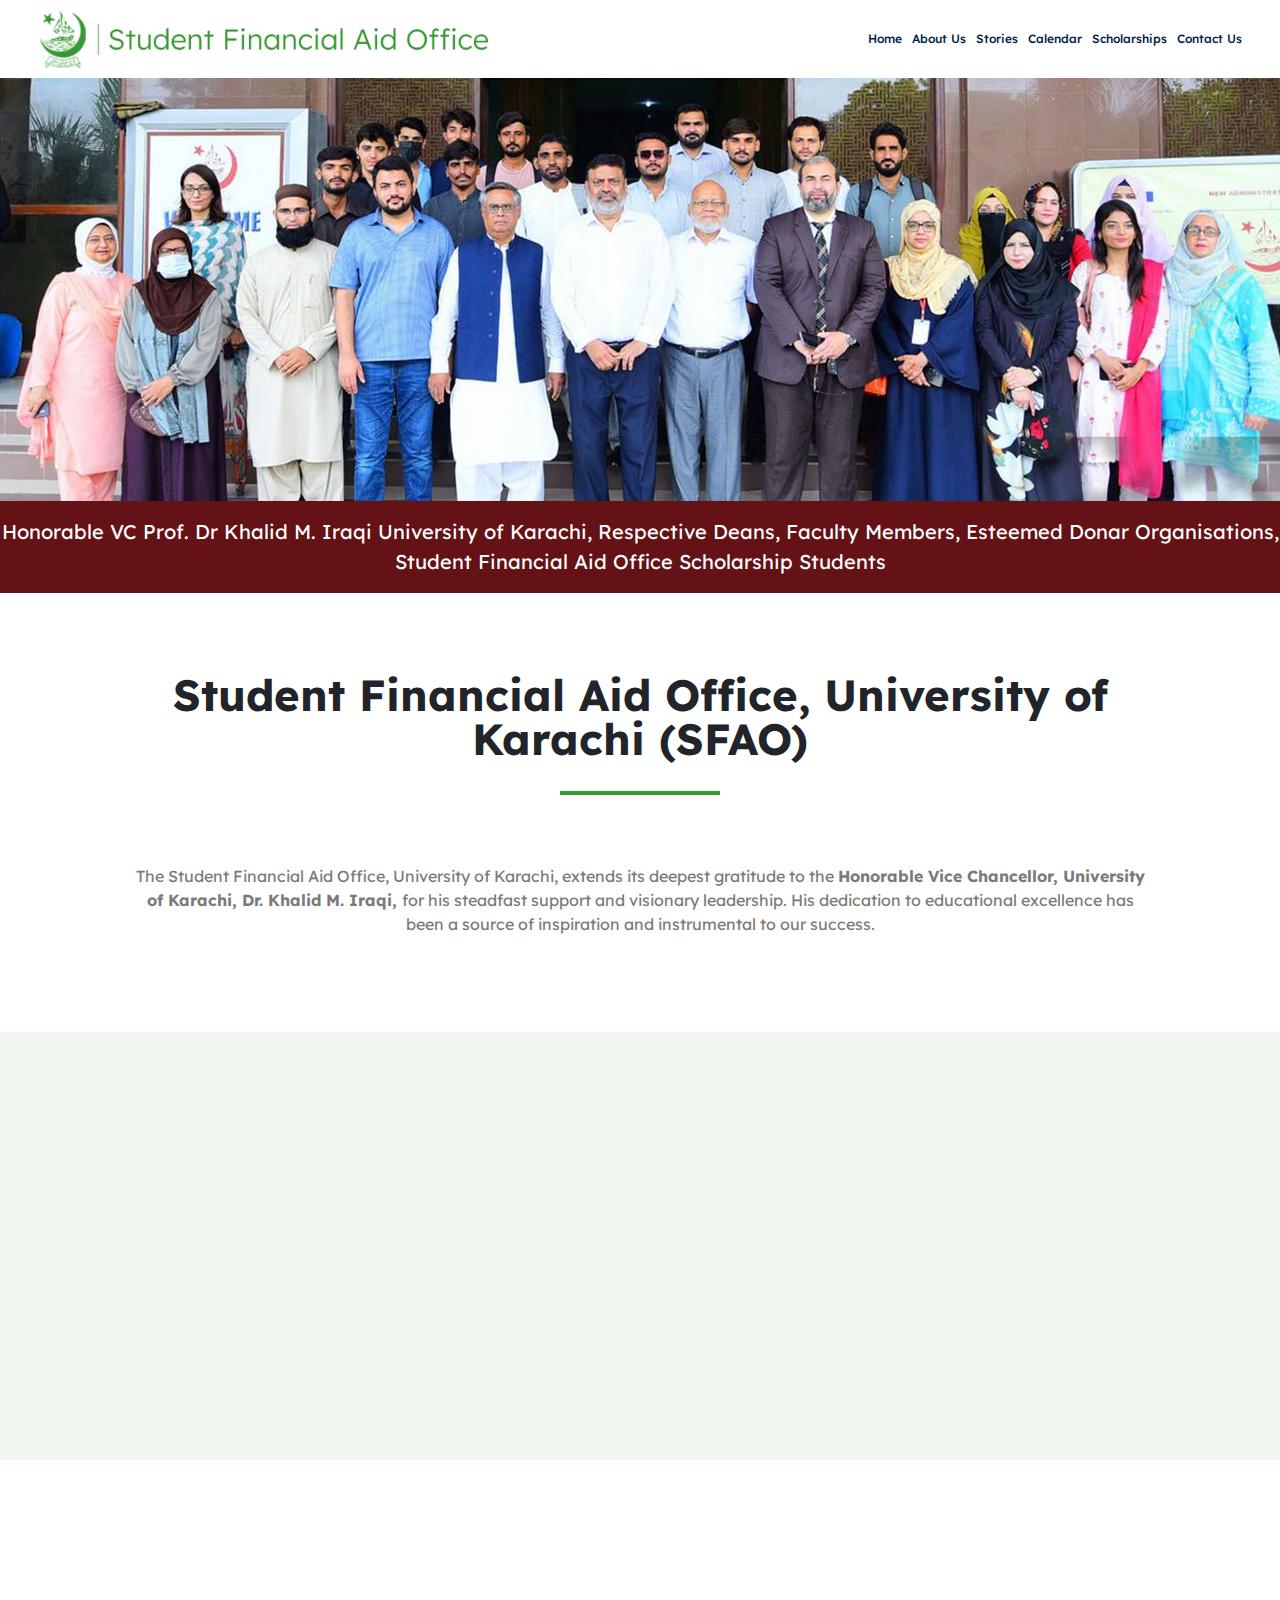
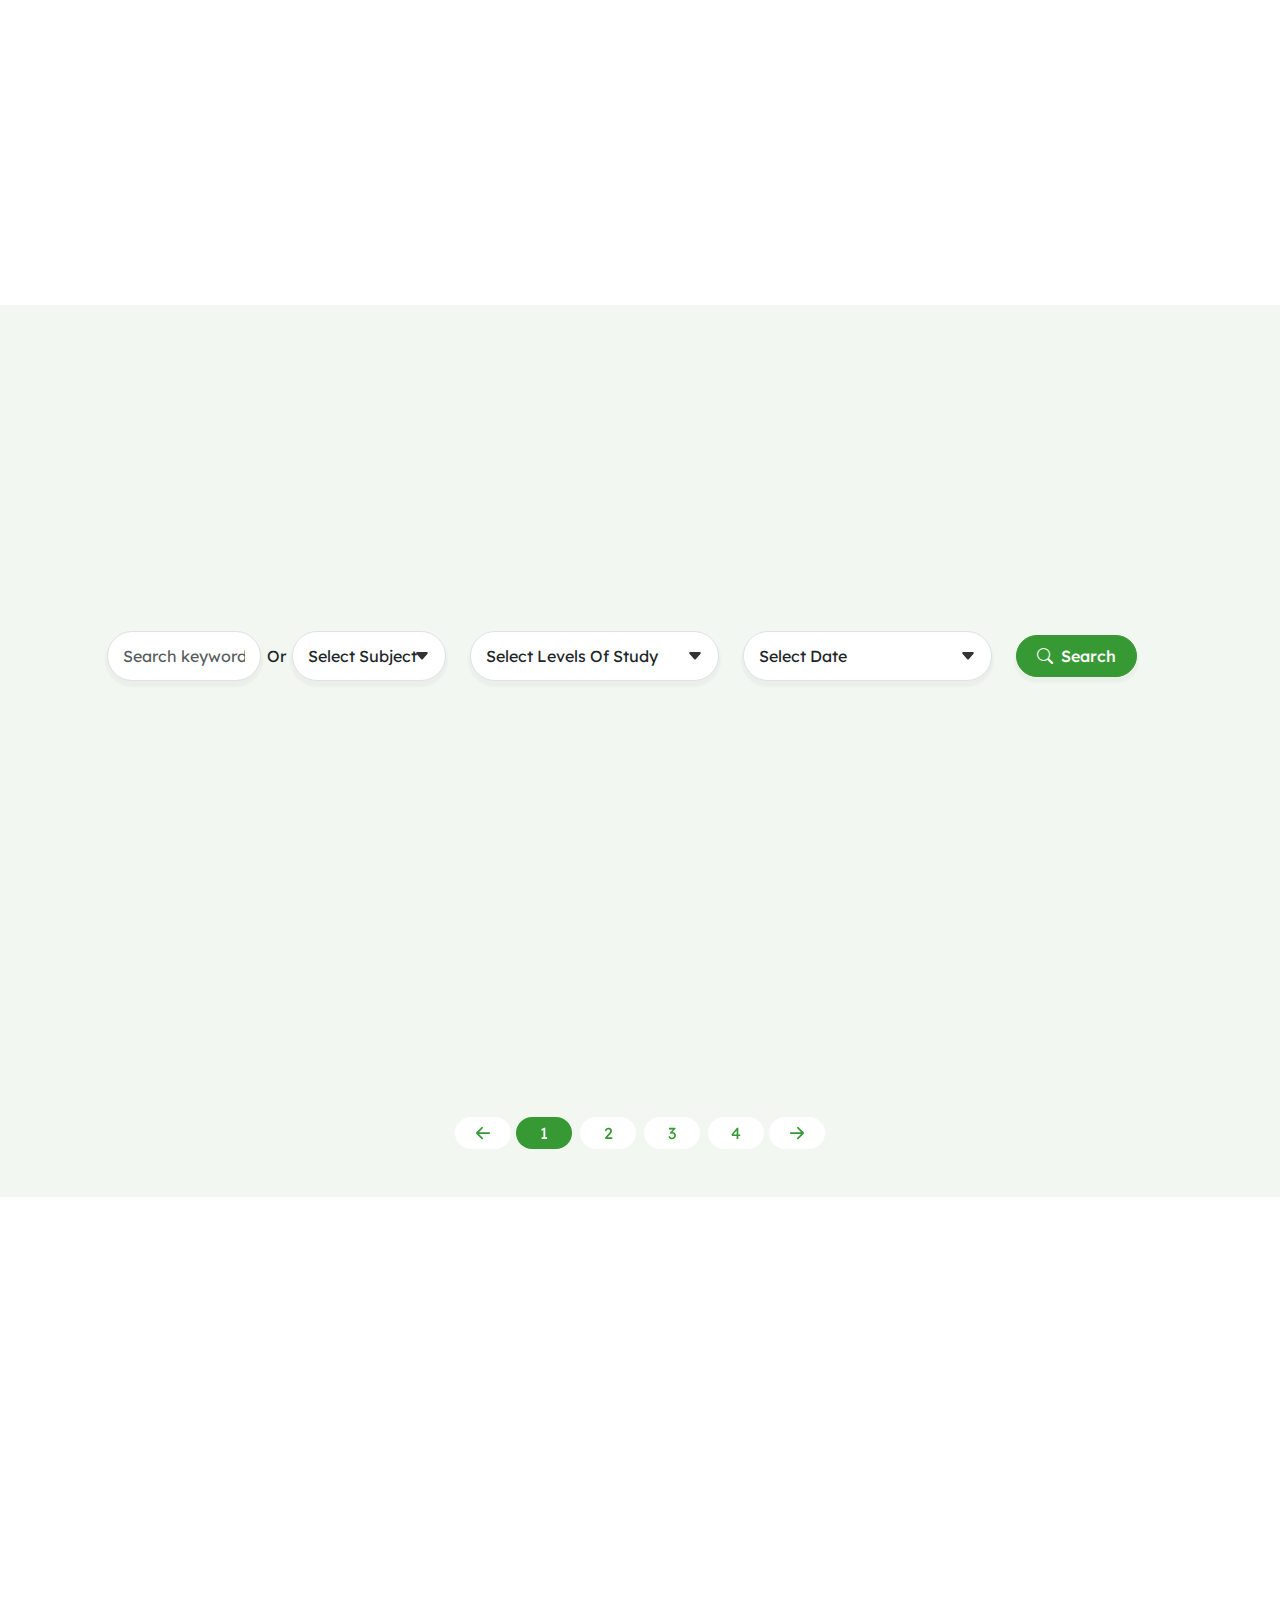
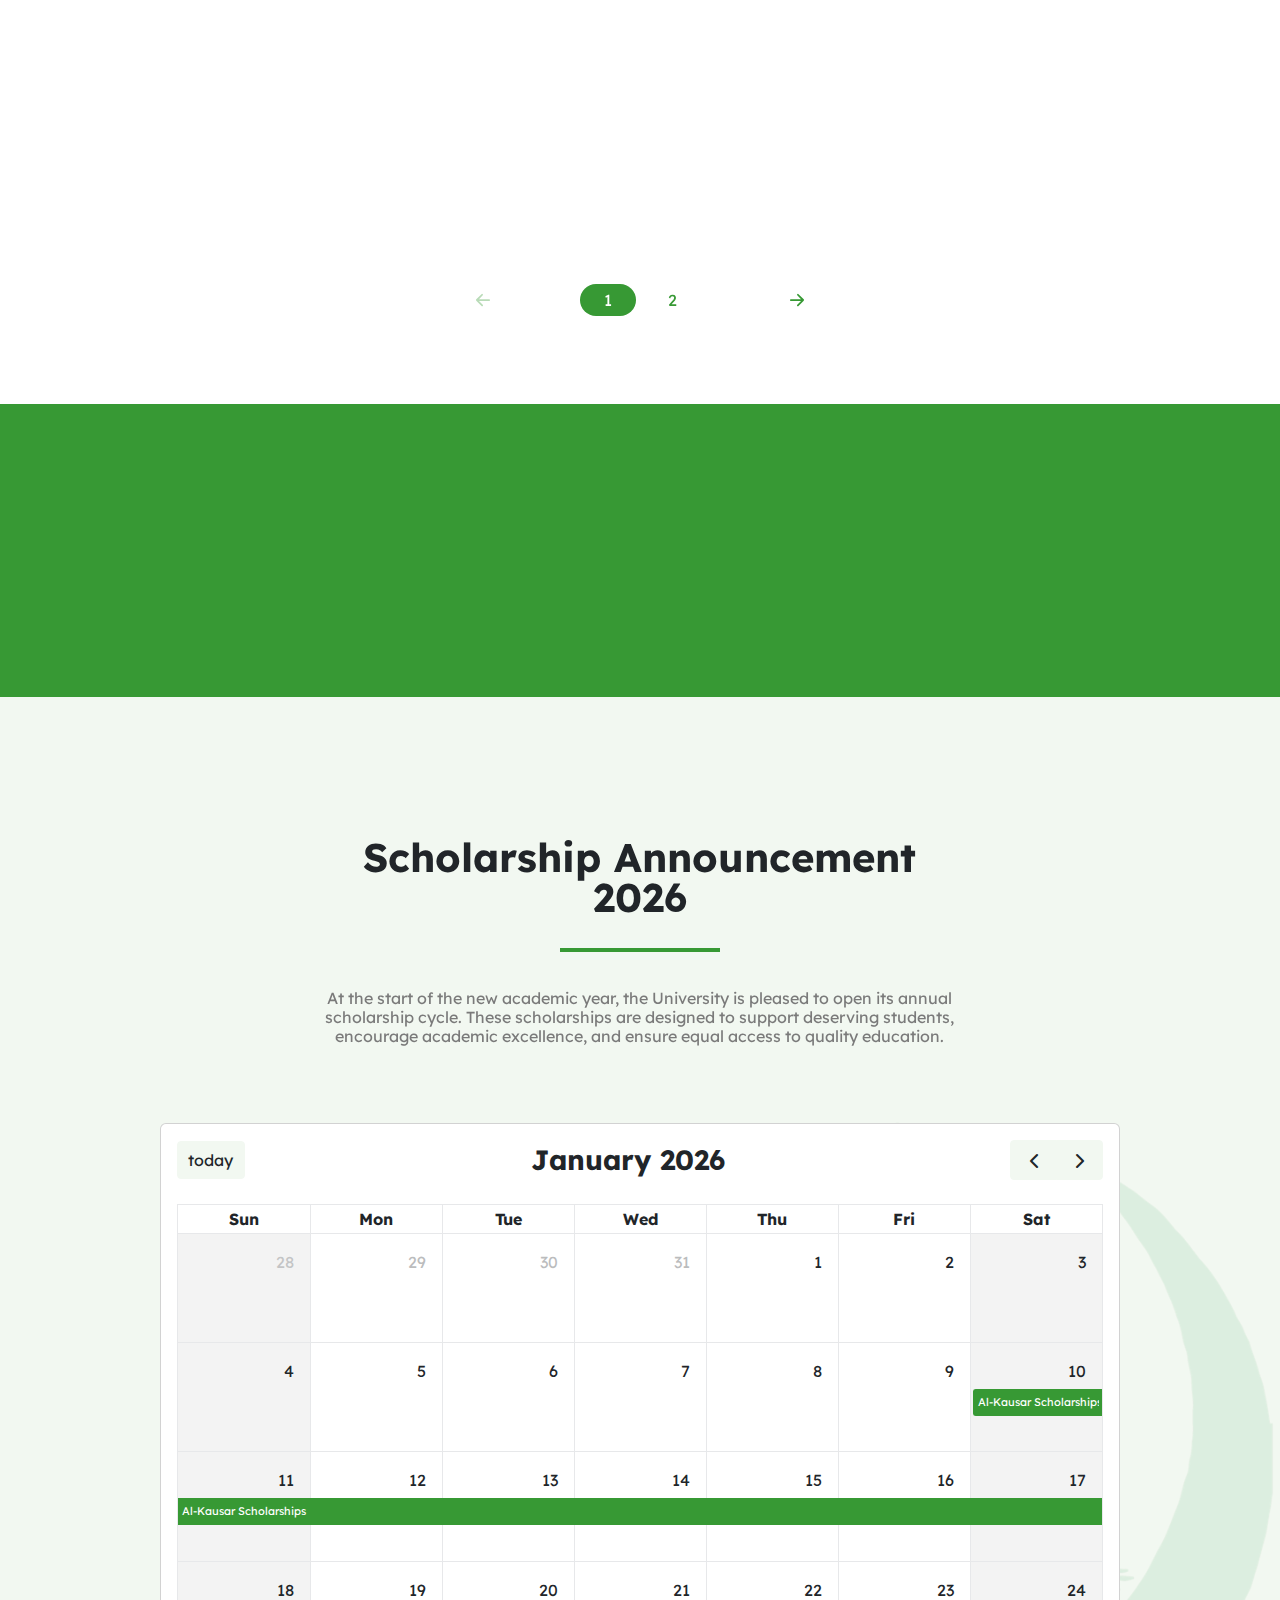
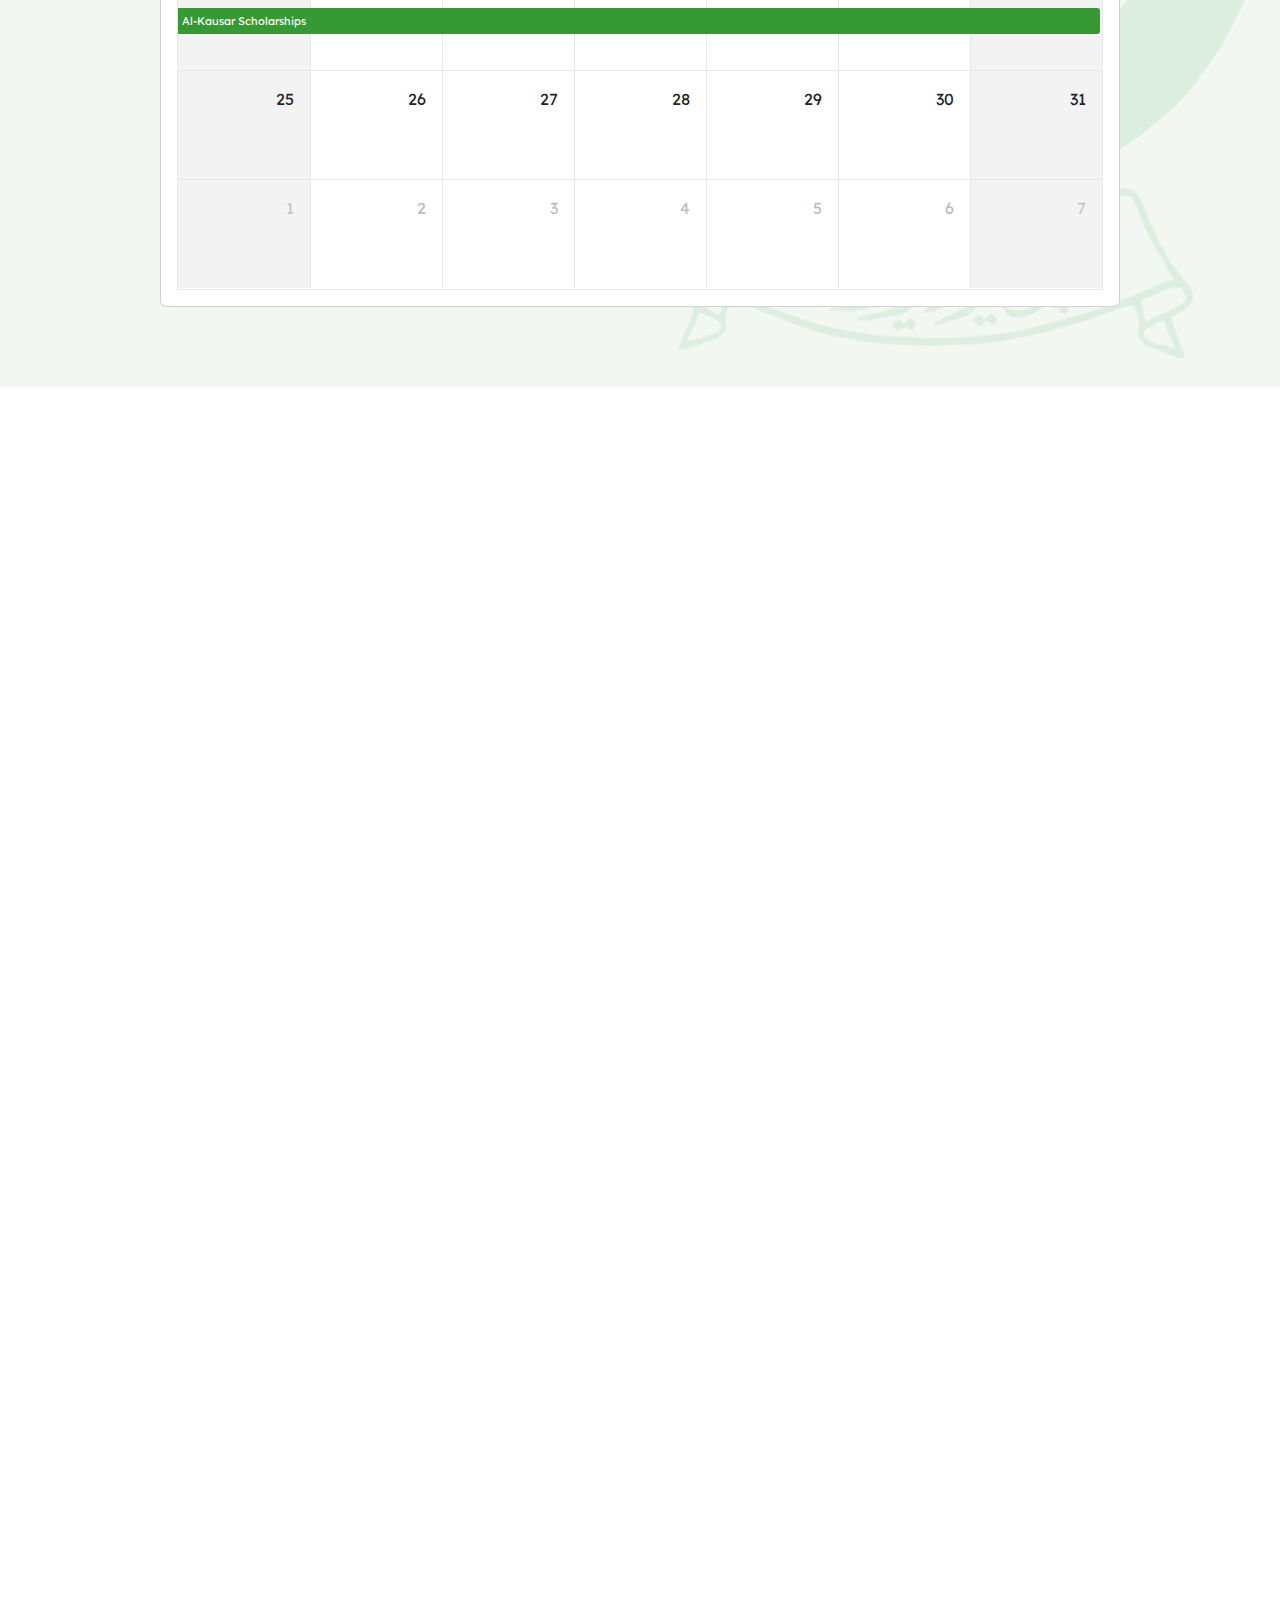
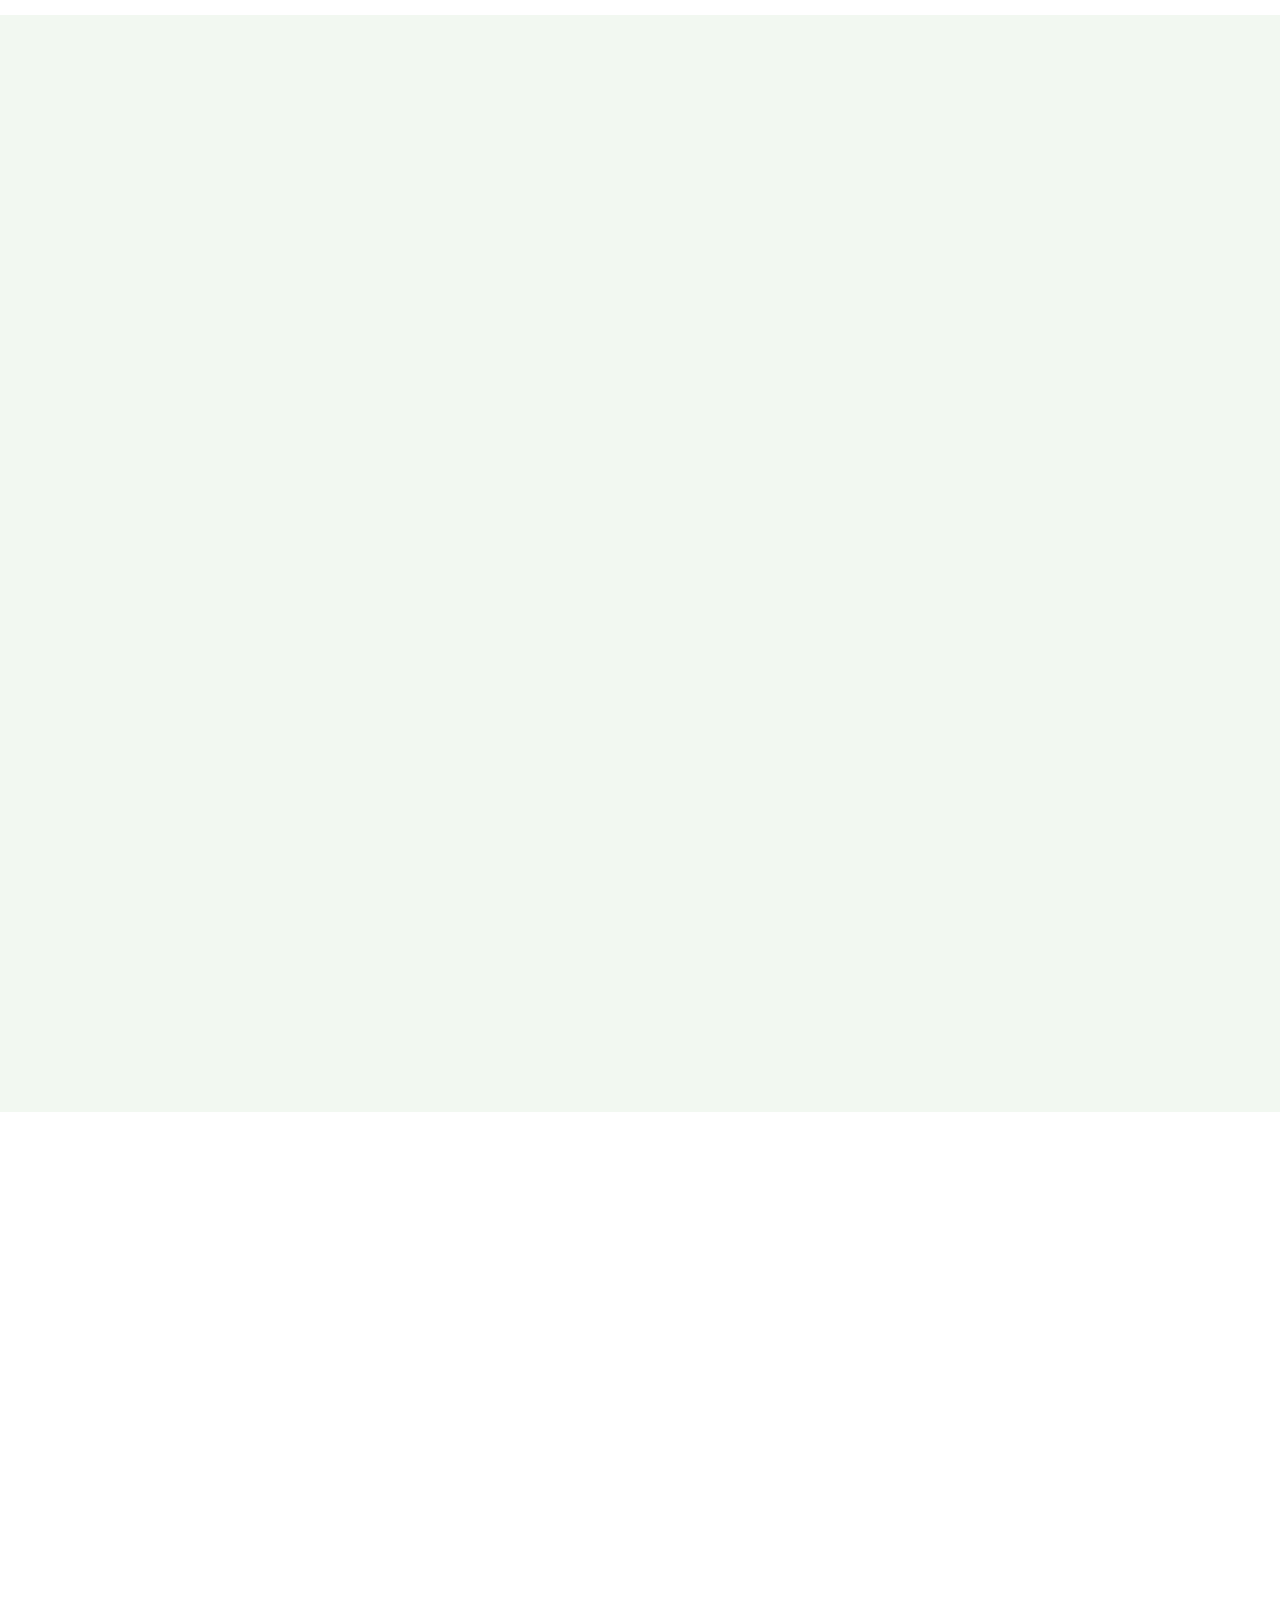
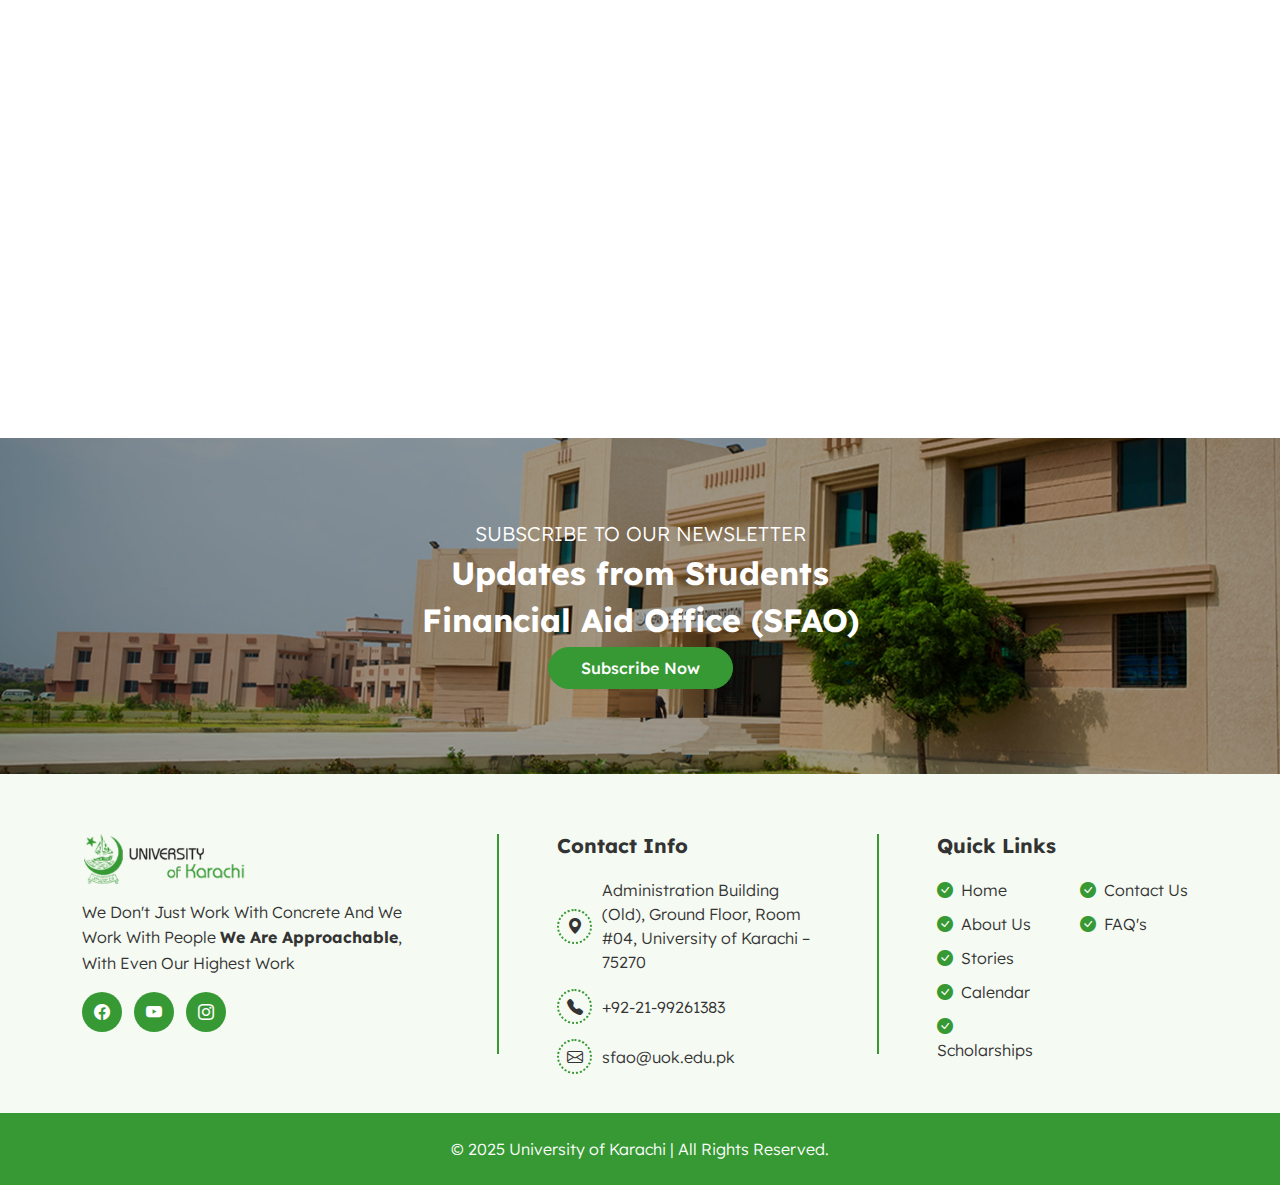
<file: index.html>
<!DOCTYPE html>
<html class="no-js" lang="">

<head>
  <meta charset="utf-8" />
  <meta http-equiv="x-ua-compatible" content="ie=edge" />
  <title>Karachi University - Student Financial Aid Office</title>

  <meta name="description" content="" />
  <meta name="viewport" content="width=device-width, initial-scale=1" />

  <meta name="theme-color" content="#379934" />

  <link rel="apple-touch-icon" href="images/fav_icons/icon.png" />

  <link rel="preconnect" href="https://fonts.googleapis.com" />
  <link rel="preconnect" href="https://fonts.gstatic.com" crossorigin />
  <link href="https://fonts.googleapis.com/css2?family=Lexend:wght@100..900&display=swap" rel="stylesheet" />

  <link rel="stylesheet" href="./css/main.css" />
  <link rel="stylesheet" href="css/style.css" />
</head>

<body>
  <!-- main holder start -->
  <div class="main_holder">
    <!-- header start -->
    <header>
      <div class="container_content">
        <div class="nav_holder clearfix">
          <div class="header_row">
            <a href="index.html" class="logo">
              <img src="images/sfao-logo.png" alt="Student Financial Aid Office" />
            </a>

            <div class="lg_menu d-xl-block">
              <nav>
                <ul>
                  <li>
                    <a href="index.html">Home</a>
                  </li>

                  <li>
                    <a href="about-us.html">About Us</a>
                  </li>

                  <li>
                    <a href="stories.html">Stories</a>
                  </li>


                  <li>
                    <a href="calendar.html">Calendar</a>
                  </li>

                  <li>
                    <a href="scholarship.html">Scholarships</a>
                  </li>

                  <li><a href="contact.html">Contact Us</a></li>
                </ul>
              </nav>
            </div>

            <a href="javascript:void(0);" class="search_btn searchClick btn_fill d-none">
              <i class="icon-magnifier"></i>
            </a>

            <div class="menu_btn_holder">
              <a href="javascript:void(0);" class="filter_overaly_trigger">
                <span>
                  <small></small>
                </span>
              </a>
            </div>
          </div>

          <!-- search start -->
          <div class="search_holder round_full">
            <div class="search_content">
              <form action="">
                <input type="text" class="form-control" placeholder="Search" />
              </form>
            </div>

            <span class="close_search searchOffClick">
              <i class="ri-close-line"></i>
            </span>
          </div>
          <!-- search end -->
        </div>
      </div>
    </header>
    <!-- header end -->

    <!-- main content start -->
    <main role="main" class="home_content nav_space clearfix">
      <!-- hero start -->
      <section class="home_hero_slider hero-font ">
        <div class="container_content ">
          <div class="hero_wrapper">
            <picture>
              <source media="(max-width: 767.98px)" srcset="images/home-hero-sm.jpg" />
              <img src="images/home-hero.jpg" alt="Hero Image" class="w-100 d-block" />
            </picture>
          </div>

          <div class="image-divider">
            <div class="text-divider">
              <div class="text-center py-3">
                <p class="mb-0 text-white">
                  Honorable VC Prof. Dr Khalid M. Iraqi University of Karachi,
                  Respective Deans, Faculty Members, Esteemed Donar Organisations,
                  Student Financial Aid Office Scholarship Students
                </p>
              </div>
            </div>
          </div>

        </div>
      </section>
      <!-- hero end -->

      <!-- about home start -->
      <section class="ptb_80 clearfix inner_about overflow-hidden">
        <div class="container">
          <div class="row g-0 justify-content-center">
            <div class="col-11 text-center">
              <div class="section_intro m-13 m-lg-15 mb_40">
                <h2 class="section_title h2 divider_heading center">
                  Student Financial Aid Office, University of Karachi (SFAO)
                </h2>
              </div>

              <div class="gray_7">
                <p>
                  The Student Financial Aid Office, University of Karachi,
                  extends its deepest gratitude to the
                  <strong>
                    Honorable Vice Chancellor, University of Karachi, Dr.
                    Khalid M. Iraqi,
                  </strong>
                  for his steadfast support and visionary leadership. His
                  dedication to educational excellence has been a source of
                  inspiration and instrumental to our success.
                </p>
              </div>
            </div>
          </div>
        </div>
      </section>
      <!-- about home end -->

      <!-- vc start -->
      <section class="section section_content_left clearfix overflow-hidden">
        <div class="container_content bg_light_logo">
          <div class="row align-items-center">
            <div class="col-lg-5 order-md-2" data-aos="fade-left">
              <div class="section_image ">
                <img src="images/pic-vc.jpg" alt="immersive" />
              </div>
            </div>

            <div class="col-lg-7">
              <div class="section_content" data-aos="fade-right">
                <h2 class="section_content_title divider_heading align-sm-center h2">
                  Message from Honorable Vice Chancellor
                </h2>

                <div class="sub_title h4 my-4 text-cen primary_color">
                  Prof. Dr. Khalid M. Iraqi
                </div>

                <div class="gray_7">
                  <p class="text-cen">
                    Our University is dedicated in providing you with the
                    tools and resources you need to excel through our
                    scholarship programs and support services, We are
                    committed to making your educational experience accessible
                    and rewarding. Embrace the challenges ahead with
                    determination and curiosity, for they will shape you into
                    the leaders and innovators of tomorrow
                  </p>
                </div>
              </div>
            </div>
          </div>
        </div>
      </section>
      <!-- vc end -->

      <!-- incharge  start -->
      <section class="section section_content_right clearfix overflow-hidden">
        <div class="container_content">
          <div class="row align-items-center">
            <div class="col-lg-5" data-aos="fade-right">
              <div class="section_image pt-5 pt-md-0">
                <img src="images/pic-ic.jpg" alt="immersive" />
              </div>
            </div>

            <div class="col-lg-7">
              <div class="section_content" data-aos="fade-left">
                <h2 class="section_content_title divider_heading align-sm-center h2">
                  Message from Student Financial Aid Office (SFAO) In charge
                </h2>

                <div class="sub_title h4 my-4 text-cen primary_color">
                  Prof. Dr. Ziasma Haneef Khan
                </div>

                <div class="gray_7">
                  <p class="text-cen">
                    The SFAO serves as a SUN MON TUE WED THU FRI SAT crucial
                    bridge, connecting bright and deserving students with
                    generous national and international donor organizations.
                    Our mission is to ensure that financial support empowers
                    students to achieve their academic dreams. Through this
                    partnership, students not only receive the aid they need
                    but also have the opportunity to showcase their academic
                    growth and excellence"
                  </p>
                </div>
              </div>
            </div>
          </div>
        </div>
      </section>
      <!-- incharge  end -->

      <!-- shcolarships start -->
      <section class="ptb_40 clearfix overflow-hidden bg_light_logo">
        <div class="container_content">
          <section class="pt_60 text-center">
            <div class="section_intro mb_60 fw_md h4 col-lg-9 col-xl-8 mx-auto text-center" data-aos="fade-left">
              <h2 class="section_title h2 divider_heading center">
                Scholarship Opportunities
              </h2>

              <div class="gray_7 col-lg-9 d-inline-block">
                <p>
                  The following scholarship programmes are offered for Morning
                  Programme Students Only, through which more than 1500
                  students benefit every year
                </p>
              </div>
            </div>
          </section>

          <div class="col-xl-10 col-lg-11 mx-auto">
            <!-- search filter -->
            <section class="search_container mb_60">
              <form id="searchForm">
                <!-- Filters Row -->
                <div class="row g-4 align-items-center">
                  <div class="col-lg-4">
                    <div class="filter_row_wrapper">
                      <div class="filter-section">
                        <input type="text" class="form-control" placeholder="Search keyword" />
                      </div>

                      <span>Or</span>

                      <div class="filter-section">
                        <div class="select-group">
                          <select class="form-select" aria-label="Select subject">
                            <option selected>Select Subject</option>
                            <option value="1">Computer Science</option>
                            <option value="2">Mathematics</option>
                            <option value="3">Physics</option>
                            <option value="4">Chemistry</option>
                            <option value="5">Biology</option>
                            <option value="6">Engineering</option>
                            <option value="7">Business</option>
                            <option value="8">Arts & Humanities</option>
                          </select>
                        </div>
                      </div>
                    </div>
                  </div>

                  <div class="col-lg-3">
                    <div class="filter-section">
                      <div class="select-group">
                        <select class="form-select" aria-label="Select level of study">
                          <option selected>Select Levels Of Study</option>
                          <option value="1">Undergraduate</option>
                          <option value="2">Graduate</option>
                          <option value="3">PhD</option>
                          <option value="4">Postdoctoral</option>
                          <option value="5">Professional</option>
                        </select>
                      </div>
                    </div>
                  </div>

                  <div class="col-lg-3">
                    <div class="filter-section">
                      <div class="select-group">
                        <select class="form-select" aria-label="Select date">
                          <option selected>Select Date</option>
                          <option value="1">Last 24 hours</option>
                          <option value="2">Past week</option>
                          <option value="3">Past month</option>
                          <option value="4">Past year</option>
                        </select>
                      </div>
                    </div>
                  </div>

                  <div class="col-lg-2">
                    <div class="group text-cen">
                      <button type="submit" class="btn btn_fill round_full">
                        <i class="bi bi-search me-2"></i>Search
                      </button>
                    </div>
                  </div>
                </div>
              </form>
            </section>

            <div class="swiper scholarship_swiper swiper_arrow_nav">
              <!-- wrapper -->
              <div class="swiper-wrapper ps-2 ps-lg-0">
                <!-- Slides -->
                <div class="swiper-slide">
                  <div class="icon_box_single bordered round_xl" data-aos="fade-up">
                    <div class="icon_box_single_header">
                      <h2 class="icon_box_single_header_title">
                        University of Karachi Alumni Association Houston USA
                        (UKAHA)
                      </h2>
                    </div>

                    <div class="icon_box_single_footer">
                      <a href="javascript:void(0);" class="btn btn_fill round_xl">Apply Now</a>
                    </div>
                  </div>
                </div>

                <div class="swiper-slide">
                  <div class="icon_box_single bordered round_xl" data-aos="fade-up">
                    <div class="icon_box_single_header">
                      <h2 class="icon_box_single_header_title">
                        University of Karachi Alumni Association (UKAA),
                        Baltimore, Scholarship
                      </h2>
                    </div>

                    <div class="icon_box_single_footer">
                      <a href="javascript:void(0);" class="btn btn_fill round_xl">Apply Now</a>
                    </div>
                  </div>
                </div>

                <div class="swiper-slide">
                  <div class="icon_box_single bordered round_xl" data-aos="fade-up">
                    <div class="icon_box_single_header">
                      <h2 class="icon_box_single_header_title">
                        Sindh HEC Indigenous Scholarships (for M.Phil & Ph.D.
                        students only)
                      </h2>
                    </div>

                    <div class="icon_box_single_footer">
                      <a href="javascript:void(0);" class="btn btn_fill round_xl">Apply Now</a>
                    </div>
                  </div>
                </div>

                <div class="swiper-slide">
                  <div class="icon_box_single bordered round_xl" data-aos="fade-up">
                    <div class="icon_box_single_header">
                      <h2 class="icon_box_single_header_title">
                        University of Karachi Alumni Association Houston USA
                        (UKAHA)
                      </h2>
                    </div>

                    <div class="icon_box_single_footer">
                      <a href="javascript:void(0);" class="btn btn_fill round_xl">Apply Now</a>
                    </div>
                  </div>
                </div>
              </div>
              <!-- pagination -->
              <div class="swiper-pagination scholarship_pagination"></div>

              <!-- navigation buttons -->
              <div class="swiper-button-prev scholarship_prev">
                <i class="bi bi-arrow-left-short"></i>
              </div>

              <div class="swiper-button-next scholarship_next">
                <i class="bi bi-arrow-right-short"></i>
              </div>
            </div>
          </div>
        </div>
      </section>
      <!-- shcolarships end -->

      <!-- stories start -->
      <section class="ptb_80 clearfix overflow-hidden">
        <div class="container_content">
          <section class="col-xl-10 col-lg-11 mx-auto">
            <div class="section_intro fw_md h4 mb_40" data-aos="fade-left">
              <div class="row g-4 justify-content-between align-items-center">
                <div class="col-lg-8 ">
                  <h2 class="section_title h2 center-divider stories_heading divider_heading">
                    Student Stories
                  </h2>

                  <div class="gray_7 col-lg-9 d-inline-block">
                    <p class="text-cen">
                      Lorem ipsum dolor sit amet, consectetur adipiscing elit,
                      sed do eiusm tem incid idunt ut labore et dolore magna
                      aliqua.
                    </p>
                  </div>
                </div>
                <div class="col-lg-4 text-lg-end text-center ">
                  <a href="javascript:void(0);" class="btn btn_fill round_full">Read More</a>
                </div>
              </div>
            </div>

            <div class="swiper stories_swiper swiper_arrow_nav">
              <!-- wrapper -->
              <div class="swiper-wrapper ps-2 ps-lg-0">

                <div class="swiper-slide">
                  <div class="info_card_single" data-aos="fade-up">
                    <div class="info_card_single_media">
                      <a href="javascript:void(0);">
                        <img src="images/story-1.jpg" alt="values" />
                      </a>
                    </div>
                    <div class="info_card_single_content">
                      <h4 class="info_card_single_content_title">
                        Bilal Shaikh Bachelor’s & Master’s Scholarship
                      </h4>

                      <a href="javascript:void(0);" class="btn btn-link">
                        Learn more

                        <i class="bi bi-arrow-right-short"></i>
                      </a>
                    </div>
                  </div>
                </div>

                <div class="swiper-slide">
                  <div class="info_card_single" data-aos="fade-up">
                    <div class="info_card_single_media">
                      <a href="javascript:void(0);">
                        <img src="images/story-2.jpg" alt="values" />
                      </a>
                    </div>
                    <div class="info_card_single_content">
                      <h4 class="info_card_single_content_title">
                        Ali & Sidra Bachelor’s Scholarship
                      </h4>

                      <a href="javascript:void(0);" class="btn btn-link">
                        Learn more

                        <i class="bi bi-arrow-right-short"></i>
                      </a>
                    </div>
                  </div>
                </div>

                <div class="swiper-slide">
                  <div class="info_card_single" data-aos="fade-up">
                    <div class="info_card_single_media">
                      <a href="javascript:void(0);">
                        <img src="images/story-3.jpg" alt="values" />
                      </a>
                    </div>
                    <div class="info_card_single_content">
                      <h4 class="info_card_single_content_title">
                        Sameera Iqbal Master’s Scholarship
                      </h4>

                      <a href="javascript:void(0);" class="btn btn-link">
                        Learn more

                        <i class="bi bi-arrow-right-short"></i>
                      </a>
                    </div>
                  </div>
                </div>

                <div class="swiper-slide">
                  <div class="info_card_single" data-aos="fade-up">
                    <div class="info_card_single_media">
                      <a href="javascript:void(0);">
                        <img src="images/story-1.jpg" alt="values" />
                      </a>
                    </div>
                    <div class="info_card_single_content">
                      <h4 class="info_card_single_content_title">
                        Bilal Shaikh Bachelor’s & Master’s Scholarship
                      </h4>

                      <a href="javascript:void(0);" class="btn btn-link">
                        Learn more

                        <i class="bi bi-arrow-right-short"></i>
                      </a>
                    </div>
                  </div>
                </div>



              </div>

              <!-- pagination -->
              <div class="swiper-pagination stories_pagination"></div>

              <!-- navigation buttons -->
              <div class="swiper-button-prev stories_prev">
                <i class="bi bi-arrow-left-short"></i>
              </div>

              <div class="swiper-button-next stories_next">
                <i class="bi bi-arrow-right-short"></i>
              </div>
            </div>
          </section>
        </div>
      </section>
      <!-- stories end -->

      <!-- divider start -->
      <section class="ptb_80 bg_primary text-white clearfix overflow-hidden">
        <div class="container_content">
          <section class="col-xl-10 col-lg-11 mx-auto">
            <div class="section_intro fw_md h4" data-aos="fade-left">
              <div class="row justify-content-between align-items-center">
                <div class="col-lg-3">
                  <h2 class="section_title text-cen h2">Scholarship Programs</h2>
                </div>

                <div class="col-lg-6">
                  <div class="d-inline-block">
                    <p class="text-cen">
                      It is a long established fact that a reader will be
                      distracted by the readablecont of a page when looking at
                      its layout. The point of using Lorem Ipsum is that it
                      has more-or-less normal distribution of letters, as
                      opposed to using.
                    </p>
                  </div>
                </div>

                <div class="col-lg-3 text-lg-end text-center">
                  <a href="javascript:void(0);" class="btn btn_fill light  round_full">Financial Aid</a>
                </div>
              </div>
            </div>
          </section>
        </div>
      </section>
      <!-- divider end -->

      <!-- calendar -->

      <section class="ptb_80 bg_light_logo calendar_section bg_f" style="background-image: url(images/ku-logo.png)">
        <div class="container_content">
          <section class="col-xl-9 col-lg-11 mx-auto">
            <section class="pt_60 text-center">
              <div class="section_intro mb_60 fw_md h4 col-lg-9 col-xl-8 mx-auto text-center aos-init aos-animate"
                data-aos="fade-left">
                <h2 class="section_title h2 divider_heading center">
                  Scholarship Announcement 2026
                </h2>

                <div class="gray_7 d-inline-block">
                  <p>
                    At the start of the new academic year, the University is
                    pleased to open its annual scholarship cycle. These
                    scholarships are designed to support deserving students,
                    encourage academic excellence, and ensure equal access to
                    quality education.
                  </p>
                </div>
              </div>
            </section>

            <div class="card">
              <div class="card-body">
                <div id="calendar"></div>
              </div>
            </div>
          </section>
        </div>
      </section>

      <section class="ptb_40 clearfix inner_about overflow-hidden">
        <div class="container">
          <div class="row g-0 justify-content-center">
            <div class="col-11 text-center">
              <div class="section_intro m-13 m-lg-15 mb_40" data-aos="fade-up">
                <h2 class="section_title h2  stories_heading divider_heading center">
                  Appreciation
                </h2>
              </div>

              <div class="gray_7" data-aos="fade-right">
                <p>
                  Lorem ipsum dolor sit amet, consectetur adipiscing elit, sed
                  do eiusm tem incid idunt ut labore et dolore magna aliqua.
                  Lorem ipsum dolor sit amet, consectetur adipiscing elit, sed
                  do eiusm tem incid idunt ut labore et dolore magna aliqua.
                </p>
              </div>
            </div>
          </div>
        </div>
      </section>

      <section class="ptb_80 clearfix overflow-hidden">
        <div class="container_content">
          <section class="col-xl-10 col-lg-11 mx-auto">
            <div class="section_intro fw_md h4 mb_80" data-aos="fade-left">
              <div class="row g-4 justify-content-between align-items-center">
                <div class="col-lg-8">
                  <h2 class="section_title h2 process-heading center-divider  stories_heading divider_heading">
                    Process of our Programs
                  </h2>

                  <div class="gray_7 text-cen col-lg-9 d-inline-block">
                    <p>
                      Lorem ipsum dolor sit amet, consectetur adipiscing elit,
                      sed do eiusm tem incid idunt ut labore et dolore magna
                      aliqua.
                    </p>
                  </div>
                </div>
                <div class="col-lg-4 text-lg-end text-center">
                  <a href="javascript:void(0);" class="btn btn_fill round_full">Read More</a>
                </div>
              </div>
            </div>

            <div class="row g-4" data-aos="fade-up">
              <div class="col-lg-4">
                <div class="info_card_single info_shadow">
                  <div class="info_card_single_media">
                    <a href="javascript:void(0);">
                      <img src="images/process-1.jpg" alt="values" />
                    </a>
                  </div>
                  <div class="info_card_single_content">
                    <h4 class="info_card_single_content_title">
                      Plans Your Studies
                    </h4>

                    <p>
                      There are many variations of passages of Lorem Ipsum
                      aviable but the majority have suffered alteration in
                      some form.
                    </p>

                    <a href="javascript:void(0);" class="btn btn-link">
                      Learn more

                      <i class="bi bi-arrow-right-short"></i>
                    </a>
                  </div>
                </div>
              </div>

              <div class="col-lg-4">
                <div class="info_card_single info_shadow">
                  <div class="info_card_single_media">
                    <a href="javascript:void(0);">
                      <img src="images/process-2.jpg" alt="values" />
                    </a>
                  </div>
                  <div class="info_card_single_content">
                    <h4 class="info_card_single_content_title">
                      Scholarships & Funding
                    </h4>

                    <p>
                      There are many variations of passages of Lorem Ipsum
                      aviable but the majority have suffered alteration in
                      some form.
                    </p>

                    <a href="javascript:void(0);" class="btn btn-link">
                      Learn more

                      <i class="bi bi-arrow-right-short"></i>
                    </a>
                  </div>
                </div>
              </div>

              <div class="col-lg-4">
                <div class="info_card_single info_shadow">
                  <div class="info_card_single_media">
                    <a href="javascript:void(0);">
                      <img src="images/process-3.jpg" alt="values" />
                    </a>
                  </div>
                  <div class="info_card_single_content">
                    <h4 class="info_card_single_content_title">
                      Universities
                    </h4>

                    <p>
                      There are many variations of passages of Lorem Ipsum
                      aviable but the majority have suffered alteration in
                      some form.
                    </p>

                    <a href="javascript:void(0);" class="btn btn-link">
                      Learn more

                      <i class="bi bi-arrow-right-short"></i>
                    </a>
                  </div>
                </div>
              </div>
            </div>
          </section>
        </div>
      </section>

      <section class="sfao-events-section overflow-hidden color-limegreeen ">
        <div class="container">
          <div class="text-sfao-events" data-aos="fade-up">
            <h2 class="section_title h2 divider_heading center text-center">
              SFAO Events
            </h2>
          </div>
          <div class="image-collage">
            <div class="row" data-aos="fade-left">

              <div class="col-md-4">
                <div class="image-box">
                  <img src="./images/uok/img1.png" class="img-fluid w-100">
                </div>
              </div>

              <div class="col-md-4">
                <div class="image-box">
                  <img src="images/uok/img2.png" class="img-fluid w-100">
                </div>
              </div>

              <div class="col-md-4">
                <div class="image-box">
                  <img src="images/uok/img3.png" class="img-fluid w-100">
                </div>
              </div>

              <div class="col-md-4">
                <div class="image-box">
                  <img src="images/uok/img4.png" class="img-fluid w-100">
                </div>
              </div>

              <div class="col-md-4">
                <div class="image-box">
                  <img src="images/uok/img5.png" class="img-fluid w-100">
                </div>
              </div>

              <div class="col-md-4">
                <div class="image-box">
                  <img src="images/uok/img6.png" class="img-fluid w-100">
                </div>
              </div>

              <div class="col-md-4">
                <div class="image-box">
                  <img src="images/uok/img7.png" class="img-fluid w-100">
                </div>
              </div>

              <div class="col-md-4">
                <div class="image-box">
                  <img src="images/uok/img8.png" class="img-fluid w-100">
                </div>
              </div>

              <div class="col-md-4">
                <div class="image-box">
                  <img src="images/uok/img9.png" class="img-fluid w-100">
                </div>
              </div>

            </div>
          </div>
          <div class="seemore" data-aos="fade-up">
            <a href="#" class="btn btn_fill round_full">See More</a>
          </div>
        </div>
      </section>



      <section class="section section_content_left clearfix overflow-hidden ptb_60" id="faq">
        <div class="container_content">
          <div class="row align-items-center">
            <div class="col-lg-5 order-md-2" data-aos="fade-left">
              <div class="section_image custom-size">
                <img src="images/dpa.jpg" alt="immersive" />
              </div>
            </div>

            <div class="col-lg-7">
              <div class="section_content" data-aos="fade-right">
                <h2 class="section_content_title divider_heading h2">
                  Frequently Asked Questions (FAQs) for University
                  Scholarships
                </h2>

                <div class="gray_7">
                  <p>
                    Only when different values, experiences and perspectives
                    are met with free and open discourse can education be
                    truly transformative..
                  </p>
                </div>

                <article class="faq_accord">
                  <div class="faq_single">
                    <h5 class="faq_single_title btn_faq active">
                      <span>
                        How many scholarship slots are available, and what is
                        the award amount for Sindh HEC indigenous?
                      </span>

                      <i class="bi bi-plus-lg"></i>
                    </h5>
                    <div class="faq_single_content">
                      63 scholarship slots are provided in 2023-24. Each
                      successful candidate is rewarded Rs. 230,000.
                    </div>
                  </div>

                  <div class="faq_single">
                    <h5 class="faq_single_title btn_faq">
                      <span>
                        How long is the HEC need-based scholarship duration,
                        and what is the award amount?
                      </span>
                      <i class="bi bi-plus-lg"></i>
                    </h5>
                    <div class="faq_single_content">
                      Lorem, ipsum dolor sit amet consectetur adipisicing
                      elit. Unde cum, assumenda nostrum amet temporibus magni
                      pariatur. Molestias sequi repellat ut.
                    </div>
                  </div>

                  <div class="faq_single">
                    <h5 class="faq_single_title btn_faq">
                      <span>
                        Which departments/faculties are eligible for the
                        Bismillah Bibi & Mrs. Talat Jamil Scholarship?
                      </span>
                      <i class="bi bi-plus-lg"></i>
                    </h5>
                    <div class="faq_single_content">
                      Lorem, ipsum dolor sit amet consectetur adipisicing
                      elit. Unde cum, assumenda nostrum amet temporibus magni
                      pariatur. Molestias sequi repellat ut.
                    </div>
                  </div>

                  <div class="faq_single">
                    <h5 class="faq_single_title btn_faq">
                      <span>
                        Where can I find details about the scholarship
                        interview, including time and venue?
                      </span>
                      <i class="bi bi-plus-lg"></i>
                    </h5>
                    <div class="faq_single_content">
                      Lorem, ipsum dolor sit amet consectetur adipisicing
                      elit. Unde cum, assumenda nostrum amet temporibus magni
                      pariatur. Molestias sequi repellat ut.
                    </div>
                  </div>
                </article>
              </div>
            </div>
          </div>
        </div>
      </section>


    </main>

    <section class="section-5 overflow-hidden clearfix clear position-relative ">
      <div class="image-container-bottom">
        <img src="./images/uok/newsletterbg.jpg" alt="Newsletter" class="img-fluid w-100" />

        <div class="overlay-bottom d-flex flex-column justify-content-center align-items-center text-center">
          <h5 class="text-white">Subscribe to Our Newsletter</h5>
          <h2 class="text-white">Updates from Students</h2>
          <h2 class="text-white">Financial Aid Office (SFAO)</h2>
          <a href="#" class="btn btn_fill round_full">Subscribe Now</a>
        </div>
      </div>
    </section>

    <footer class="uok-footer overflow-hidden">
      <div class="container">
        <div class="row align-items-start">

          <!-- Logo & About -->
          <div class="col-md-4 mb-4">
            <img src="images/uok/footer-logo.png" alt="University of Karachi" class="footer-logo mb-3">

            <p class="footer-text">
              We Don't Just Work With Concrete And We Work With People
              <strong>We Are Approachable</strong>, With Even Our Highest Work
            </p>

            <div class="social-icons mt-3">
              <a href="#"><i class="bi bi-facebook"></i></a>
              <a href="#"><i class="bi bi-youtube"></i></a>
              <a href="#"><i class="bi bi-instagram"></i></a>
            </div>
          </div>

          <!-- Divider -->
          <div class="col-md-1 ">
            <div class="vertical-line"></div>
          </div>

          <!-- Contact Info -->
          <div class="col-md-3 mb-4">
            <h5 class="footer-heading">Contact Info</h5>
            <ul class="footer-list">
              <li>
                <span class="icon-circle"><i class="bi bi-geo-alt-fill"></i></span>
                <span>Administration Building (Old), Ground Floor, Room #04, University of Karachi – 75270</span>
              </li>
              <li>
                <span class="icon-circle"><i class="bi bi-telephone-fill"></i></span>
                +92-21-99261383
              </li>
              <li>
                <span class="icon-circle"><i class="bi bi-envelope"></i></span>
                sfao@uok.edu.pk
              </li>
            </ul>
          </div>

          <!-- Divider -->
          <div class="col-md-1 ">
            <div class="vertical-line"></div>
          </div>

          <!-- Quick Links -->
          <div class="col-md-3">
            <h5 class="footer-heading">Quick Links</h5>

            <div class="row">
              <div class="col-6">
                <ul class="footer-links">

                  <li><a href="index.html"><i class="bi bi-check-circle-fill me-2"></i>Home</a></li>


                  <li><a href="about-us.html"><i class="bi bi-check-circle-fill me-2"></i>About Us</a></li>


                  <li><a href="stories.html"><i class="bi bi-check-circle-fill me-2 "></i>Stories</a></li>


                  <li><a href="calendar.html"><i class="bi bi-check-circle-fill me-2 "></i>Calendar</a></li>


                  <li><a href="scholarship.html"><i class="bi bi-check-circle-fill me-2 "></i>Scholarships</a></li>

                </ul>
              </div>
              <div class="col-6">
                <ul class="footer-links">

                  <li><a href="contact.html"><i class="bi bi-check-circle-fill me-2 "></i>Contact Us</a></li>


                  <li><a href="index.html#faq"><i class="bi bi-check-circle-fill me-2 "></i>FAQ's</a></li>

                </ul>
              </div>
            </div>
          </div>
        </div>
      </div>
      <div class="section-6">
        <div class="bottom-bar">
          <div class="container text-center text-white py-4">
            <p class="mb-0">&copy; 2025 University of Karachi | All Rights Reserved.</p>
          </div>
        </div>
      </div>
    </footer>



  </div>





  <div class="content_overlay_wrapper overlay_filter" data-lenis-prevent>
    <article class="offcanvas_content">
      <div class="overlay_content_holder">
        <div class="overlay_content sm_menu">
          <ul>
            <li>
              <a href="index.html">Home</a>
            </li>

            <li>
              <a href="about-us.html">About Us</a>
            </li>

            <li>
              <a href="stories.html">Stories</a>
            </li>

            <li>
              <a href="calendar.html">Calendar</a>
            </li>


            <li>
              <a href="scholarship.html">Scholarships</a>
            </li>

            <li><a href="contact.html">Contact Us</a></li>
          </ul>
        </div>
      </div>
    </article>
  </div>


  <button class="btn btn_bkt" id="btnTop" type="button">
    <i class="ri-arrow-up-s-line"></i>
    <span> Go to top </span>
  </button>

  <script src="js/jquery.js"></script>
  <script src="js/jquery-migrate.js"></script>
  <script src="js/vendor.js"></script>
  <script src="js/main.js"></script>
</body>

</html>
</file>
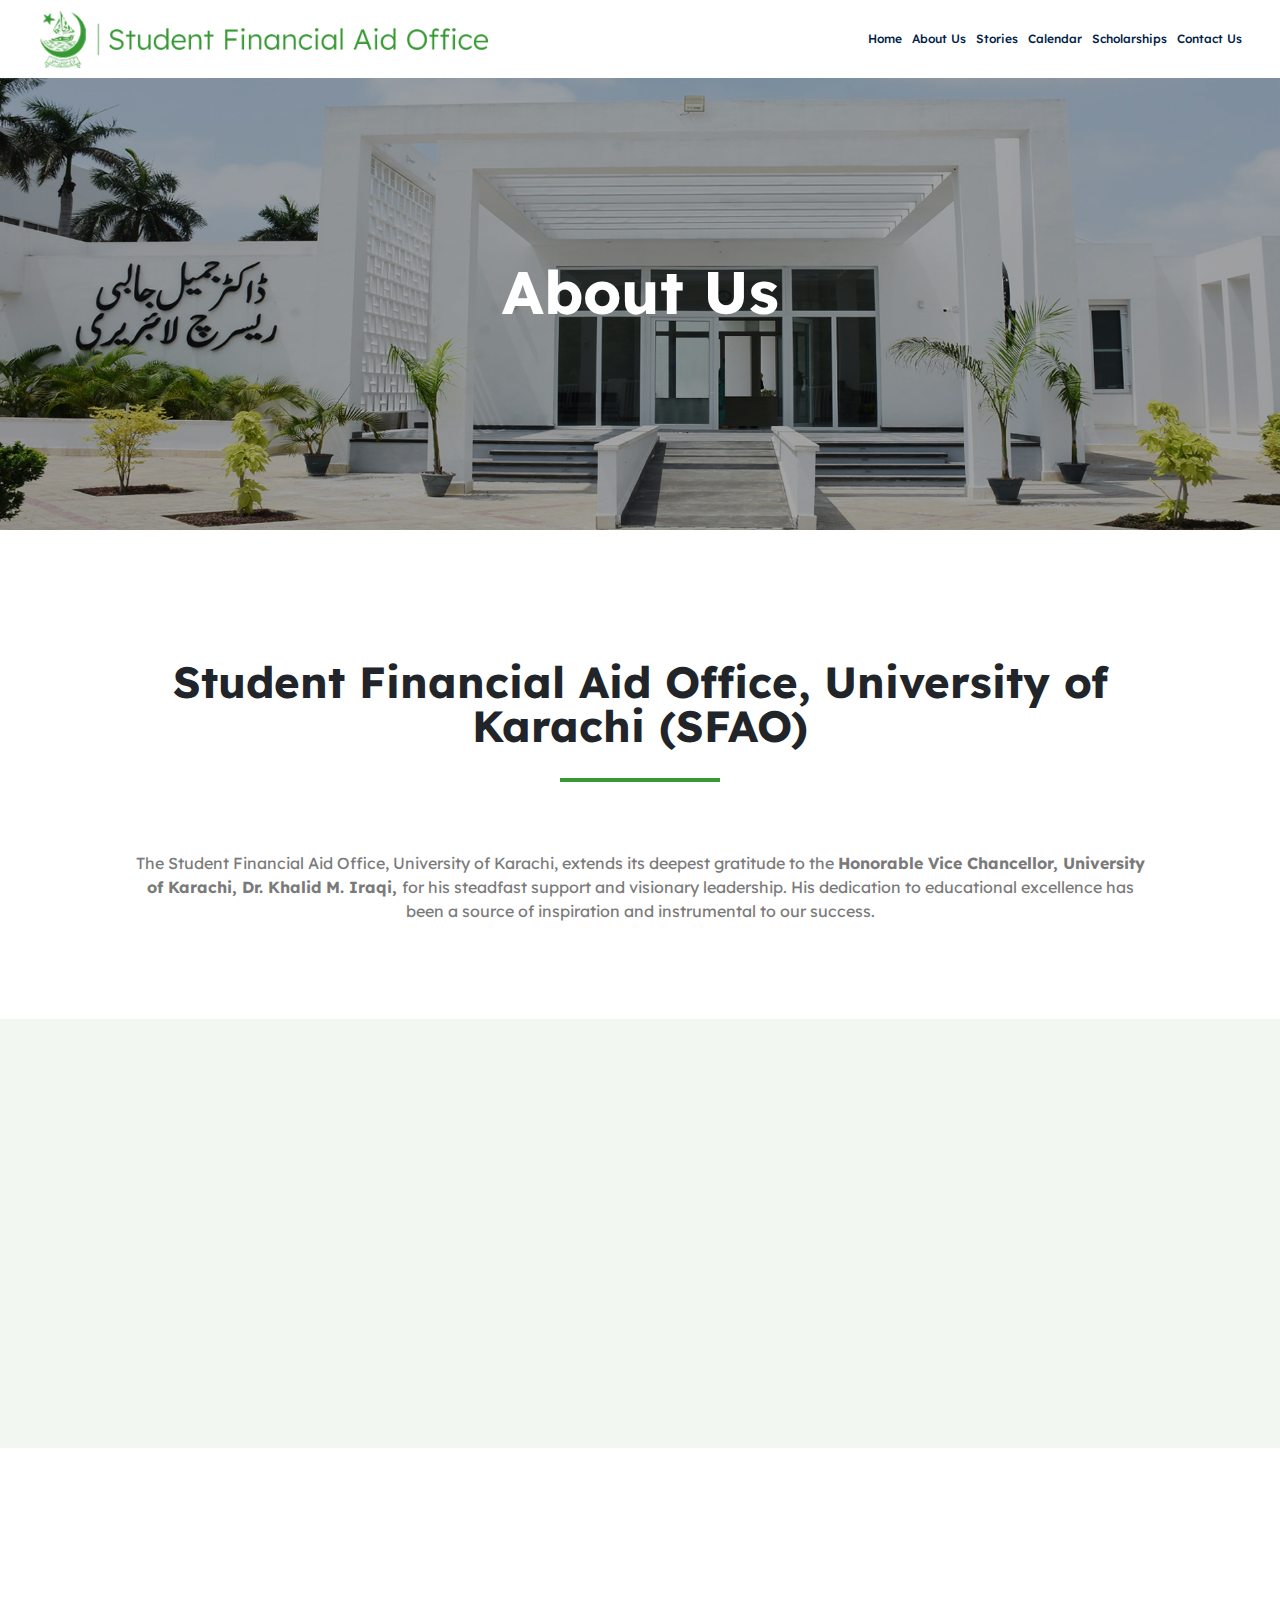
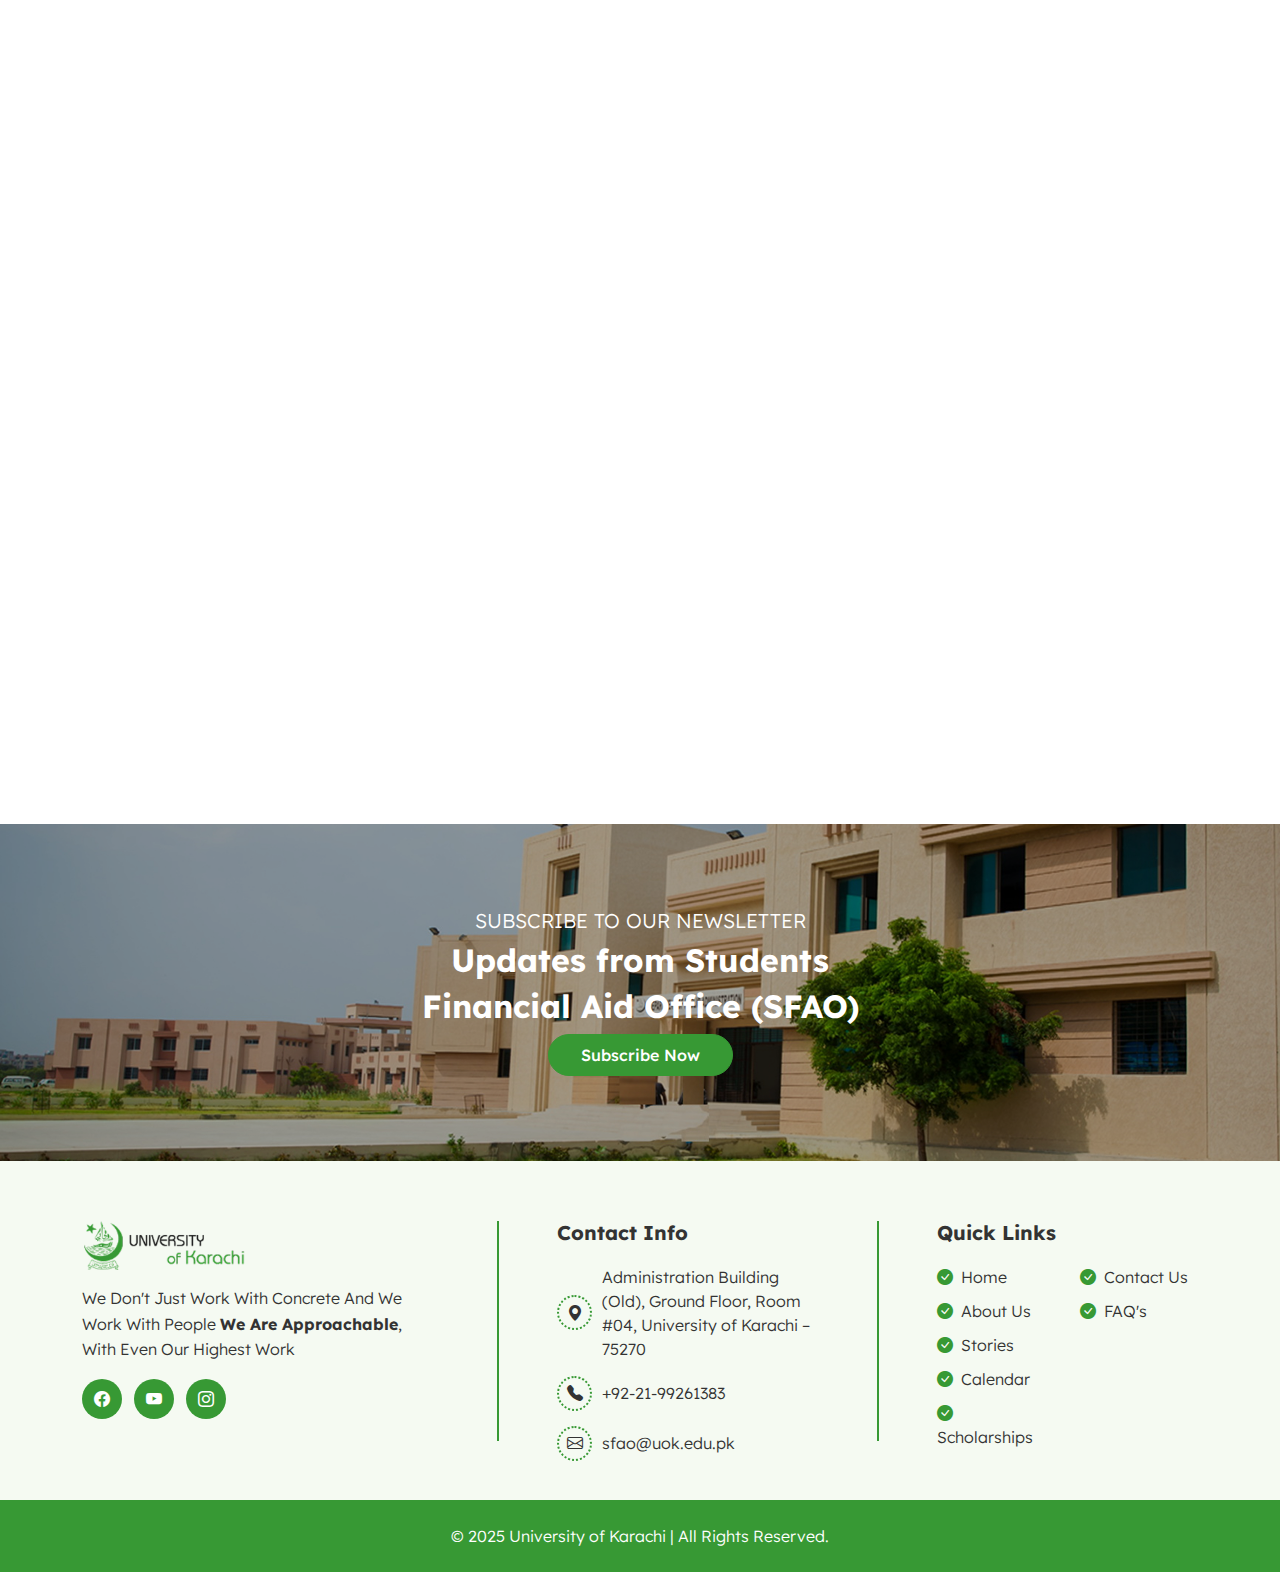
<file: about-us.html>
<!DOCTYPE html>
<html class="no-js" lang="">

<head>
  <meta charset="utf-8" />
  <meta http-equiv="x-ua-compatible" content="ie=edge" />
  <title>Karachi University - About Us</title>

  <meta name="description" content="" />
  <meta name="viewport" content="width=device-width, initial-scale=1" />

  <meta name="theme-color" content="#379934" />

  <link rel="apple-touch-icon" href="images/fav_icons/icon.png" />

  <link rel="preconnect" href="https://fonts.googleapis.com" />
  <link rel="preconnect" href="https://fonts.gstatic.com" crossorigin />
  <link href="https://fonts.googleapis.com/css2?family=Lexend:wght@100..900&display=swap" rel="stylesheet" />

  <link rel="stylesheet" href="./css/main.css" />
  <link rel="stylesheet" href="css/style.css" />
</head>

<body>
  <!-- main holder start -->
  <div class="main_holder">
    <!-- header start -->
    <header>
      <div class="container_content">
        <div class="nav_holder clearfix">
          <div class="header_row">
            <a href="index.html" class="logo">
              <img src="images/sfao-logo.png" alt="Student Financial Aid Office" />
            </a>

            <div class="lg_menu d-xl-block">
              <nav>
                <ul>
                  <li>
                    <a href="index.html">Home</a>
                  </li>

                  <li>
                    <a href="about-us.html">About Us</a>
                  </li>

                  <li>
                    <a href="stories.html">Stories</a>
                  </li>

                  <li>
                    <a href="calendar.html">Calendar</a>
                  </li>



                  <li>
                    <a href="scholarship.html">Scholarships</a>
                  </li>

                  <li><a href="contact.html">Contact Us</a></li>
                </ul>
              </nav>
            </div>

            <a href="javascript:void(0);" class="search_btn searchClick btn_fill d-none">
              <i class="icon-magnifier"></i>
            </a>

            <div class="menu_btn_holder">
              <a href="javascript:void(0);" class="filter_overaly_trigger">
                <span>
                  <small></small>
                </span>
              </a>
            </div>
          </div>

          <!-- search start -->
          <div class="search_holder round_full">
            <div class="search_content">
              <form action="">
                <input type="text" class="form-control" placeholder="Search" />
              </form>
            </div>

            <span class="close_search searchOffClick">
              <i class="ri-close-line"></i>
            </span>
          </div>
          <!-- search end -->
        </div>
      </div>
    </header>
    <!-- header end -->

    <!-- main content start -->
    <main role="main" class="home_content nav_space clearfix">

      <!-- hero start -->
      <!-- <section class="home_hero_slider hero-font ">
        <div class="container_content ">
          <div class="hero_wrapper">
            <picture>
              <source media="(max-width: 767.98px)" srcset="images/home-hero-sm.jpg" />
              <img src="images/home-hero.jpg" alt="Hero Image" class="w-100 d-block" />
            </picture>
          </div>

          <div class="image-divider">
            <div class="text-divider">
              <div class="text-center py-3">
                <p class="mb-0 text-white">
                  Honorable VC Prof. Dr Khalid M. Iraqi University of Karachi,
                  Respective Deans, Faculty Members, Esteemed Donar Organisations,
                  Student Financial Aid Office Scholarship Students
                </p>
              </div>
            </div>
          </div>

        </div>
      </section> -->

       <section class="section-1 home_hero_slider  overflow-hidden">
        <div class="container_content">
          <div class="image-container-top">
            <img src="./images/uok/about-us.jpg" alt="About Us" class="img-fluid w-100 d-block">
  
            <div class="overlay-top d-flex flex-column justify-content-center align-items-center text-center">
              <h1 class="text-white h1 mb-4">About Us</h1>
            </div>
  
          </div>
        </div>
      </section>
      <!-- hero end -->

      <!-- about home start -->
      <section class="ptb_80 clearfix inner_about overflow-hidden">
        <div class="container">
          <div class="row g-0 justify-content-center">
            <div class="col-11 text-center">
              <div class="section_intro m-13 m-lg-15 mb_40">
                <h2 class="section_title h2 divider_heading center">
                  Student Financial Aid Office, University of Karachi (SFAO)
                </h2>
              </div>

              <div class="gray_7">
                <p>
                  The Student Financial Aid Office, University of Karachi,
                  extends its deepest gratitude to the
                  <strong>
                    Honorable Vice Chancellor, University of Karachi, Dr.
                    Khalid M. Iraqi,
                  </strong>
                  for his steadfast support and visionary leadership. His
                  dedication to educational excellence has been a source of
                  inspiration and instrumental to our success.
                </p>
              </div>
            </div>
          </div>
        </div>
      </section>
      <!-- about home end -->

      <!-- vc start -->
      <section class="section section_content_left clearfix overflow-hidden">
        <div class="container_content bg_light_logo">
          <div class="row align-items-center">
            <div class="col-lg-5 order-md-2" data-aos="fade-left">
              <div class="section_image ">
                <img src="images/pic-vc.jpg" alt="immersive" />
              </div>
            </div>

            <div class="col-lg-7">
              <div class="section_content" data-aos="fade-right">
                <h2 class="section_content_title divider_heading align-sm-center h2">
                  Message from Honorable Vice Chancellor
                </h2>

                <div class="sub_title h4 my-4 text-cen primary_color">
                  Prof. Dr. Khalid M. Iraqi
                </div>

                <div class="gray_7">
                  <p class="text-cen">
                    Our University is dedicated in providing you with the
                    tools and resources you need to excel through our
                    scholarship programs and support services, We are
                    committed to making your educational experience accessible
                    and rewarding. Embrace the challenges ahead with
                    determination and curiosity, for they will shape you into
                    the leaders and innovators of tomorrow
                  </p>
                </div>
              </div>
            </div>
          </div>
        </div>
      </section>
      <!-- vc end -->

      <!-- incharge  start -->
      <section class="section section_content_right clearfix overflow-hidden">
        <div class="container_content">
          <div class="row align-items-center">
            <div class="col-lg-5" data-aos="fade-right">
              <div class="section_image pt-5 pt-md-0">
                <img src="images/pic-ic.jpg" alt="immersive" />
              </div>
            </div>

            <div class="col-lg-7">
              <div class="section_content" data-aos="fade-left">
                <h2 class="section_content_title divider_heading align-sm-center h2">
                  Message from Student Financial Aid Office (SFAO) In charge
                </h2>

                <div class="sub_title h4 my-4 text-cen primary_color">
                  Prof. Dr. Ziasma Haneef Khan
                </div>

                <div class="gray_7">
                  <p class="text-cen">
                    The SFAO serves as a SUN MON TUE WED THU FRI SAT crucial
                    bridge, connecting bright and deserving students with
                    generous national and international donor organizations.
                    Our mission is to ensure that financial support empowers
                    students to achieve their academic dreams. Through this
                    partnership, students not only receive the aid they need
                    but also have the opportunity to showcase their academic
                    growth and excellence"
                  </p>
                </div>
              </div>
            </div>
          </div>
        </div>
      </section>
      <!-- incharge  end -->


      <section class="ptb_40 clearfix inner_about overflow-hidden">
        <div class="container">
          <div class="row g-0 justify-content-center">
            <div class="col-11 text-center">
              <div class="section_intro m-13 m-lg-15 mb_40" data-aos="fade-up">
                <h2 class="section_title h2 stories_heading divider_heading center">Appreciation</h2>
              </div>
              <div data-aos="fade-left">

                <div class="gray_7">
                  <p>The Student Financial Aid Office, University of Karachi, extends its deepest gratitude to the
                    Honorable Vice Chancellor, University of Karachi, Dr. Khalid M. Iraqi, for his steadfast support and
                    visionary leadership. His dedication to educational excellence has been a source of inspiration and
                    instrumental to our success.</p>
                </div>
                <div class="gray_7">
                  <p>We are extremely thankful to all our scholarship donor organizations for empowering students
                    through their generous support. Your dedication to fostering educational opportunities has
                    transformed lives, enabling students to pursue their dreams without financial barriers. Thank you
                    for shaping a brighter, more equitable future through your belief in the power of education.</p>
                </div>
                <div class="gray_7">
                  <p>The Student Financial Aid Office, University also expresses it's sincere thanks to our sponsors: Al
                    Kauser and The University of Karachi Alumni Association Houston (UKAHA) for their invaluable support
                    in making the 2025 e-calendar a reality.</p>
                </div>
                <div class="gray_7">
                  <p>A special thanks to Bisma Binte Jaffer from the Department of Psychology, UoK, & Junaid Jamshaid
                    Printing Department of Physics UoK, in Designing e Calendar, 2025</p>
                </div>
              </div>
            </div>
          </div>
        </div>
      </section>






    </main>

    <section class="section-5 overflow-hidden clearfix clear position-relative ">
      <div class="image-container-bottom">
        <img src="./images/uok/newsletterbg.jpg" alt="Newsletter" class="img-fluid w-100" />

        <div class="overlay-bottom d-flex flex-column justify-content-center align-items-center text-center">
          <h5 class="text-white">Subscribe to Our Newsletter</h5>
          <h2 class="text-white">Updates from Students</h2>
          <h2 class="text-white">Financial Aid Office (SFAO)</h2>
          <a href="#" class="btn btn_fill round_full">Subscribe Now</a>
        </div>
      </div>
    </section>

    <footer class="uok-footer overflow-hidden">
      <div class="container">
        <div class="row align-items-start">

          <!-- Logo & About -->
          <div class="col-md-4 mb-4">
            <img src="images/uok/footer-logo.png" alt="University of Karachi" class="footer-logo mb-3">

            <p class="footer-text">
              We Don't Just Work With Concrete And We Work With People
              <strong>We Are Approachable</strong>, With Even Our Highest Work
            </p>

            <div class="social-icons mt-3">
              <a href="#"><i class="bi bi-facebook"></i></a>
              <a href="#"><i class="bi bi-youtube"></i></a>
              <a href="#"><i class="bi bi-instagram"></i></a>
            </div>
          </div>

          <!-- Divider -->
          <div class="col-md-1 ">
            <div class="vertical-line"></div>
          </div>

          <!-- Contact Info -->
          <div class="col-md-3 mb-4">
            <h5 class="footer-heading">Contact Info</h5>
            <ul class="footer-list">
              <li>
                <span class="icon-circle"><i class="bi bi-geo-alt-fill"></i></span>
                <span>Administration Building (Old), Ground Floor, Room #04, University of Karachi – 75270</span>
              </li>
              <li>
                <span class="icon-circle"><i class="bi bi-telephone-fill"></i></span>
                +92-21-99261383
              </li>
              <li>
                <span class="icon-circle"><i class="bi bi-envelope"></i></span>
                sfao@uok.edu.pk
              </li>
            </ul>
          </div>

          <!-- Divider -->
          <div class="col-md-1 ">
            <div class="vertical-line"></div>
          </div>

          <!-- Quick Links -->
          <div class="col-md-3">
            <h5 class="footer-heading">Quick Links</h5>

            <div class="row">
              <div class="col-6">
                <ul class="footer-links">

                  <li><a href="index.html"><i class="bi bi-check-circle-fill me-2"></i>Home</a></li>


                  <li><a href="about-us.html"><i class="bi bi-check-circle-fill me-2"></i>About Us</a></li>


                  <li><a href="stories.html"><i class="bi bi-check-circle-fill me-2 "></i>Stories</a></li>


                  <li><a href="calendar.html"><i class="bi bi-check-circle-fill me-2 "></i>Calendar</a></li>


                  <li><a href="scholarship.html"><i class="bi bi-check-circle-fill me-2 "></i>Scholarships</a></li>

                </ul>
              </div>
              <div class="col-6">
                <ul class="footer-links">

                  <li><a href="contact.html"><i class="bi bi-check-circle-fill me-2 "></i>Contact Us</a></li>


                  <li><a href="index.html#faq"><i class="bi bi-check-circle-fill me-2 "></i>FAQ's</a></li>

                </ul>
              </div>
            </div>
          </div>
        </div>
      </div>
      <div class="section-6">
        <div class="bottom-bar">
          <div class="container text-center text-white py-4">
            <p class="mb-0">&copy; 2025 University of Karachi | All Rights Reserved.</p>
          </div>
        </div>
      </div>
    </footer>



  </div>





  <div class="content_overlay_wrapper overlay_filter" data-lenis-prevent>
    <article class="offcanvas_content">
      <div class="overlay_content_holder">
        <div class="overlay_content sm_menu">
          <ul>
            <li>
              <a href="index.html">Home</a>
            </li>

            <li>
              <a href="about-us.html">About Us</a>
            </li>

            <li>
              <a href="stories.html">Stories</a>
            </li>
            <li>
              <a href="calendar.html">Calendar</a>
            </li>


            <li>
              <a href="scholarship.html">Scholarships</a>
            </li>

            <li><a href="contact.html">Contact Us</a></li>
          </ul>
        </div>
      </div>
    </article>
  </div>


  <button class="btn btn_bkt" id="btnTop" type="button">
    <i class="ri-arrow-up-s-line"></i>
    <span> Go to top </span>
  </button>

  <script src="js/jquery.js"></script>
  <script src="js/jquery-migrate.js"></script>
  <script src="js/vendor.js"></script>
  <script src="js/main.js"></script>
</body>

</html>
</file>
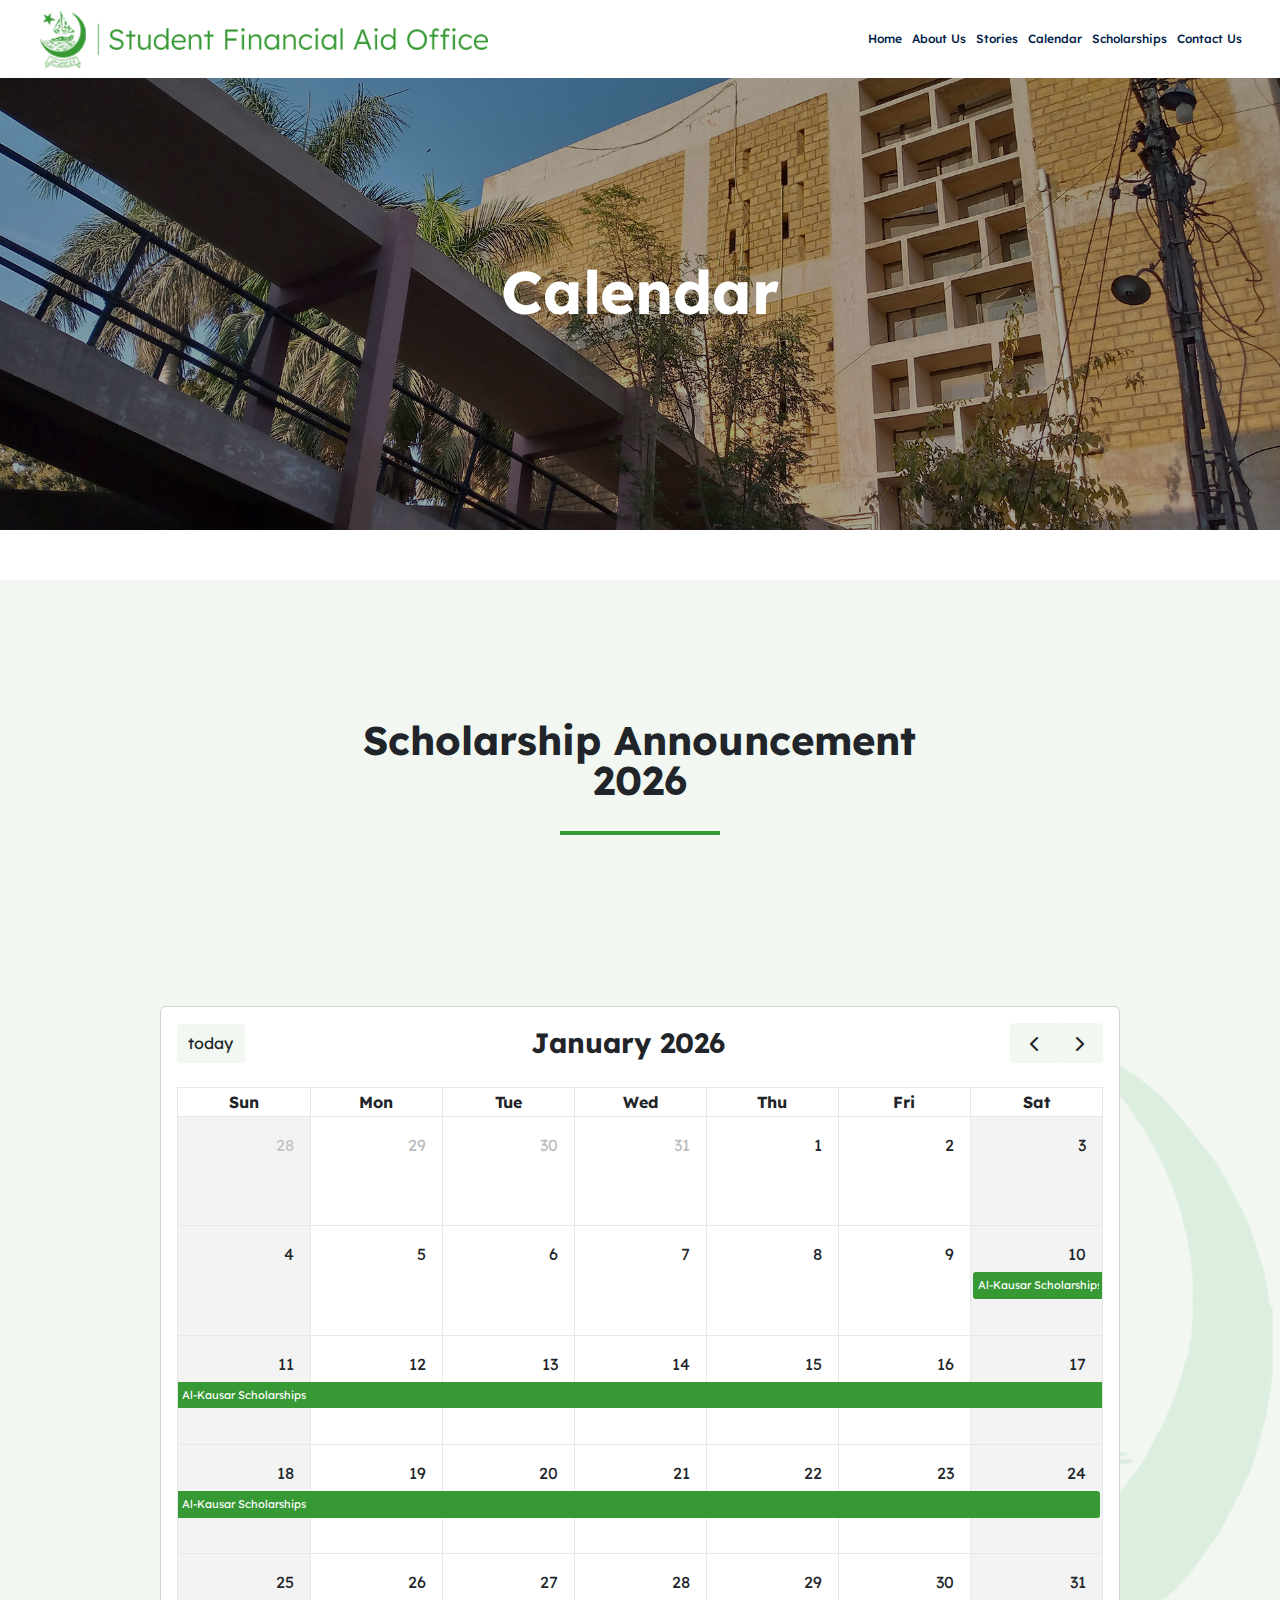
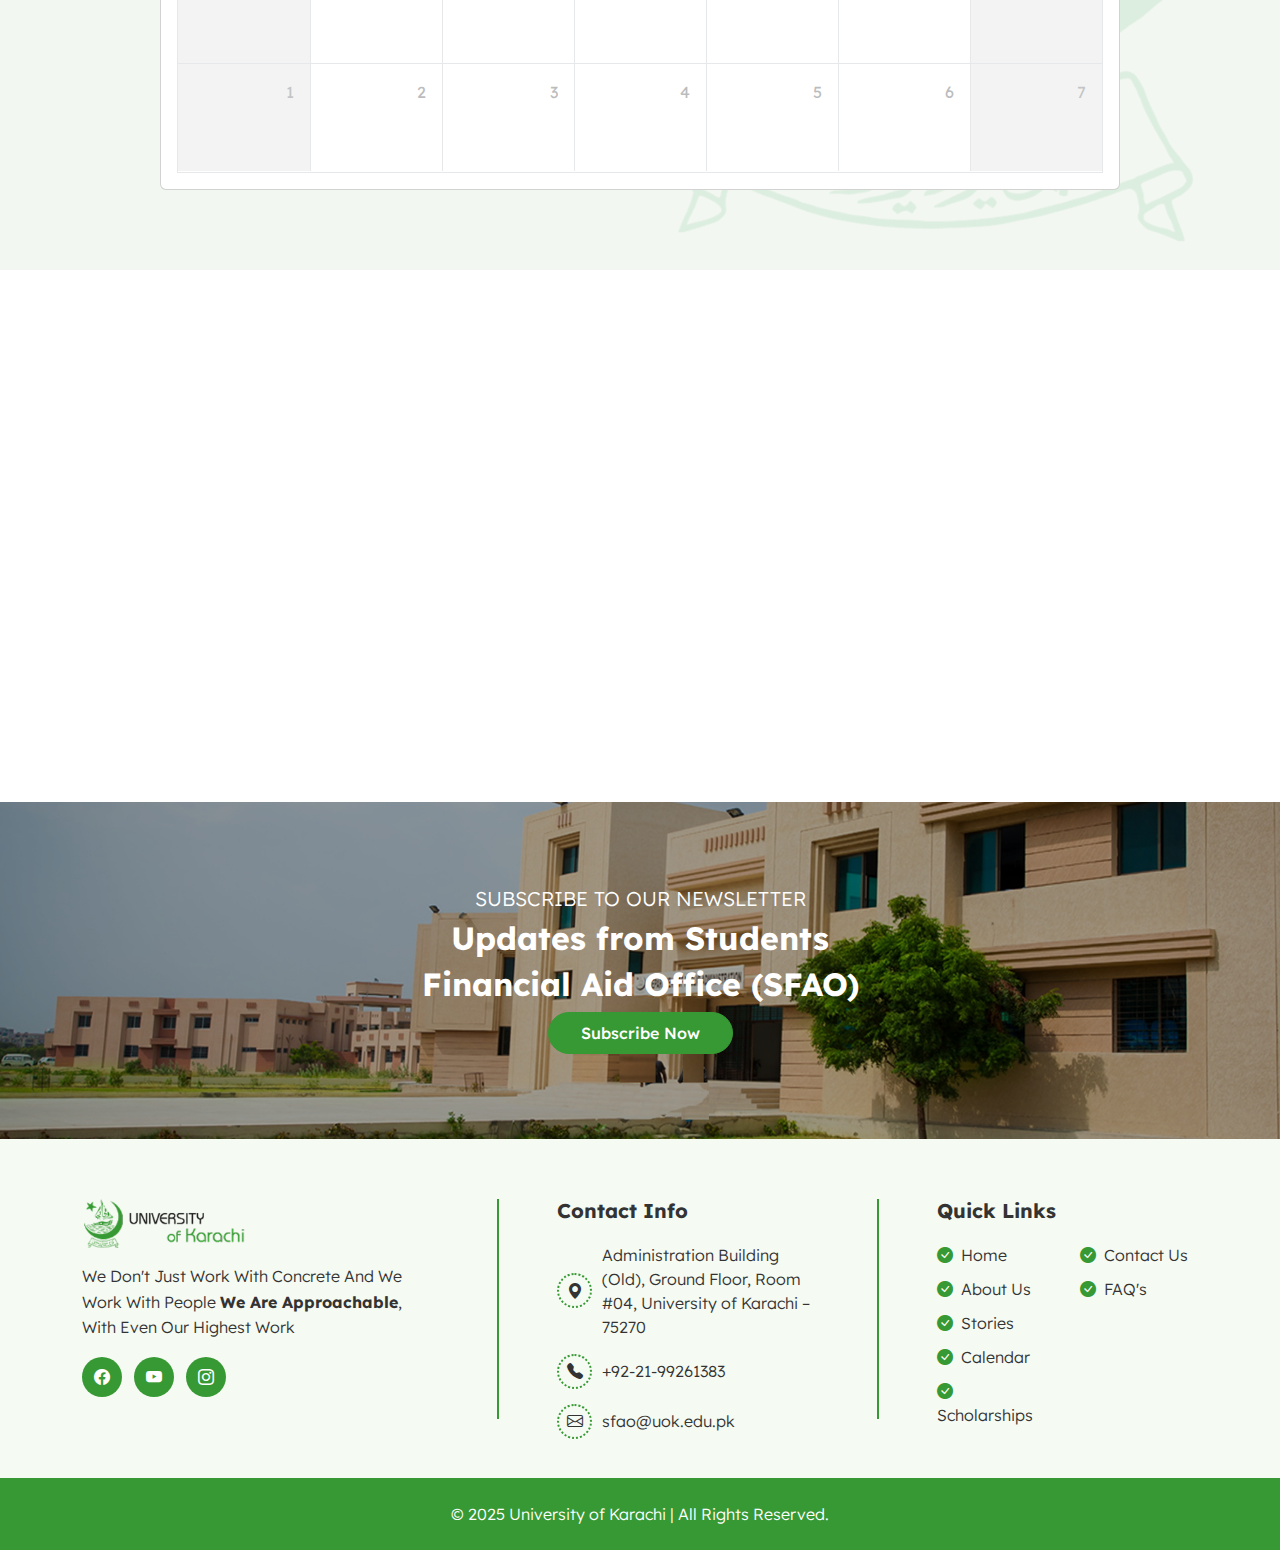
<file: calendar.html>
<!DOCTYPE html>
<html class="no-js" lang="">

<head>
  <meta charset="utf-8" />
  <meta http-equiv="x-ua-compatible" content="ie=edge" />
  <title>Karachi University - Calender</title>

  <meta name="description" content="" />
  <meta name="viewport" content="width=device-width, initial-scale=1" />

  <meta name="theme-color" content="#379934" />

  <link rel="apple-touch-icon" href="images/fav_icons/icon.png" />

  <link rel="preconnect" href="https://fonts.googleapis.com" />
  <link rel="preconnect" href="https://fonts.gstatic.com" crossorigin />
  <link href="https://fonts.googleapis.com/css2?family=Lexend:wght@100..900&display=swap" rel="stylesheet" />

  <link rel="stylesheet" href="./css/main.css" />
  <link rel="stylesheet" href="css/style.css" />
</head>

<body>
  <!-- main holder start -->
  <div class="main_holder">
    <!-- header start -->
    <header>
      <div class="container_content">
        <div class="nav_holder clearfix">
          <div class="header_row">
            <a href="index.html" class="logo">
              <img src="images/sfao-logo.png" alt="Student Financial Aid Office" />
            </a>

            <div class="lg_menu d-xl-block">
              <nav>
                <ul>
                  <li>
                    <a href="index.html">Home</a>
                  </li>

                  <li>
                    <a href="about-us.html">About Us</a>
                  </li>

                  <li>
                    <a href="stories.html">Stories</a>
                  </li>
                  <li>
                    <a href="calendar.html">Calendar</a>
                  </li>



                  <li>
                    <a href="scholarship.html">Scholarships</a>
                  </li>

                  <li><a href="contact.html">Contact Us</a></li>
                </ul>
              </nav>
            </div>

            <a href="javascript:void(0);" class="search_btn searchClick btn_fill d-none">
              <i class="icon-magnifier"></i>
            </a>

            <div class="menu_btn_holder">
              <a href="javascript:void(0);" class="filter_overaly_trigger">
                <span>
                  <small></small>
                </span>
              </a>
            </div>
          </div>

          <!-- search start -->
          <div class="search_holder round_full">
            <div class="search_content">
              <form action="">
                <input type="text" class="form-control" placeholder="Search" />
              </form>
            </div>

            <span class="close_search searchOffClick">
              <i class="ri-close-line"></i>
            </span>
          </div>
          <!-- search end -->
        </div>
      </div>
    </header>
    <!-- header end -->

    <!-- main content start -->
    <main role="main" class="home_content nav_space clearfix">

     <!-- hero start -->
      <!-- <section class="home_hero_slider hero-font ">
        <div class="container_content ">
          <div class="hero_wrapper">
            <picture>
              <source media="(max-width: 767.98px)" srcset="images/home-hero-sm.jpg" />
              <img src="images/home-hero.jpg" alt="Hero Image" class="w-100 d-block" />
            </picture>
          </div>

          <div class="image-divider">
            <div class="text-divider">
              <div class="text-center py-3">
                <p class="mb-0 text-white">
                  Honorable VC Prof. Dr Khalid M. Iraqi University of Karachi,
                  Respective Deans, Faculty Members, Esteemed Donar Organisations,
                  Student Financial Aid Office Scholarship Students
                </p>
              </div>
            </div>
          </div>

        </div>
      </section> -->
      <!-- hero end -->

       <section class="section-1 home_hero_slider overflow-hidden">
        <div class="container_content">
          <div class="image-container-top">
            <img src="./images/uok/calendar.jpg" alt="Calendar" class="img-fluid w-100">
  
            <div class="overlay-top d-flex flex-column justify-content-center align-items-center text-center">
              <h1 class="text-white h1 mb-4">Calendar</h1>
            </div>
  
          </div>
        </div>
      </section>

      

      <!-- calendar -->

      <section class="ptb_80 bg_light_logo overflow-hidden calendar_section bg_f" style="background-image: url(images/ku-logo.png)">
        <div class="container_content">
          <section class="col-xl-9 col-lg-11 mx-auto">
            <section class="pt_60 text-center">
              <div class="section_intro mb_60 fw_md h4 col-lg-9 col-xl-8 mx-auto text-center aos-init aos-animate"
               >
                <h2 class="section_title h2 divider_heading center">
                  Scholarship Announcement 2026
                </h2>

                <div class="gray_7 d-inline-block" data-aos="fade-right">
                  <p>
                    At the start of the new academic year, the University is
                    pleased to open its annual scholarship cycle. These
                    scholarships are designed to support deserving students,
                    encourage academic excellence, and ensure equal access to
                    quality education.
                  </p>
                </div>
              </div>
            </section>

            <div class="card">
              <div class="card-body">
                <div id="calendar"></div>
              </div>
            </div>
          </section>
        </div>
      </section>


      <section class="ptb_40 clearfix inner_about overflow-hidden">
        <div class="container">
          <div class="row g-0 justify-content-center">
            <div class="col-11 text-center">
              <div class="section_intro m-13 m-lg-15 mb_40" data-aos="fade-up">
                <h2 class="section_title h2 stories_heading divider_heading center">Appreciation</h2>
              </div>
              <div data-aos="fade-left">

                <div class="gray_7">
                  <p>The Student Financial Aid Office, University of Karachi, extends its deepest gratitude to the
                    Honorable Vice Chancellor, University of Karachi, Dr. Khalid M. Iraqi, for his steadfast support and
                    visionary leadership. His dedication to educational excellence has been a source of inspiration and
                    instrumental to our success.</p>
                </div>
                <div class="gray_7">
                  <p>We are extremely thankful to all our scholarship donor organizations for empowering students
                    through their generous support. Your dedication to fostering educational opportunities has
                    transformed lives, enabling students to pursue their dreams without financial barriers. Thank you
                    for shaping a brighter, more equitable future through your belief in the power of education.</p>
                </div>
                <div class="gray_7">
                  <p>The Student Financial Aid Office, University also expresses it's sincere thanks to our sponsors: Al
                    Kauser and The University of Karachi Alumni Association Houston (UKAHA) for their invaluable support
                    in making the 2025 e-calendar a reality.</p>
                </div>
                <div class="gray_7">
                  <p>A special thanks to Bisma Binte Jaffer from the Department of Psychology, UoK, & Junaid Jamshaid
                    Printing Department of Physics UoK, in Designing e Calendar, 2025</p>
                </div>
              </div>
            </div>
          </div>
        </div>
      </section>

    </main>



    <section class="section-5 overflow-hidden clearfix clear position-relative ">
      <div class="image-container-bottom">
        <img src="./images/uok/newsletterbg.jpg" alt="Newsletter" class="img-fluid w-100" />

        <div class="overlay-bottom d-flex flex-column justify-content-center align-items-center text-center">
          <h5 class="text-white">Subscribe to Our Newsletter</h5>
          <h2 class="text-white">Updates from Students</h2>
          <h2 class="text-white">Financial Aid Office (SFAO)</h2>
          <a href="#" class="btn btn_fill round_full">Subscribe Now</a>
        </div>
      </div>
    </section>

    <footer class="uok-footer overflow-hidden">
      <div class="container">
        <div class="row align-items-start">

          <!-- Logo & About -->
          <div class="col-md-4 mb-4">
            <img src="images/uok/footer-logo.png" alt="University of Karachi" class="footer-logo mb-3">

            <p class="footer-text">
              We Don't Just Work With Concrete And We Work With People
              <strong>We Are Approachable</strong>, With Even Our Highest Work
            </p>

            <div class="social-icons mt-3">
              <a href="#"><i class="bi bi-facebook"></i></a>
              <a href="#"><i class="bi bi-youtube"></i></a>
              <a href="#"><i class="bi bi-instagram"></i></a>
            </div>
          </div>

          <!-- Divider -->
          <div class="col-md-1 ">
            <div class="vertical-line"></div>
          </div>

          <!-- Contact Info -->
          <div class="col-md-3 mb-4">
            <h5 class="footer-heading">Contact Info</h5>
            <ul class="footer-list">
              <li>
                <span class="icon-circle"><i class="bi bi-geo-alt-fill"></i></span>
                <span>Administration Building (Old), Ground Floor, Room #04, University of Karachi – 75270</span>
              </li>
              <li>
                <span class="icon-circle"><i class="bi bi-telephone-fill"></i></span>
                +92-21-99261383
              </li>
              <li>
                <span class="icon-circle"><i class="bi bi-envelope"></i></span>
                sfao@uok.edu.pk
              </li>
            </ul>
          </div>

          <!-- Divider -->
          <div class="col-md-1 ">
            <div class="vertical-line"></div>
          </div>

          <!-- Quick Links -->
          <div class="col-md-3">
            <h5 class="footer-heading">Quick Links</h5>

            <div class="row">
              <div class="col-6">
                <ul class="footer-links">

                  <li><a href="index.html"><i class="bi bi-check-circle-fill me-2"></i>Home</a></li>


                  <li><a href="about-us.html"><i class="bi bi-check-circle-fill me-2"></i>About Us</a></li>


                  <li><a href="stories.html"><i class="bi bi-check-circle-fill me-2 "></i>Stories</a></li>


                  <li><a href="calendar.html"><i class="bi bi-check-circle-fill me-2 "></i>Calendar</a></li>


                  <li><a href="scholarship.html"><i class="bi bi-check-circle-fill me-2 "></i>Scholarships</a></li>

                </ul>
              </div>
              <div class="col-6">
                <ul class="footer-links">

                  <li><a href="contact.html"><i class="bi bi-check-circle-fill me-2 "></i>Contact Us</a></li>


                  <li><a href="index.html#faq"><i class="bi bi-check-circle-fill me-2 "></i>FAQ's</a></li>

                </ul>
              </div>
            </div>
          </div>
        </div>
      </div>
      <div class="section-6">
        <div class="bottom-bar">
          <div class="container text-center text-white py-4">
            <p class="mb-0">&copy; 2025 University of Karachi | All Rights Reserved.</p>
          </div>
        </div>
      </div>
    </footer>



  </div>




  <div class="content_overlay_wrapper overlay_filter" data-lenis-prevent>
    <article class="offcanvas_content">
      <div class="overlay_content_holder">
        <div class="overlay_content sm_menu">
          <ul>
            <li>
              <a href="index.html">Home</a>
            </li>

            <li>
              <a href="about-us.html">About Us</a>
            </li>

            <li>
              <a href="scholarship.html">Stories</a>
            </li>

            <li>
              <a href="calendar.html">Calendar</a>
            </li>



            <li>
              <a href="scholarship.html">Scholarships</a>
            </li>

            <li><a href="contact.html">Contact Us</a></li>
          </ul>
        </div>
      </div>
    </article>
  </div>

  <button class="btn btn_bkt" id="btnTop" type="button">
    <i class="ri-arrow-up-s-line"></i>
    <span> Go to top </span>
  </button>

  <script src="js/jquery.js"></script>
  <script src="js/jquery-migrate.js"></script>
  <script src="js/vendor.js"></script>
  <script src="js/main.js"></script>
</body>

</html>
</file>
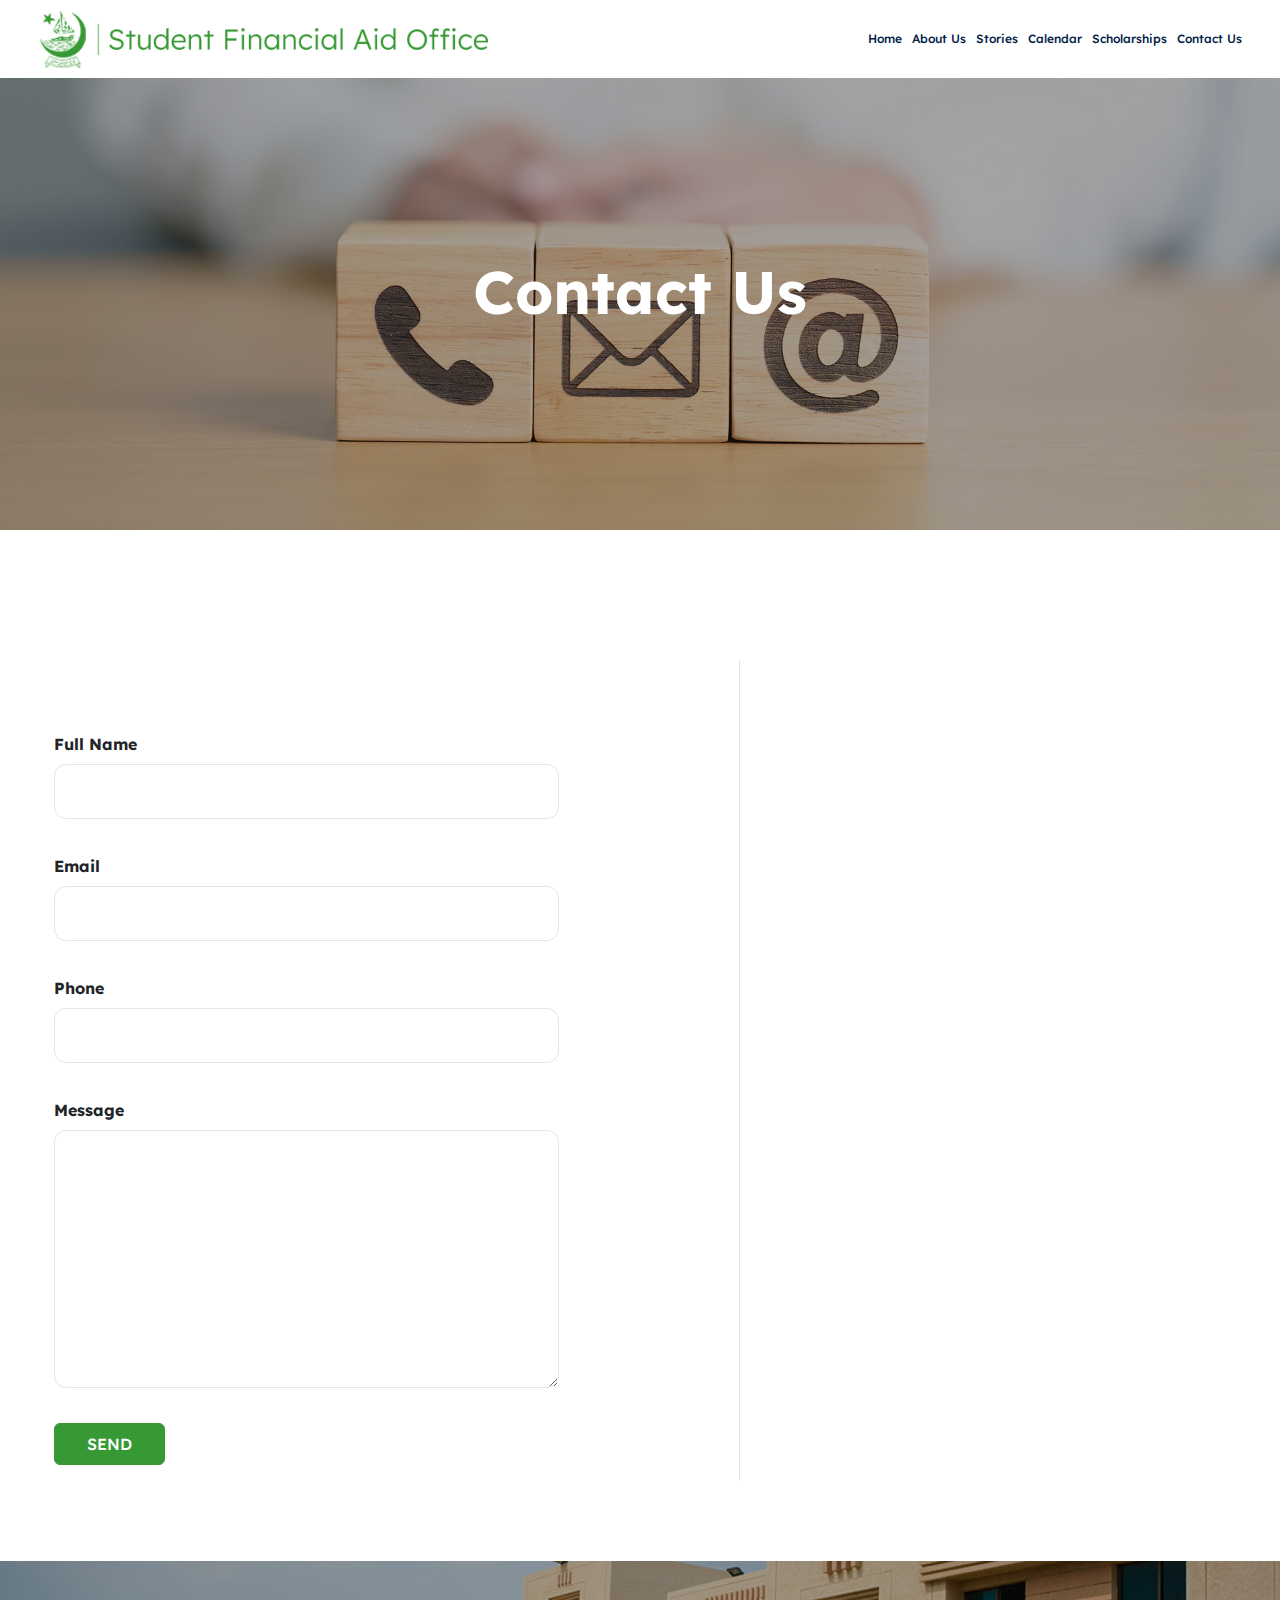
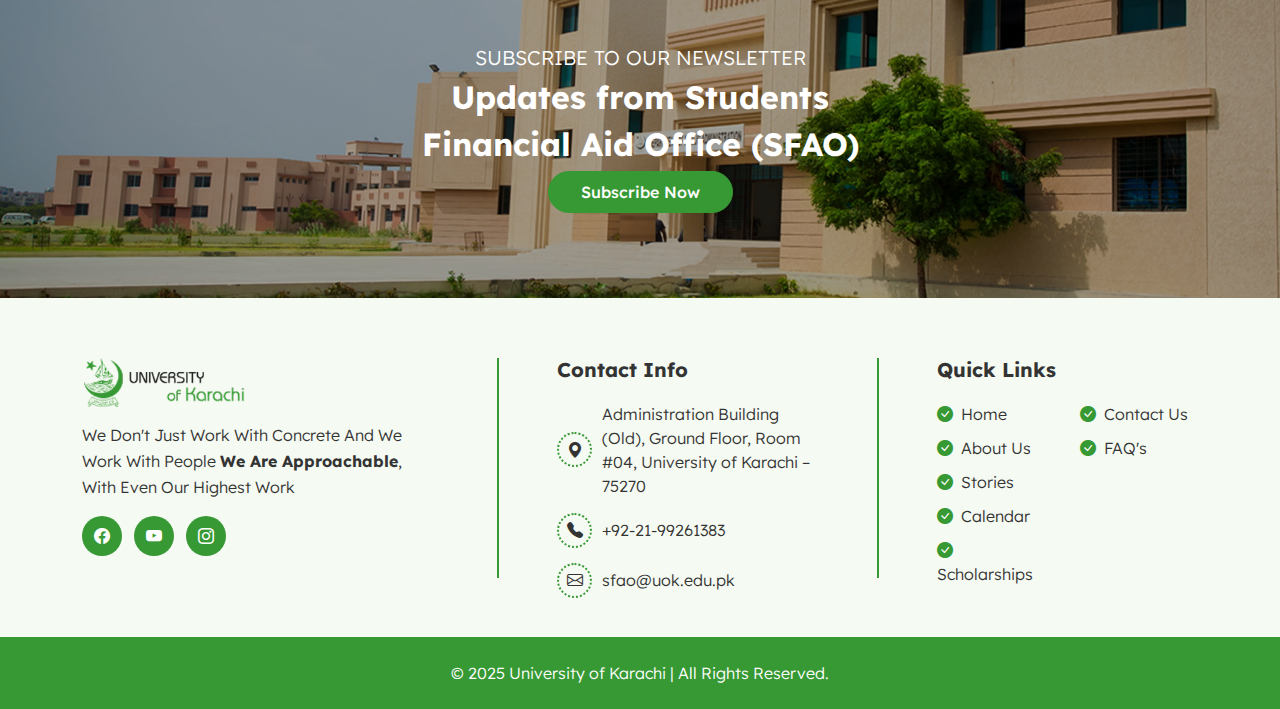
<file: contact.html>
<!DOCTYPE html>
<html class="no-js" lang="">

<head>
  <meta charset="utf-8" />
  <meta http-equiv="x-ua-compatible" content="ie=edge" />
  <title>Karachi University - Contact Us</title>

  <meta name="description" content="" />
  <meta name="viewport" content="width=device-width, initial-scale=1" />

  <meta name="theme-color" content="#379934" />

  <link rel="apple-touch-icon" href="images/fav_icons/icon.png" />

  <link rel="preconnect" href="https://fonts.googleapis.com" />
  <link rel="preconnect" href="https://fonts.gstatic.com" crossorigin />
  <link href="https://fonts.googleapis.com/css2?family=Lexend:wght@100..900&display=swap" rel="stylesheet" />

  <link rel="stylesheet" href="./css/main.css" />
  <link rel="stylesheet" href="css/style.css" />
</head>

<body>
  <!-- main holder start -->
  <div class="main_holder">
    <!-- header start -->
    <header>
      <div class="container_content">
        <div class="nav_holder clearfix">
          <div class="header_row">
            <a href="index.html" class="logo">
              <img src="images/sfao-logo.png" alt="Student Financial Aid Office" />
            </a>

            <div class="lg_menu d-xl-block">
              <nav>
                <ul>
                  <li>
                    <a href="index.html">Home</a>
                  </li>

                  <li>
                    <a href="about-us.html">About Us</a>
                  </li>

                  <li>
                    <a href="announcement.html">Stories</a>
                  </li>
                  <li>
                    <a href="calendar.html">Calendar</a>
                  </li>


                  <li>
                    <a href="scholarship.html">Scholarships</a>
                  </li>

                  <li><a href="contact.html">Contact Us</a></li>
                </ul>
              </nav>
            </div>

            <a href="javascript:void(0);" class="search_btn searchClick btn_fill d-none">
              <i class="icon-magnifier"></i>
            </a>

            <div class="menu_btn_holder">
              <a href="javascript:void(0);" class="filter_overaly_trigger">
                <span>
                  <small></small>
                </span>
              </a>
            </div>
          </div>

          <!-- search start -->
          <div class="search_holder round_full">
            <div class="search_content">
              <form action="">
                <input type="text" class="form-control" placeholder="Search" />
              </form>
            </div>

            <span class="close_search searchOffClick">
              <i class="ri-close-line"></i>
            </span>
          </div>
          <!-- search end -->
        </div>
      </div>
    </header>
    <!-- header end -->

    <div class="nav_space"></div>

    <!-- main content start -->
    <main role="main" class="home_content nav_space clearfix">

      <!-- hero start -->
      <!-- <section class="home_hero_slider hero-font ">
        <div class="container_content ">
          <div class="hero_wrapper">
            <picture>
              <source media="(max-width: 767.98px)" srcset="images/home-hero-sm.jpg" />
              <img src="images/home-hero.jpg" alt="Hero Image" class="w-100 d-block" />
            </picture>
          </div>

          <div class="image-divider">
            <div class="text-divider">
              <div class="text-center py-3">
                <p class="mb-0 text-white">
                  Honorable VC Prof. Dr Khalid M. Iraqi University of Karachi,
                  Respective Deans, Faculty Members, Esteemed Donar Organisations,
                  Student Financial Aid Office Scholarship Students
                </p>
              </div>
            </div>
          </div>

        </div>
      </section> -->
      <!-- hero end -->

       <section class="section-1 home_hero_slider overflow-hidden">
        <div class="container_content">
          <div class="image-container-top">
            <img src="./images/uok/contact-us.jpg" alt="Contact Us" class="img-fluid w-100">
  
            <div class="overlay-top d-flex flex-column justify-content-center align-items-center text-center">
              <h1 class="text-white h1 mb-4">Contact Us</h1>
            </div>
  
          </div>
        </div>
      </section>


      <section class="contact_section overflow-hidden ptb_80 clearfix">
        <div class="container_content">
          <div class="row justify-content-center">
            <div class="col-lg-11">
              <div class="row justify-content-between">
                <div class="col-lg-7 mb-4 mb-lg-0 bd_right">
                  <div class="section_intro m-13 m-lg-15">
                    <h1 class="section_title h2" data-aos="fade-right">
                      <span class="fw_md d-block primary_color">
                        Get In Touch
                      </span>
                    </h1>


                  </div>

                  <div class="career-resume col-lg-9">
                    <form action="">
                      <div class="col">
                        <lable class="form-label">Full Name</lable>
                        <input type="text" class="form-control" />
                      </div>

                      <div class="col">
                        <lable class="form-label">Email</lable>
                        <input type="email" class="form-control" />
                      </div>

                      <div class="col">
                        <lable class="form-label">Phone</lable>
                        <input type="tel" class="form-control" />
                      </div>

                      <div class="col">
                        <lable class="form-label">Message</lable>
                        <textarea name="" id="" rows="9" class="form-control"></textarea>
                      </div>

                      <p>
                        <input type="submit" value="Send" class="btn btn_fill text-uppercase" />
                      </p>
                    </form>
                  </div>
                </div>

                <div class="col-lg-4">
                  <aside>


                    <div class="contact_single" data-aos="fade-left">
                      <h2 class="contact_single_title h5 brand_500">
                        For further information please contact:
                      </h2>
                      <address>
                        STUDENT FINANCE AID OFFICE
                        ROOM # 4, GROUND FLOOR,
                        OLD ADMINISTRATION BUILDING
                        UNIVERSITY OF KARACHI, KARACHI-75270



                        <ul>
                          <li>
                            <i class="ri ri-phone-fill icon"></i>
                            <a href="tel:+9299261300 ">Telephone: 99261300-06 Extension: 2576
                            </a>
                          </li>
                          <li>
                            <i class="ri ri-phone-fill icon"></i>
                            <a href="tel:+9299261383">Direct: 99261383</a>
                          </li>
                          <li>
                            <i class="ri ri-mail-fill icon"></i>
                            <a href="mailto:sfao@uok.edu.pk">sfao@uok.edu.pk</a>
                          </li>

                        </ul>
                      </address>
                    </div>




                  </aside>
                </div>




              </div>
            </div>
          </div>
        </div>
      </section>
    </main>
    <!-- main content end -->

    <!-- footer start -->
    <section class="section-5 overflow-hidden clearfix clear position-relative ">
      <div class="image-container-bottom">
        <img src="./images/uok/newsletterbg.jpg" alt="Newsletter" class="img-fluid w-100" />

        <div class="overlay-bottom d-flex flex-column justify-content-center align-items-center text-center">
          <h5 class="text-white">Subscribe to Our Newsletter</h5>
          <h2 class="text-white">Updates from Students</h2>
          <h2 class="text-white">Financial Aid Office (SFAO)</h2>
          <a href="#" class="btn btn_fill round_full">Subscribe Now</a>
        </div>
      </div>
    </section>

    <footer class="uok-footer overflow-hidden ">
      <div class="container">
        <div class="row align-items-start">

          <!-- Logo & About -->
          <div class="col-md-4 mb-4">
            <img src="images/uok/footer-logo.png" alt="University of Karachi" class="footer-logo mb-3">

            <p class="footer-text">
              We Don't Just Work With Concrete And We Work With People
              <strong>We Are Approachable</strong>, With Even Our Highest Work
            </p>

            <div class="social-icons mt-3">
              <a href="#"><i class="bi bi-facebook"></i></a>
              <a href="#"><i class="bi bi-youtube"></i></a>
              <a href="#"><i class="bi bi-instagram"></i></a>
            </div>
          </div>

          <!-- Divider -->
          <div class="col-md-1 ">
            <div class="vertical-line"></div>
          </div>

          <!-- Contact Info -->
          <div class="col-md-3 mb-4">
            <h5 class="footer-heading">Contact Info</h5>
            <ul class="footer-list">
              <li>
                <span class="icon-circle"><i class="bi bi-geo-alt-fill"></i></span>
                <span>Administration Building (Old), Ground Floor, Room #04, University of Karachi – 75270</span>
              </li>
              <li>
                <span class="icon-circle"><i class="bi bi-telephone-fill"></i></span>
                +92-21-99261383
              </li>
              <li>
                <span class="icon-circle"><i class="bi bi-envelope"></i></span>
                sfao@uok.edu.pk
              </li>
            </ul>
          </div>

          <!-- Divider -->
          <div class="col-md-1 ">
            <div class="vertical-line"></div>
          </div>

          <!-- Quick Links -->
          <div class="col-md-3">
            <h5 class="footer-heading">Quick Links</h5>

            <div class="row">
              <div class="col-6">
                <ul class="footer-links">

                  <li><a href="index.html"><i class="bi bi-check-circle-fill me-2"></i>Home</a></li>


                  <li><a href="about-us.html"><i class="bi bi-check-circle-fill me-2"></i>About Us</a></li>


                  <li><a href="stories.html"><i class="bi bi-check-circle-fill me-2 "></i>Stories</a></li>


                  <li><a href="calendar.html"><i class="bi bi-check-circle-fill me-2 "></i>Calendar</a></li>


                  <li><a href="scholarship.html"><i class="bi bi-check-circle-fill me-2 "></i>Scholarships</a></li>

                </ul>
              </div>
              <div class="col-6">
                <ul class="footer-links">

                  <li><a href="contact.html"><i class="bi bi-check-circle-fill me-2 "></i>Contact Us</a></li>


                  <li><a href="index.html#faq"><i class="bi bi-check-circle-fill me-2 "></i>FAQ's</a></li>

                </ul>
              </div>
            </div>
          </div>
        </div>
      </div>
      <div class="section-6">
        <div class="bottom-bar">
          <div class="container text-center text-white py-4">
            <p class="mb-0">&copy; 2025 University of Karachi | All Rights Reserved.</p>
          </div>
        </div>
      </div>
    </footer>

    <!-- footer end -->
  </div>
  <!-- main holder end -->

  <div class="content_overlay_wrapper overlay_filter" data-lenis-prevent>
    <article class="offcanvas_content">
      <div class="overlay_content_holder">
        <div class="overlay_content sm_menu">
          <ul>
            <li>
              <a href="index.html">Home</a>
            </li>

            <li>
              <a href="about-us.html">About Us</a>
            </li>

            <li>
              <a href="stories.html">Stories</a>
            </li>
            <li>
              <a href="calendar.html">Calendar</a>
            </li>


            <li>
              <a href="scholarship.html">Scholarships</a>
            </li>

            <li><a href="contact.html">Contact Us</a></li>
          </ul>
        </div>
      </div>
    </article>
  </div>

  <button class="btn btn_bkt" id="btnTop" type="button">
    <i class="ri-arrow-up-s-line"></i>
    <span> Go to top </span>
  </button>

  <script src="js/jquery.js"></script>
  <script src="js/jquery-migrate.js"></script>
  <script src="js/vendor.js"></script>
  <script src="js/main.js"></script>
</body>

</html>
</file>
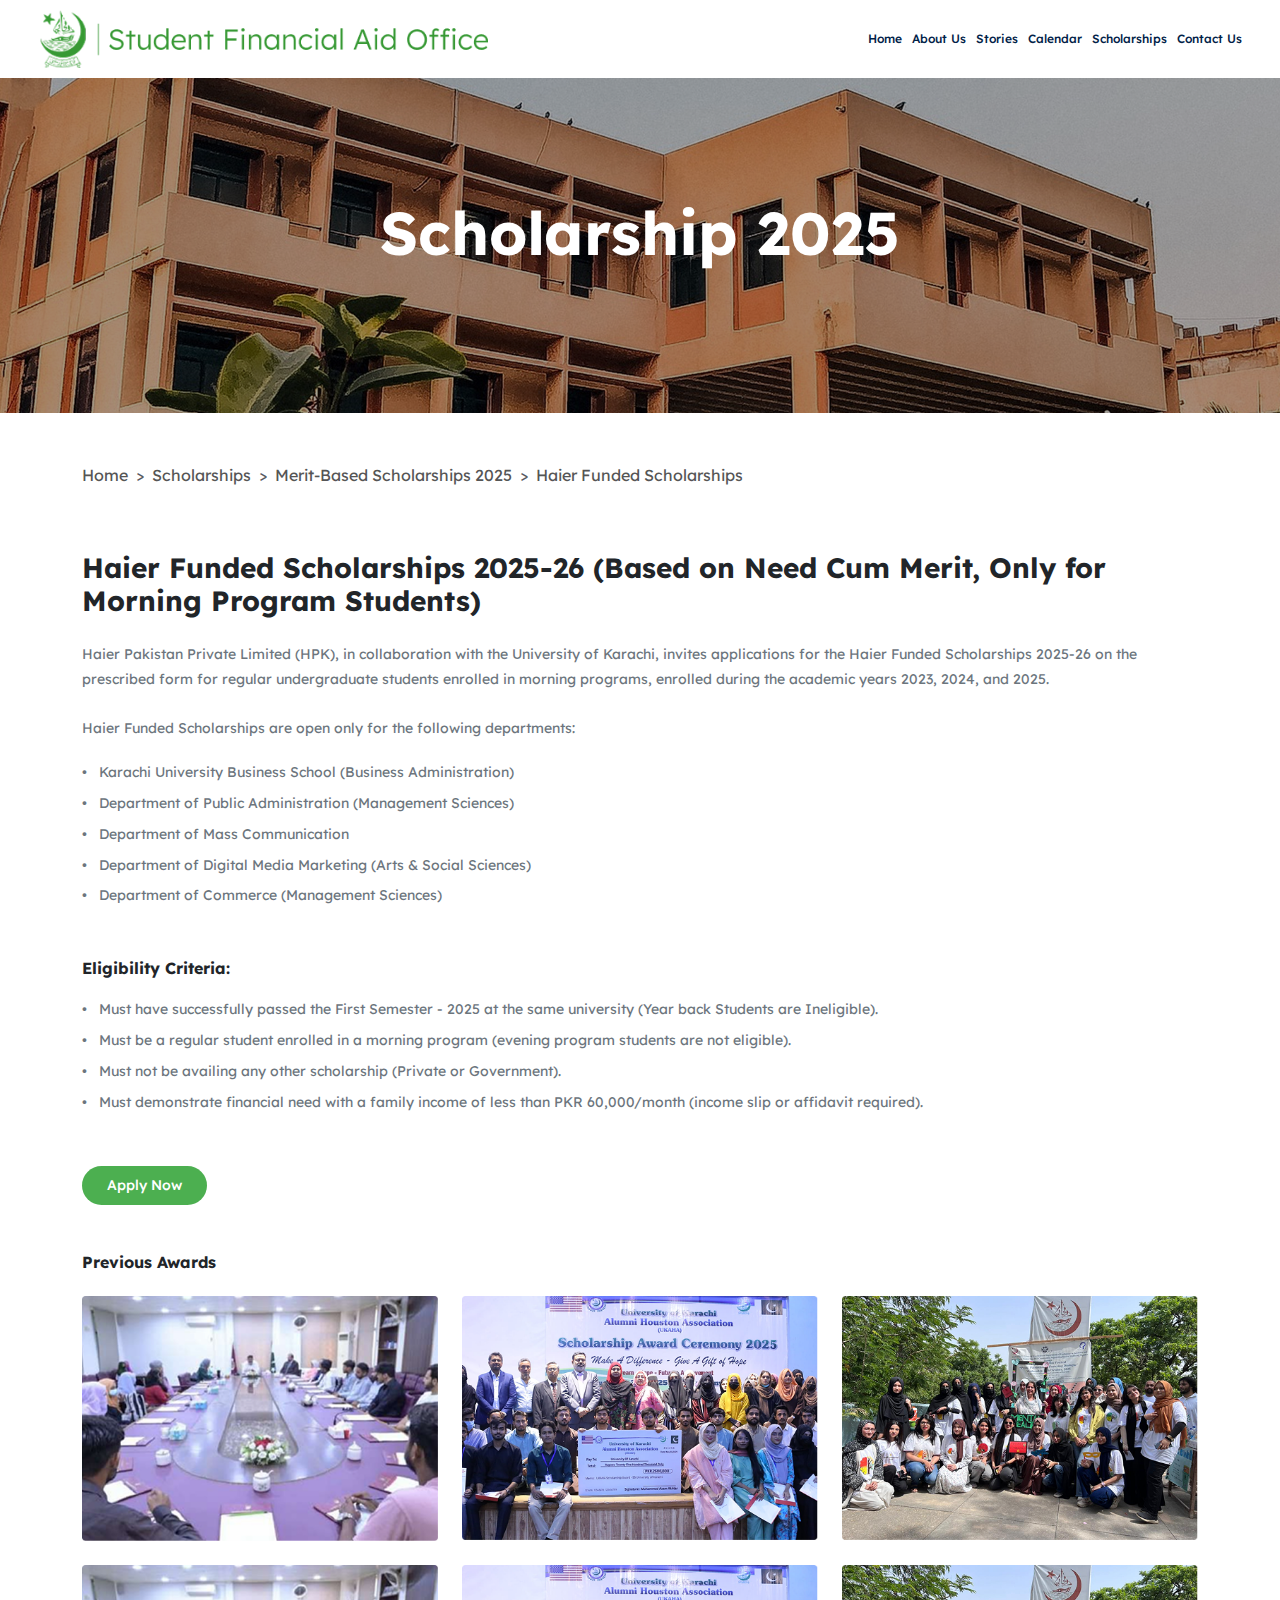
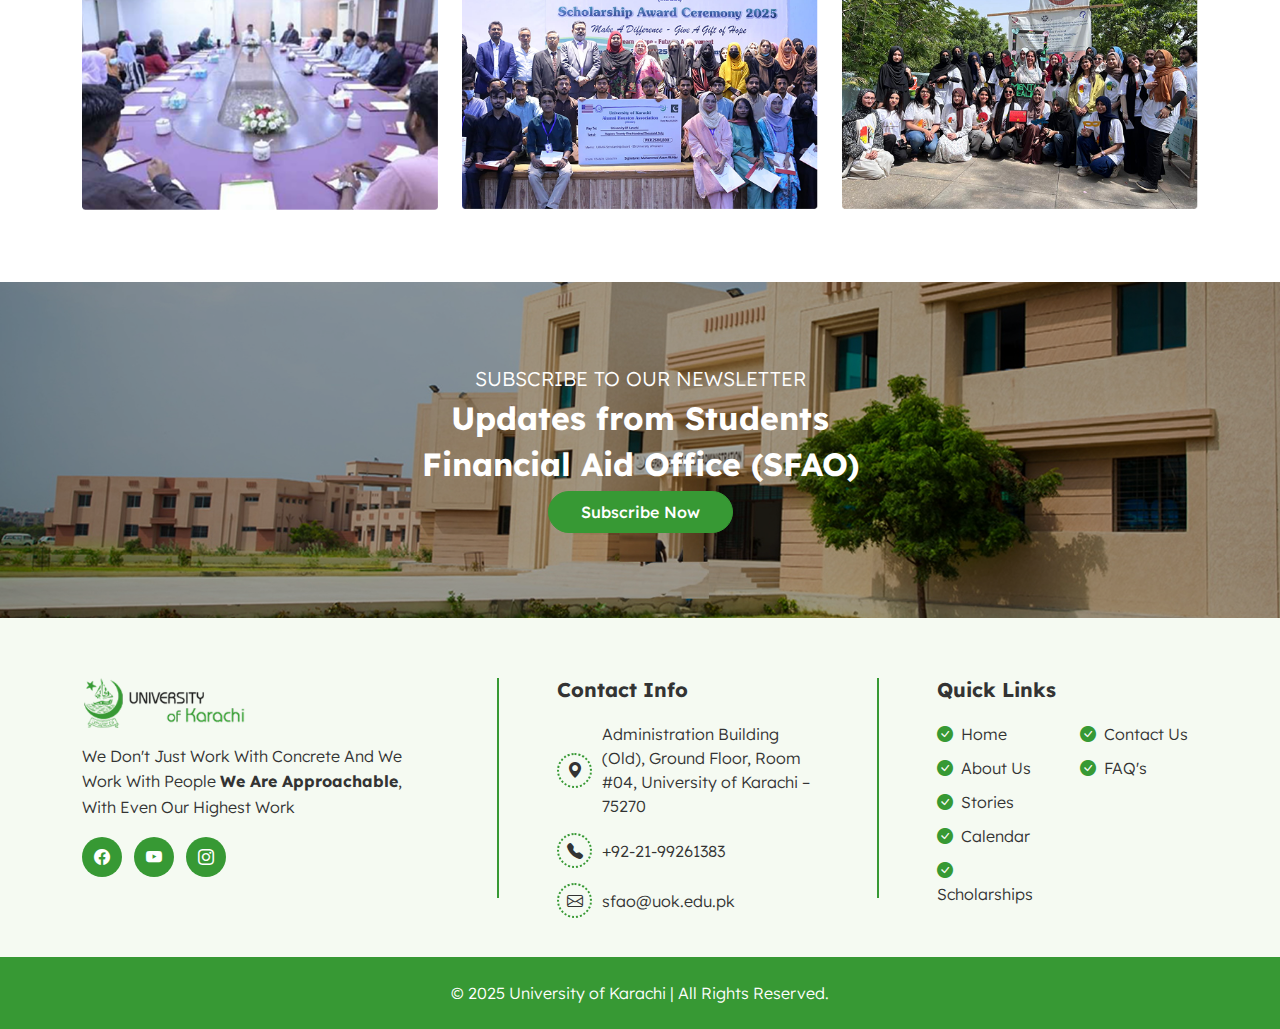
<file: scholarship-innerpage-1.html>
<!DOCTYPE html>
<html class="no-js" lang="">

<head>
  <meta charset="utf-8" />
  <meta http-equiv="x-ua-compatible" content="ie=edge" />
  <title>Karachi University - Scolarship Calendar Page</title>

  <meta name="description" content="" />
  <meta name="viewport" content="width=device-width, initial-scale=1" />

  <meta name="theme-color" content="#379934" />

  <link rel="apple-touch-icon" href="images/fav_icons/icon.png" />

  <link rel="preconnect" href="https://fonts.googleapis.com" />
  <link rel="preconnect" href="https://fonts.gstatic.com" crossorigin />

  <link rel="stylesheet" href="./css/main.css" />
  <link rel="stylesheet" href="css/style.css" />
  <link href="https://fonts.googleapis.com/css2?family=Lexend:wght@100..900&display=swap" rel="stylesheet" />
  <link href="https://cdn.jsdelivr.net/npm/bootstrap@5.3.8/dist/css/bootstrap.min.css" rel="stylesheet"
    integrity="sha384-sRIlK0J0q+UQvC9c9nS4R8+R4Y2kX0zV+uQkK8d0C0Y=" crossorigin="anonymous">
</head>

<body>

  <!-- main holder start -->
   <!-- main holder start -->
  <div class="main_holder">
    <!-- header start -->
    <header>
      <div class="container_content">
        <div class="nav_holder clearfix">
          <div class="header_row">
            <a href="index.html" class="logo">
              <img src="images/sfao-logo.png" alt="Student Financial Aid Office" />
            </a>

            <div class="lg_menu d-xl-block">
              <nav>
                <ul>
                  <li>
                    <a href="index.html">Home</a>
                  </li>

                  <li>
                    <a href="about-us.html">About Us</a>
                  </li>

                  <li>
                    <a href="stories.html">Stories</a>
                  </li>


                  <li>
                    <a href="calendar.html">Calendar</a>
                  </li>

                  <li>
                    <a href="scholarship-outerpage.html">Scholarships</a>
                  </li>

                  <li><a href="contact.html">Contact Us</a></li>
                </ul>
              </nav>
            </div>

            <a href="javascript:void(0);" class="search_btn searchClick btn_fill d-none">
              <i class="icon-magnifier"></i>
            </a>

            <div class="menu_btn_holder">
              <a href="javascript:void(0);" class="filter_overaly_trigger">
                <span>
                  <small></small>
                </span>
              </a>
            </div>
          </div>

          <!-- search start -->
          <div class="search_holder round_full">
            <div class="search_content">
              <form action="">
                <input type="text" class="form-control" placeholder="Search" />
              </form>
            </div>

            <span class="close_search searchOffClick">
              <i class="ri-close-line"></i>
            </span>
          </div>
          <!-- search end -->
        </div>
      </div>
    </header>
    <!-- header end -->

    <!-- main content start -->
    <main role="main" class="home_content nav_space clearfix">

      <section class="section-1 home_hero_slider overflow-hidden">
        <div class="container_content">
          <div class="image-container-top">
            <img src="./images/uok/scholarship-innerpage-background.jpg" alt="Scholarship Management" class="img-fluid w-100">
  
            <div class="overlay-top d-flex flex-column justify-content-center align-items-center text-center">
              <h1 class="text-white h1 mb-4">Scholarship 2025</h1>
            </div>
  
          </div>
        </div>
      </section>

      <section class="section-2 overflow-hidden">
        <div class="container">
          <nav style="--bs-breadcrumb-divider: '>';" aria-label="breadcrumb">
            <ol class="breadcrumb">
              <li class="breadcrumb-item active" aria-current="page"><a href="index.html">Home</a></li>
              <li class="breadcrumb-item active" aria-current="page"><a href="calendar.html">Scholarships</a></li>
              <li class="breadcrumb-item active" aria-current="page"><a href="scholarship-outerpage.html">Merit-Based Scholarships
                  2025</a></li>
                  <li class="breadcrumb-item active" aria-current="page"><a href="#">Haier Funded Scholarships</a></li>
            </ol>
          </nav>
        </div>
      </section>

      <section class="section-3 scholarship-inner-content">
        <div class="container my-5" style="font-family: 'Lexend', sans-serif;">
          <h2 class="fw-bold mb-4 text-dark" style="font-size: 28px;">Haier Funded Scholarships 2025-26 (Based on Need Cum Merit, Only for Morning Program Students)</h2>

          <p class="text-secondary mb-4" style="font-size: 14px; line-height: 1.8;">
            Haier Pakistan Private Limited (HPK), in collaboration with the University of Karachi, invites applications for the Haier Funded Scholarships 2025-26 on the prescribed form for regular undergraduate students enrolled in morning programs, enrolled during the academic years 2023, 2024, and 2025.
          </p>

          <p class="text-secondary mb-3" style="font-size: 14px; line-height: 1.8;">
            Haier Funded Scholarships are open only for the following departments:
          </p>
          <ul class="text-secondary mb-5 list-unstyled" style="line-height: 2.2; font-size: 14px;">
            <li><span class="me-2" style="font-size: 14px;">&bull;</span> Karachi University Business School (Business Administration)</li>
            <li><span class="me-2" style="font-size: 14px;">&bull;</span> Department of Public Administration (Management Sciences)</li>
            <li><span class="me-2" style="font-size: 14px;">&bull;</span> Department of Mass Communication</li>
            <li><span class="me-2" style="font-size: 14px;">&bull;</span> Department of Digital Media Marketing (Arts & Social Sciences)</li>
            <li><span class="me-2" style="font-size: 14px;">&bull;</span> Department of Commerce (Management Sciences)</li>
          </ul>

          <h6 class="fw-bold mb-3 text-dark">Eligibility Criteria:</h6>
          <ul class="text-secondary mb-5 list-unstyled" style="line-height: 2.2; font-size: 14px;">
            <li><span class="me-2" style="font-size: 14px;">&bull;</span> Must have successfully passed the First Semester - 2025 at the same university (Year back Students are Ineligible).</li>
            <li><span class="me-2" style="font-size: 14px;">&bull;</span> Must be a regular student enrolled in a morning program (evening program students are not eligible).</li>
            <li><span class="me-2" style="font-size: 14px;">&bull;</span> Must not be availing any other scholarship (Private or Government).</li>
            <li><span class="me-2" style="font-size: 14px;">&bull;</span> Must demonstrate financial need with a family income of less than PKR 60,000/month (income slip or affidavit required).</li>
          </ul>

          <a href="#" class="btn px-4 py-2 text-white mb-5" style="background-color: #4CAF50; border-radius: 20px; font-weight: 500; font-size: 14px;">Apply Now</a>

          <h6 class="fw-bold mb-4 text-dark">Previous Awards</h6>
          <div class="row">
            <div class="col-md-4 mb-4">
              <img src="./images/uok/img5.png" alt="Previous Award" class="img-fluid w-100">
            </div>
            <div class="col-md-4 mb-4">
              <img src="./images/uok/img8.png" alt="Previous Award" class="img-fluid w-100">
            </div>
            <div class="col-md-4 mb-4">
              <img src="./images/uok/img9.png" alt="Previous Award" class="img-fluid w-100">
            </div>
            <div class="col-md-4 mb-4">
              <img src="./images/uok/img5.png" alt="Previous Award" class="img-fluid w-100">
            </div>
            <div class="col-md-4 mb-4">
              <img src="./images/uok/img8.png" alt="Previous Award" class="img-fluid w-100">
            </div>
            <div class="col-md-4 mb-4">
              <img src="./images/uok/img9.png" alt="Previous Award" class="img-fluid w-100">
            </div>
          </div>
        </div>
      </section>
    </main>


    <section class="section-5 overflow-hidden clearfix clear position-relative ">
      <div class="image-container-bottom">
        <img src="./images/uok/newsletterbg.jpg" alt="Newsletter" class="img-fluid w-100" />

        <div class="overlay-bottom d-flex flex-column justify-content-center align-items-center text-center">
          <h5 class="text-white">Subscribe to Our Newsletter</h5>
          <h2 class="text-white">Updates from Students</h2>
          <h2 class="text-white">Financial Aid Office (SFAO)</h2>
          <a href="#" class="btn btn_fill round_full">Subscribe Now</a>
        </div>
      </div>
    </section>

    <footer class="uok-footer overflow-hidden">
      <div class="container">
        <div class="row align-items-start">

          <!-- Logo & About -->
          <div class="col-md-4 mb-4">
            <img src="images/uok/footer-logo.png" alt="University of Karachi" class="footer-logo mb-3">

            <p class="footer-text">
              We Don't Just Work With Concrete And We Work With People
              <strong>We Are Approachable</strong>, With Even Our Highest Work
            </p>

            <div class="social-icons mt-3">
              <a href="#"><i class="bi bi-facebook"></i></a>
              <a href="#"><i class="bi bi-youtube"></i></a>
              <a href="#"><i class="bi bi-instagram"></i></a>
            </div>
          </div>

          <!-- Divider -->
          <div class="col-md-1 ">
            <div class="vertical-line"></div>
          </div>

          <!-- Contact Info -->
          <div class="col-md-3 mb-4">
            <h5 class="footer-heading">Contact Info</h5>
            <ul class="footer-list">
              <li>
                <span class="icon-circle"><i class="bi bi-geo-alt-fill"></i></span>
                <span>Administration Building (Old), Ground Floor, Room #04, University of Karachi – 75270</span>
              </li>
              <li>
                <span class="icon-circle"><i class="bi bi-telephone-fill"></i></span>
                +92-21-99261383
              </li>
              <li>
                <span class="icon-circle"><i class="bi bi-envelope"></i></span>
                sfao@uok.edu.pk
              </li>
            </ul>
          </div>

          <!-- Divider -->
          <div class="col-md-1 ">
            <div class="vertical-line"></div>
          </div>

          <!-- Quick Links -->
          <div class="col-md-3">
            <h5 class="footer-heading">Quick Links</h5>

            <div class="row">
              <div class="col-6">
                <ul class="footer-links">

                  <li><a href="index.html"><i class="bi bi-check-circle-fill me-2"></i>Home</a></li>


                  <li><a href="about-us.html"><i class="bi bi-check-circle-fill me-2"></i>About Us</a></li>


                  <li><a href="stories.html"><i class="bi bi-check-circle-fill me-2 "></i>Stories</a></li>


                  <li><a href="calendar.html"><i class="bi bi-check-circle-fill me-2 "></i>Calendar</a></li>


                  <li><a href="scholarship.html"><i class="bi bi-check-circle-fill me-2 "></i>Scholarships</a></li>

                </ul>
              </div>
              <div class="col-6">
                <ul class="footer-links">

                  <li><a href="contact.html"><i class="bi bi-check-circle-fill me-2 "></i>Contact Us</a></li>


                  <li><a href="index.html#faq"><i class="bi bi-check-circle-fill me-2 "></i>FAQ's</a></li>

                </ul>
              </div>
            </div>
          </div>
        </div>
      </div>
      <div class="section-6">
        <div class="bottom-bar">
          <div class="container text-center text-white py-4">
            <p class="mb-0">&copy; 2025 University of Karachi | All Rights Reserved.</p>
          </div>
        </div>
      </div>
    </footer>



  </div>



  <div class="content_overlay_wrapper overlay_filter" data-lenis-prevent>
    <article class="offcanvas_content">
      <div class="overlay_content_holder">
        <div class="overlay_content sm_menu">
          <ul>
            <li>
              <a href="index.html">Home</a>
            </li>

            <li>
              <a href="about-us.html">About Us</a>
            </li>

            <li>
              <a href="stories.html">Stories</a>
            </li>
            <li>
              <a href="calendar.html">Calendar</a>
            </li>


            <li>
              <a href="scholarship-outerpage.html">Scholarships</a>
            </li>

            <li><a href="contact.html">Contact Us</a></li>
          </ul>
        </div>
      </div>
    </article>
  </div>

  <button class="btn btn_bkt" id="btnTop" type="button">
    <i class="ri-arrow-up-s-line"></i>
    <span> Go to top </span>
  </button>




  <script src="js/jquery.js"></script>
  <script src="js/jquery-migrate.js"></script>
  <script src="js/vendor.js"></script>
  <script src="js/main.js"></script>









</body>

</html>
</file>
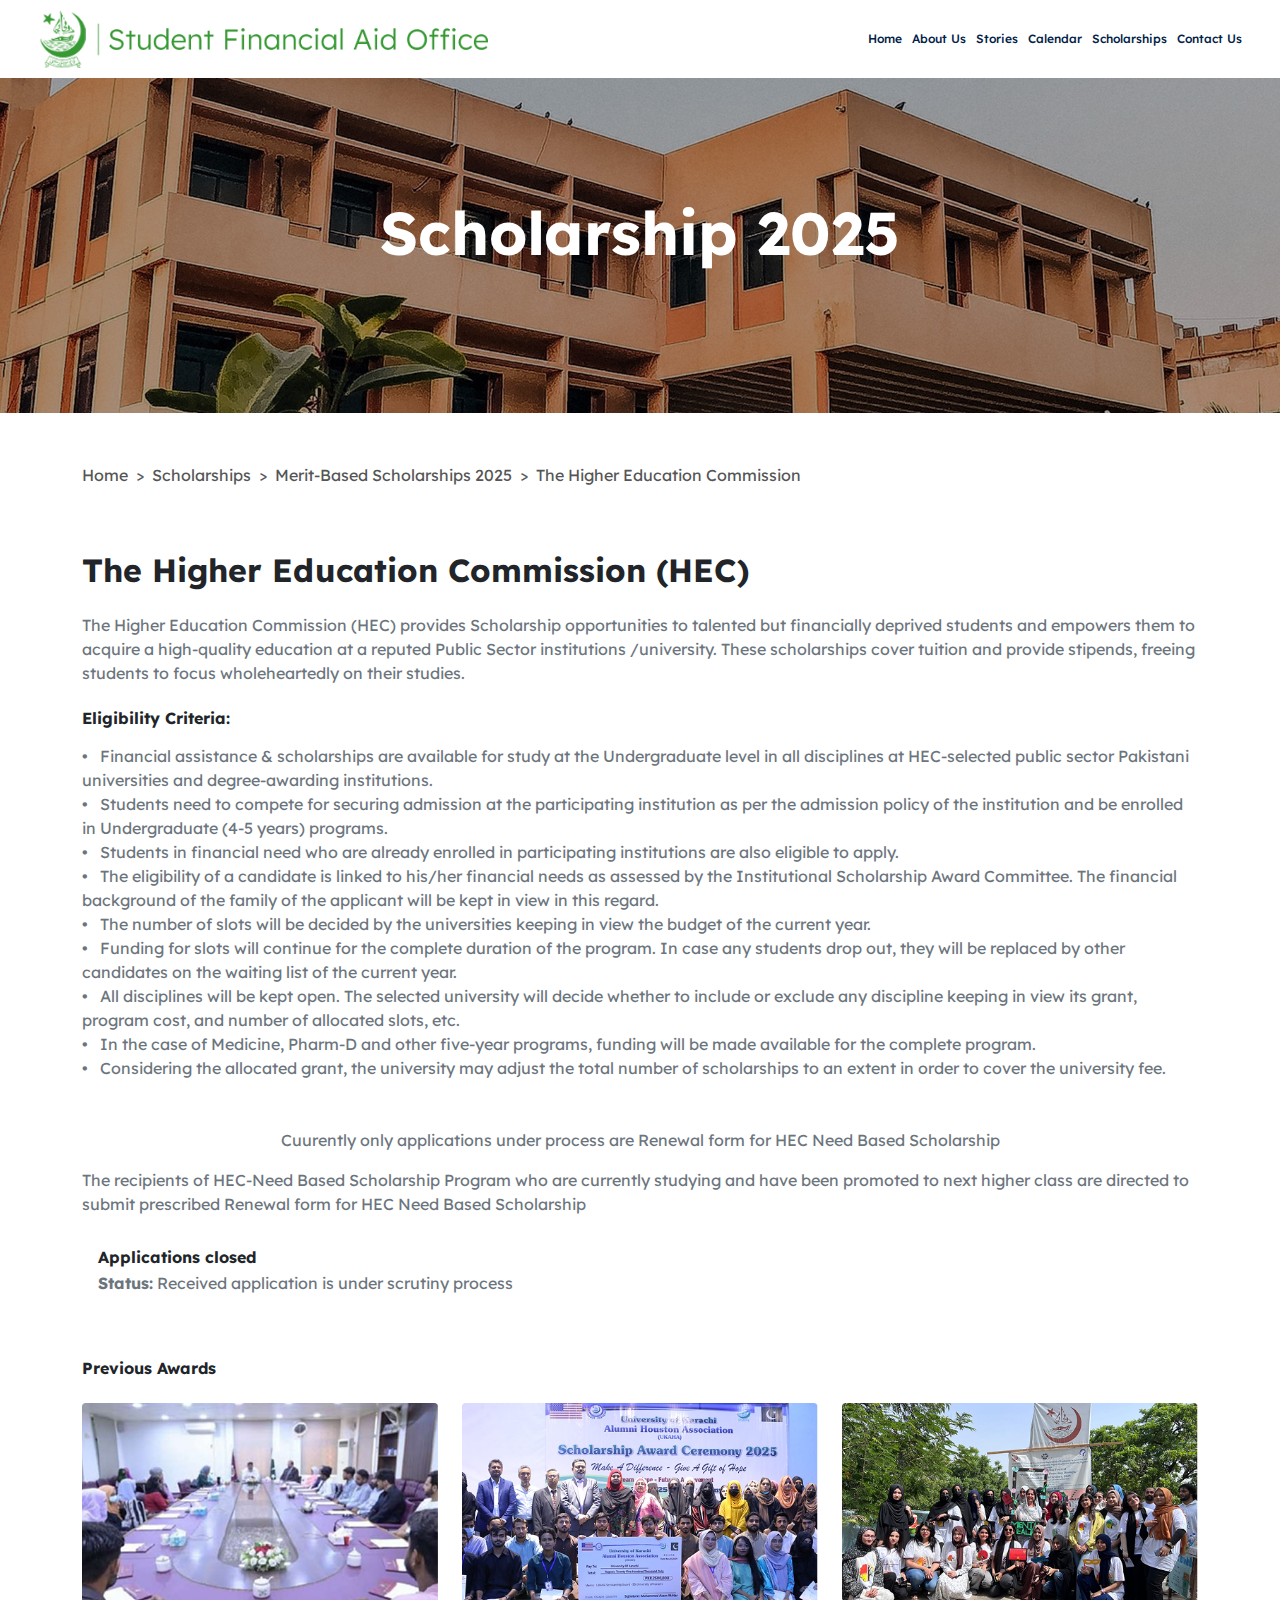
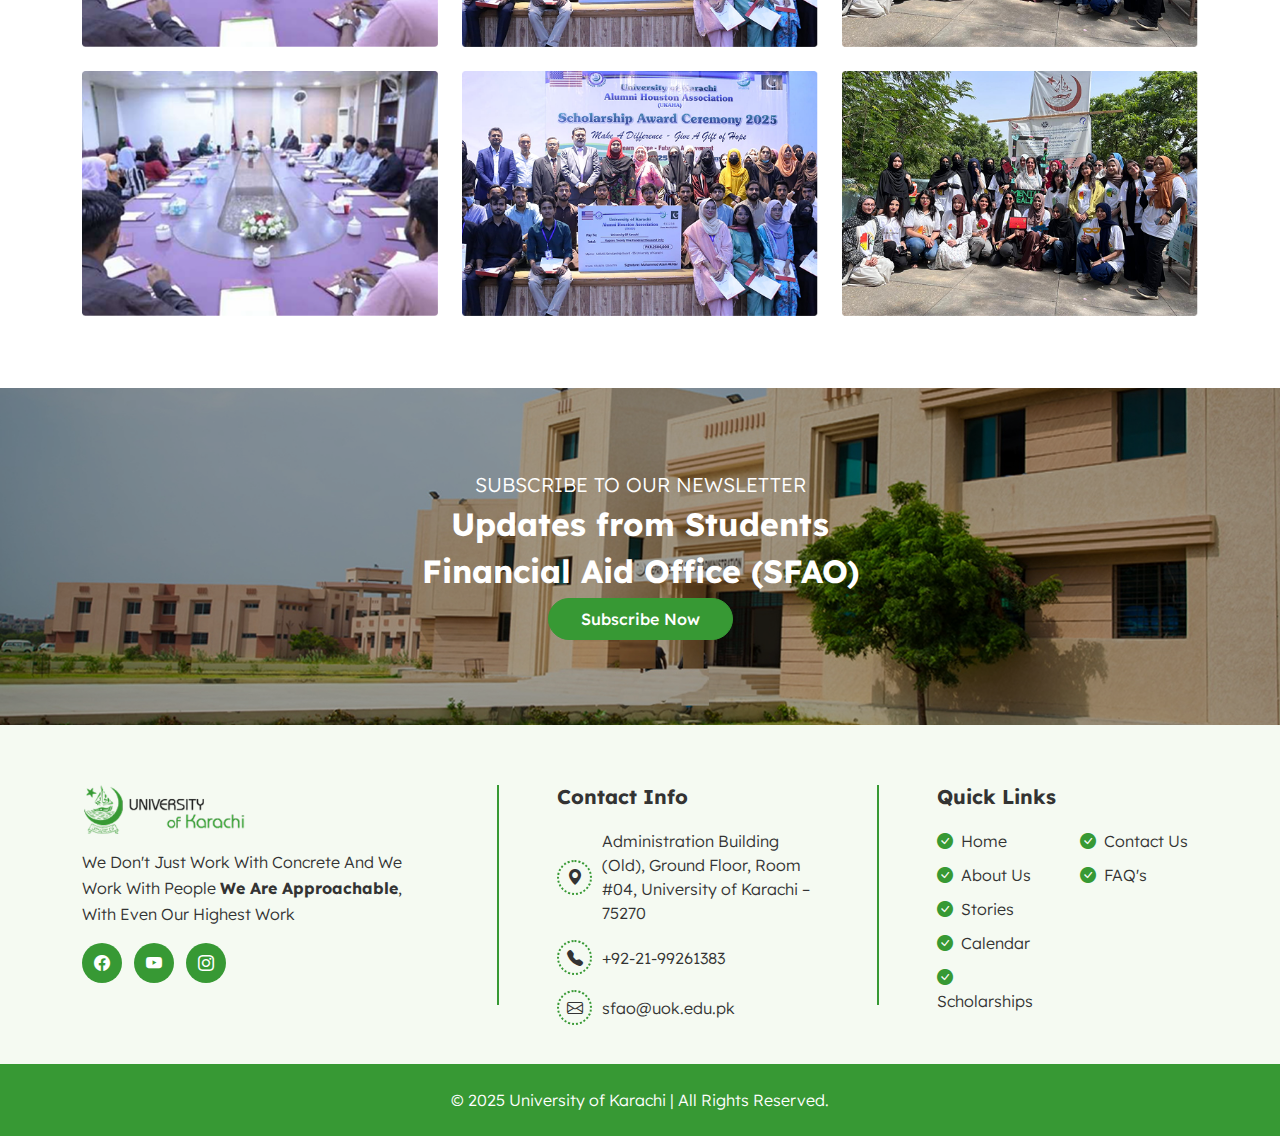
<file: scholarship-innerpage-2.html>
<!DOCTYPE html>
<html class="no-js" lang="">

<head>
  <meta charset="utf-8" />
  <meta http-equiv="x-ua-compatible" content="ie=edge" />
  <title>Karachi University - Scolarship Calendar Page</title>

  <meta name="description" content="" />
  <meta name="viewport" content="width=device-width, initial-scale=1" />

  <meta name="theme-color" content="#379934" />

  <link rel="apple-touch-icon" href="images/fav_icons/icon.png" />

  <link rel="preconnect" href="https://fonts.googleapis.com" />
  <link rel="preconnect" href="https://fonts.gstatic.com" crossorigin />

  <link rel="stylesheet" href="./css/main.css" />
  <link rel="stylesheet" href="css/style.css" />
  <link href="https://fonts.googleapis.com/css2?family=Lexend:wght@100..900&display=swap" rel="stylesheet" />
  <link href="https://cdn.jsdelivr.net/npm/bootstrap@5.3.8/dist/css/bootstrap.min.css" rel="stylesheet"
    integrity="sha384-sRIlK0J0q+UQvC9c9nS4R8+R4Y2kX0zV+uQkK8d0C0Y=" crossorigin="anonymous">
</head>

<body>

  <!-- main holder start -->
   <!-- main holder start -->
  <div class="main_holder">
    <!-- header start -->
    <header>
      <div class="container_content">
        <div class="nav_holder clearfix">
          <div class="header_row">
            <a href="index.html" class="logo">
              <img src="images/sfao-logo.png" alt="Student Financial Aid Office" />
            </a>

            <div class="lg_menu d-xl-block">
              <nav>
                <ul>
                  <li>
                    <a href="index.html">Home</a>
                  </li>

                  <li>
                    <a href="about-us.html">About Us</a>
                  </li>

                  <li>
                    <a href="stories.html">Stories</a>
                  </li>


                  <li>
                    <a href="calendar.html">Calendar</a>
                  </li>

                  <li>
                    <a href="scholarship-outerpage.html">Scholarships</a>
                  </li>

                  <li><a href="contact.html">Contact Us</a></li>
                </ul>
              </nav>
            </div>

            <a href="javascript:void(0);" class="search_btn searchClick btn_fill d-none">
              <i class="icon-magnifier"></i>
            </a>

            <div class="menu_btn_holder">
              <a href="javascript:void(0);" class="filter_overaly_trigger">
                <span>
                  <small></small>
                </span>
              </a>
            </div>
          </div>

          <!-- search start -->
          <div class="search_holder round_full">
            <div class="search_content">
              <form action="">
                <input type="text" class="form-control" placeholder="Search" />
              </form>
            </div>

            <span class="close_search searchOffClick">
              <i class="ri-close-line"></i>
            </span>
          </div>
          <!-- search end -->
        </div>
      </div>
    </header>
    <!-- header end -->

    <!-- main content start -->
    <main role="main" class="home_content nav_space clearfix">

      <section class="section-1 home_hero_slider overflow-hidden">
        <div class="container_content">
          <div class="image-container-top">
            <img src="./images/uok/scholarship-innerpage-background.jpg" alt="Scholarship Management" class="img-fluid w-100">
  
            <div class="overlay-top d-flex flex-column justify-content-center align-items-center text-center">
              <h1 class="text-white h1 mb-4">Scholarship 2025</h1>
            </div>
  
          </div>
        </div>
      </section>

      <section class="section-2 overflow-hidden">
        <div class="container">
          <nav style="--bs-breadcrumb-divider: '>';" aria-label="breadcrumb">
            <ol class="breadcrumb">
              <li class="breadcrumb-item active" aria-current="page"><a href="index.html">Home</a></li>
              <li class="breadcrumb-item active" aria-current="page"><a href="calendar.html">Scholarships</a></li>
              <li class="breadcrumb-item active" aria-current="page"><a href="scholarship-outerpage.html">Merit-Based Scholarships
                  2025</a></li>
                  <li class="breadcrumb-item active" aria-current="page"><a href="#">The Higher Education Commission</a></li>
            </ol>
          </nav>
        </div>
      </section>

      <section class="section-3 scholarship-inner-content">
        <div class="container my-5">
          <h2 class="fw-bold mb-4 text-dark">The Higher Education Commission (HEC)</h2>

          <p class="text-secondary mb-4">
            The Higher Education Commission (HEC) provides Scholarship opportunities to talented but financially deprived students and empowers them to acquire a high-quality education at a reputed Public Sector institutions /university. These scholarships cover tuition and provide stipends, freeing students to focus wholeheartedly on their studies.
          </p>

          <!-- <p class="text-secondary mb-3" style="font-size: 14px; line-height: 1.8;">
            Haier Funded Scholarships are open only for the following departments:
          </p>
          <ul class="text-secondary mb-5 list-unstyled" style="line-height: 2.2; font-size: 14px;">
            <li><span class="me-2" style="font-size: 14px;">&bull;</span> Karachi University Business School (Business Administration)</li>
            <li><span class="me-2" style="font-size: 14px;">&bull;</span> Department of Public Administration (Management Sciences)</li>
            <li><span class="me-2" style="font-size: 14px;">&bull;</span> Department of Mass Communication</li>
            <li><span class="me-2" style="font-size: 14px;">&bull;</span> Department of Digital Media Marketing (Arts & Social Sciences)</li>
            <li><span class="me-2" style="font-size: 14px;">&bull;</span> Department of Commerce (Management Sciences)</li>
          </ul> -->

          <h6 class="fw-bold mb-3 text-dark">Eligibility Criteria:</h6>
          <ul class="text-secondary mb-5 list-unstyled">
            <li><span class="me-2">&bull;</span> Financial assistance & scholarships are available for study at the Undergraduate level in all disciplines at HEC-selected public sector Pakistani universities and degree-awarding institutions.</li>
            <li><span class="me-2">&bull;</span> Students need to compete for securing admission at the participating institution as per the admission policy of the institution and be enrolled in Undergraduate (4-5 years) programs.</li>
            <li><span class="me-2">&bull;</span> Students in financial need who are already enrolled in participating institutions are also eligible to apply.</li>
            <li><span class="me-2">&bull;</span>	The eligibility of a candidate is linked to his/her financial needs as assessed by the Institutional Scholarship Award Committee. The financial background of the family of the applicant will be kept in view in this regard.</li>
            <li><span class="me-2">&bull;</span> The number of slots will be decided by the universities keeping in view the budget of the current year.</li>
            <li><span class="me-2">&bull;</span>	Funding for slots will continue for the complete duration of the program. In case any students drop out, they will be replaced by other candidates on the waiting list of the current year.</li>
            <li><span class="me-2">&bull;</span>	All disciplines will be kept open. The selected university will decide whether to include or exclude any discipline keeping in view its grant, program cost, and number of allocated slots, etc.</li>
            <li><span class="me-2">&bull;</span> In the case of Medicine, Pharm-D and other five-year programs, funding will be made available for the complete program.</li>
            <li><span class="me-2">&bull;</span> Considering the allocated grant, the university may adjust the total number of scholarships to an extent in order to cover the university fee.</li>
          </ul>

           <p class="text-secondary text-center mb-3">
            Cuurently only applications under process are Renewal form for HEC Need Based Scholarship
          </p>
           <p class="text-secondary mb-3">
            The recipients of HEC-Need Based Scholarship Program who are currently studying and have been promoted to next higher class are directed to submit prescribed Renewal form for HEC Need Based Scholarship
          </p>

          <div class="mb-5 p-3 rounded application-closed">
            <h6 class="fw-bold mb-1">Applications closed</h6>
            <p class="mb-0 text-secondary"><strong>Status:</strong> Received application is under scrutiny process</p>
          </div>

          <h6 class="fw-bold mb-4 text-dark">Previous Awards</h6>
                 <div class="row">
            <div class="col-md-4 mb-4">
              <img src="./images/uok/img5.png" alt="Previous Award" class="img-fluid w-100">
            </div>
            <div class="col-md-4 mb-4">
              <img src="./images/uok/img8.png" alt="Previous Award" class="img-fluid w-100">
            </div>
            <div class="col-md-4 mb-4">
              <img src="./images/uok/img9.png" alt="Previous Award" class="img-fluid w-100">
            </div>
            <div class="col-md-4 mb-4">
              <img src="./images/uok/img5.png" alt="Previous Award" class="img-fluid w-100">
            </div>
            <div class="col-md-4 mb-4">
              <img src="./images/uok/img8.png" alt="Previous Award" class="img-fluid w-100">
            </div>
            <div class="col-md-4 mb-4">
              <img src="./images/uok/img9.png" alt="Previous Award" class="img-fluid w-100">
            </div>
          </div>
        </div>
      </section>
    </main>


    <section class="section-5 overflow-hidden clearfix clear position-relative ">
      <div class="image-container-bottom">
        <img src="./images/uok/newsletterbg.jpg" alt="Newsletter" class="img-fluid w-100" />

        <div class="overlay-bottom d-flex flex-column justify-content-center align-items-center text-center">
          <h5 class="text-white">Subscribe to Our Newsletter</h5>
          <h2 class="text-white">Updates from Students</h2>
          <h2 class="text-white">Financial Aid Office (SFAO)</h2>
          <a href="#" class="btn btn_fill round_full">Subscribe Now</a>
        </div>
      </div>
    </section>

    <footer class="uok-footer overflow-hidden">
      <div class="container">
        <div class="row align-items-start">

          <!-- Logo & About -->
          <div class="col-md-4 mb-4">
            <img src="images/uok/footer-logo.png" alt="University of Karachi" class="footer-logo mb-3">

            <p class="footer-text">
              We Don't Just Work With Concrete And We Work With People
              <strong>We Are Approachable</strong>, With Even Our Highest Work
            </p>

            <div class="social-icons mt-3">
              <a href="#"><i class="bi bi-facebook"></i></a>
              <a href="#"><i class="bi bi-youtube"></i></a>
              <a href="#"><i class="bi bi-instagram"></i></a>
            </div>
          </div>

          <!-- Divider -->
          <div class="col-md-1 ">
            <div class="vertical-line"></div>
          </div>

          <!-- Contact Info -->
          <div class="col-md-3 mb-4">
            <h5 class="footer-heading">Contact Info</h5>
            <ul class="footer-list">
              <li>
                <span class="icon-circle"><i class="bi bi-geo-alt-fill"></i></span>
                <span>Administration Building (Old), Ground Floor, Room #04, University of Karachi – 75270</span>
              </li>
              <li>
                <span class="icon-circle"><i class="bi bi-telephone-fill"></i></span>
                +92-21-99261383
              </li>
              <li>
                <span class="icon-circle"><i class="bi bi-envelope"></i></span>
                sfao@uok.edu.pk
              </li>
            </ul>
          </div>

          <!-- Divider -->
          <div class="col-md-1 ">
            <div class="vertical-line"></div>
          </div>

          <!-- Quick Links -->
          <div class="col-md-3">
            <h5 class="footer-heading">Quick Links</h5>

            <div class="row">
              <div class="col-6">
                <ul class="footer-links">

                  <li><a href="index.html"><i class="bi bi-check-circle-fill me-2"></i>Home</a></li>


                  <li><a href="about-us.html"><i class="bi bi-check-circle-fill me-2"></i>About Us</a></li>


                  <li><a href="stories.html"><i class="bi bi-check-circle-fill me-2 "></i>Stories</a></li>


                  <li><a href="calendar.html"><i class="bi bi-check-circle-fill me-2 "></i>Calendar</a></li>


                  <li><a href="scholarship.html"><i class="bi bi-check-circle-fill me-2 "></i>Scholarships</a></li>

                </ul>
              </div>
              <div class="col-6">
                <ul class="footer-links">

                  <li><a href="contact.html"><i class="bi bi-check-circle-fill me-2 "></i>Contact Us</a></li>


                  <li><a href="index.html#faq"><i class="bi bi-check-circle-fill me-2 "></i>FAQ's</a></li>

                </ul>
              </div>
            </div>
          </div>
        </div>
      </div>
      <div class="section-6">
        <div class="bottom-bar">
          <div class="container text-center text-white py-4">
            <p class="mb-0">&copy; 2025 University of Karachi | All Rights Reserved.</p>
          </div>
        </div>
      </div>
    </footer>



  </div>



  <div class="content_overlay_wrapper overlay_filter" data-lenis-prevent>
    <article class="offcanvas_content">
      <div class="overlay_content_holder">
        <div class="overlay_content sm_menu">
          <ul>
            <li>
              <a href="index.html">Home</a>
            </li>

            <li>
              <a href="about-us.html">About Us</a>
            </li>

            <li>
              <a href="stories.html">Stories</a>
            </li>
            <li>
              <a href="calendar.html">Calendar</a>
            </li>


            <li>
              <a href="scholarship-outerpage.html">Scholarships</a>
            </li>

            <li><a href="contact.html">Contact Us</a></li>
          </ul>
        </div>
      </div>
    </article>
  </div>

  <button class="btn btn_bkt" id="btnTop" type="button">
    <i class="ri-arrow-up-s-line"></i>
    <span> Go to top </span>
  </button>




  <script src="js/jquery.js"></script>
  <script src="js/jquery-migrate.js"></script>
  <script src="js/vendor.js"></script>
  <script src="js/main.js"></script>









</body>

</html>
</file>
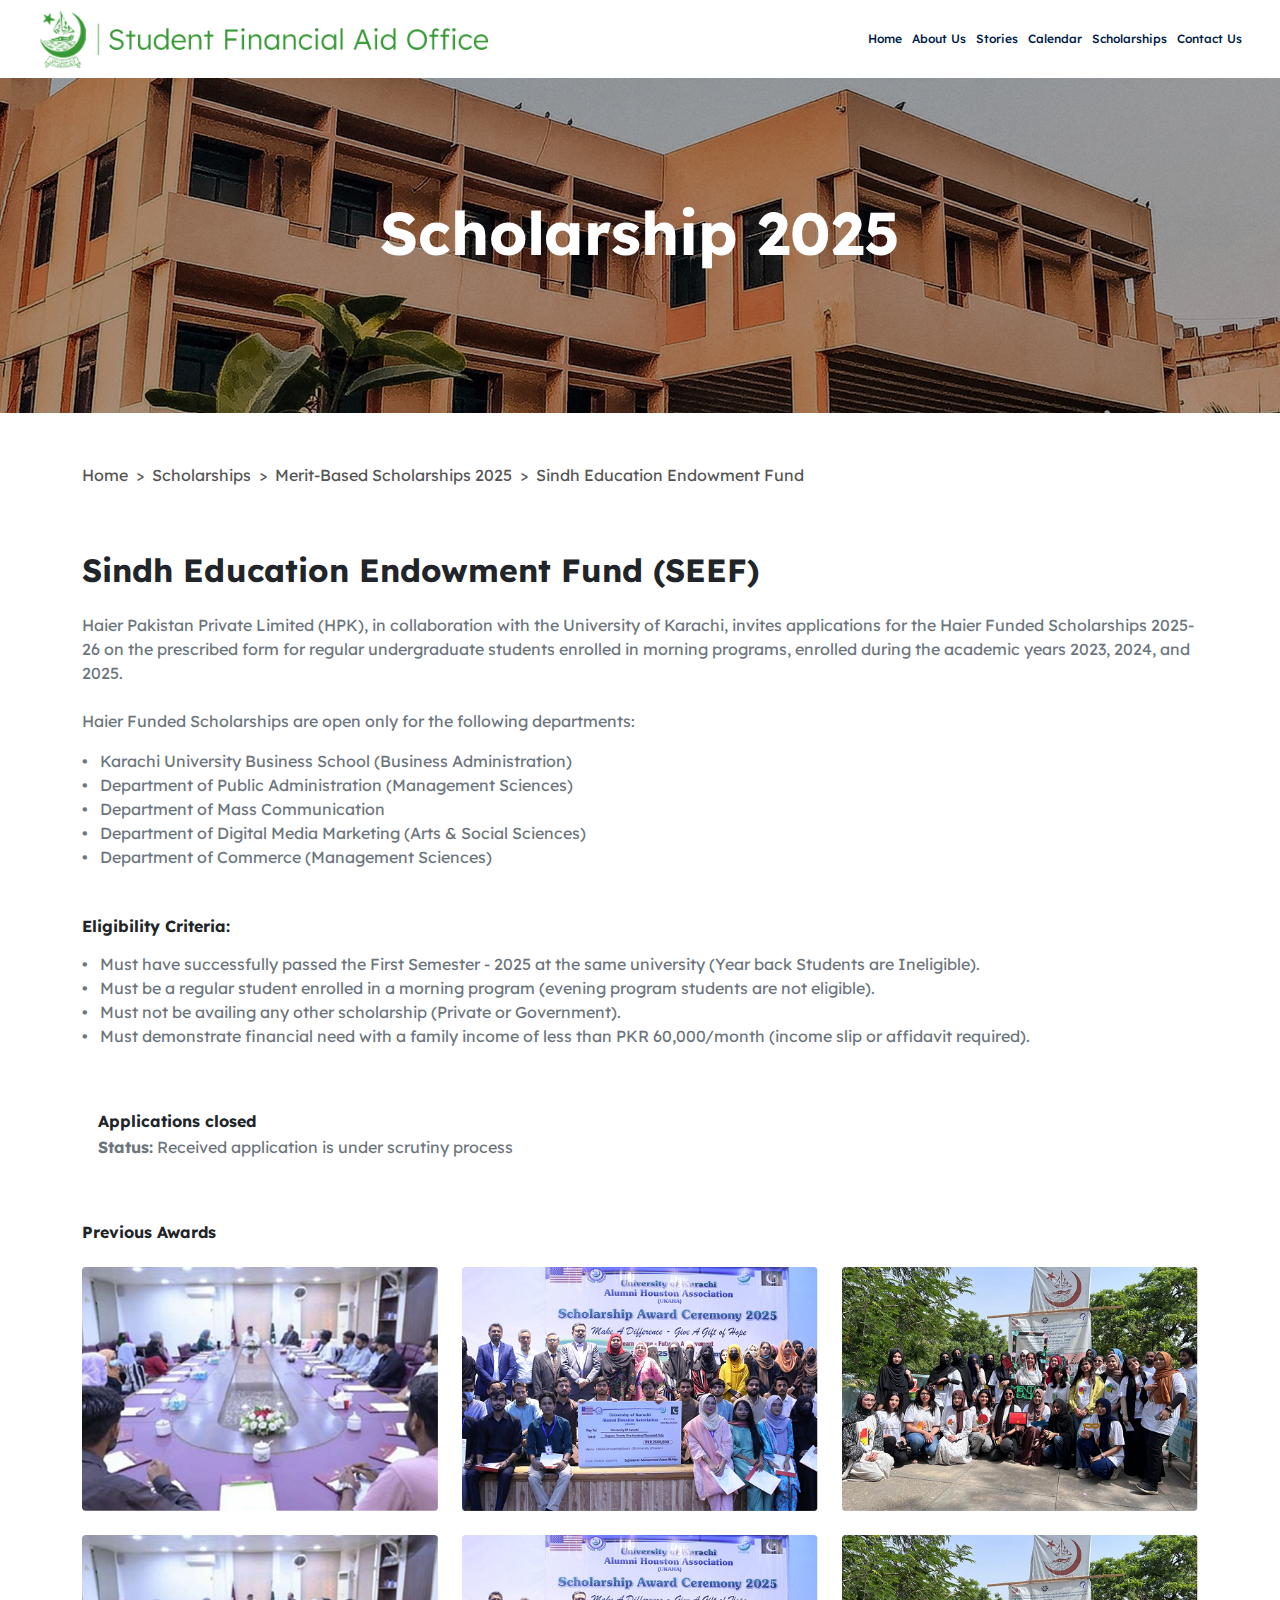
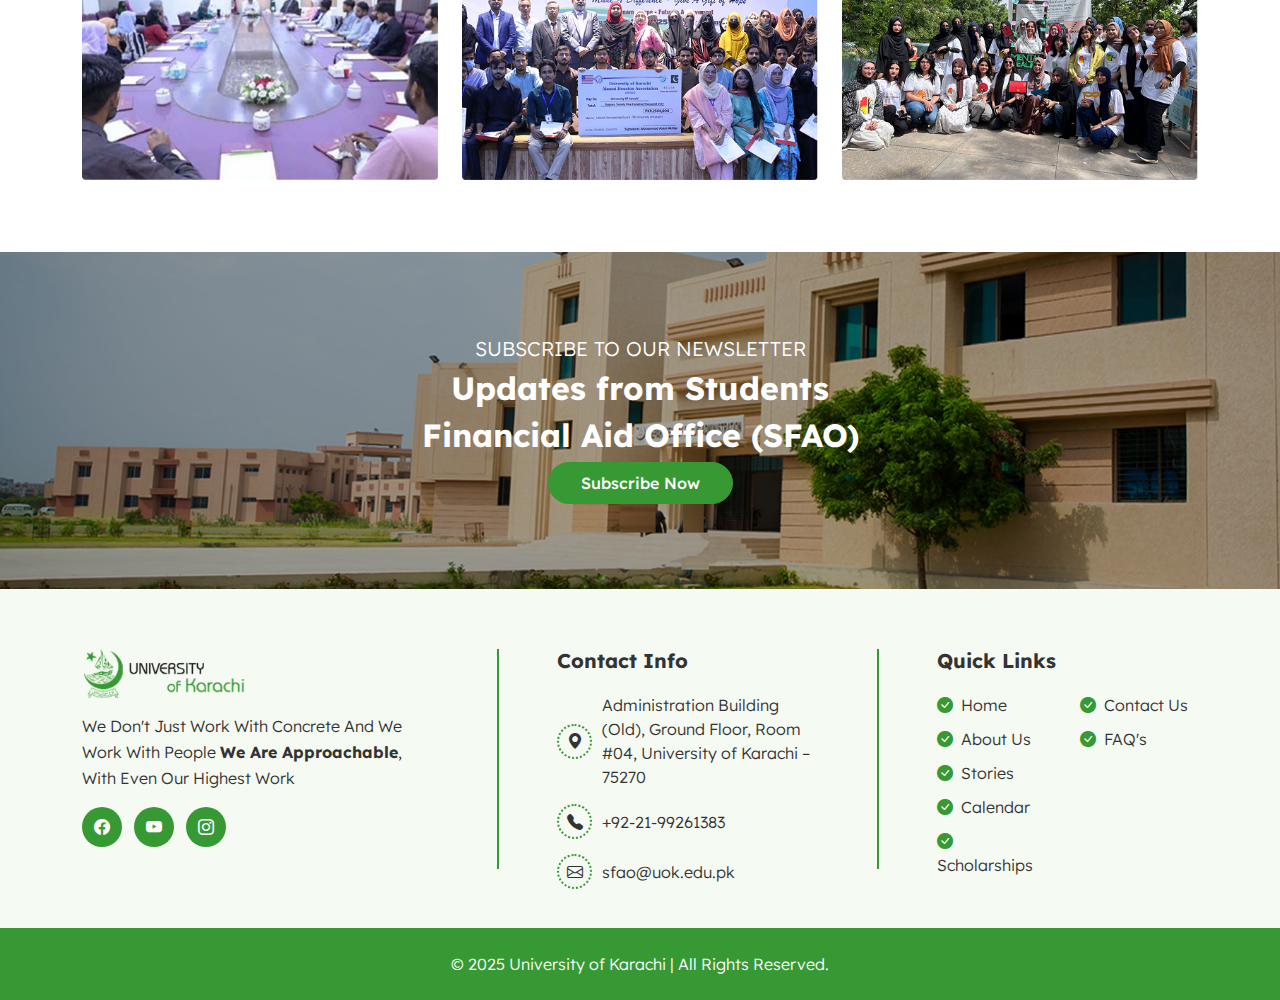
<file: scholarship-innerpage-3.html>
<!DOCTYPE html>
<html class="no-js" lang="">

<head>
  <meta charset="utf-8" />
  <meta http-equiv="x-ua-compatible" content="ie=edge" />
  <title>Karachi University - Scolarship Calendar Page</title>

  <meta name="description" content="" />
  <meta name="viewport" content="width=device-width, initial-scale=1" />

  <meta name="theme-color" content="#379934" />

  <link rel="apple-touch-icon" href="images/fav_icons/icon.png" />

  <link rel="preconnect" href="https://fonts.googleapis.com" />
  <link rel="preconnect" href="https://fonts.gstatic.com" crossorigin />

  <link rel="stylesheet" href="./css/main.css" />
  <link rel="stylesheet" href="css/style.css" />
  <link href="https://fonts.googleapis.com/css2?family=Lexend:wght@100..900&display=swap" rel="stylesheet" />
  <link href="https://cdn.jsdelivr.net/npm/bootstrap@5.3.8/dist/css/bootstrap.min.css" rel="stylesheet"
    integrity="sha384-sRIlK0J0q+UQvC9c9nS4R8+R4Y2kX0zV+uQkK8d0C0Y=" crossorigin="anonymous">
</head>

<body>

  <!-- main holder start -->
   <!-- main holder start -->
  <div class="main_holder">
    <!-- header start -->
    <header>
      <div class="container_content">
        <div class="nav_holder clearfix">
          <div class="header_row">
            <a href="index.html" class="logo">
              <img src="images/sfao-logo.png" alt="Student Financial Aid Office" />
            </a>

            <div class="lg_menu d-xl-block">
              <nav>
                <ul>
                  <li>
                    <a href="index.html">Home</a>
                  </li>

                  <li>
                    <a href="about-us.html">About Us</a>
                  </li>

                  <li>
                    <a href="stories.html">Stories</a>
                  </li>


                  <li>
                    <a href="calendar.html">Calendar</a>
                  </li>

                  <li>
                    <a href="scholarship-outerpage.html">Scholarships</a>
                  </li>

                  <li><a href="contact.html">Contact Us</a></li>
                </ul>
              </nav>
            </div>

            <a href="javascript:void(0);" class="search_btn searchClick btn_fill d-none">
              <i class="icon-magnifier"></i>
            </a>

            <div class="menu_btn_holder">
              <a href="javascript:void(0);" class="filter_overaly_trigger">
                <span>
                  <small></small>
                </span>
              </a>
            </div>
          </div>

          <!-- search start -->
          <div class="search_holder round_full">
            <div class="search_content">
              <form action="">
                <input type="text" class="form-control" placeholder="Search" />
              </form>
            </div>

            <span class="close_search searchOffClick">
              <i class="ri-close-line"></i>
            </span>
          </div>
          <!-- search end -->
        </div>
      </div>
    </header>
    <!-- header end -->

    <!-- main content start -->
    <main role="main" class="home_content nav_space clearfix">

      <section class="section-1 home_hero_slider overflow-hidden">
        <div class="container_content">
          <div class="image-container-top">
            <img src="./images/uok/scholarship-innerpage-background.jpg" alt="Scholarship Management" class="img-fluid w-100">
  
            <div class="overlay-top d-flex flex-column justify-content-center align-items-center text-center">
              <h1 class="text-white h1 mb-4">Scholarship 2025</h1>
            </div>
  
          </div>
        </div>
      </section>

      <section class="section-2 overflow-hidden">
        <div class="container">
          <nav style="--bs-breadcrumb-divider: '>';" aria-label="breadcrumb">
            <ol class="breadcrumb">
              <li class="breadcrumb-item active" aria-current="page"><a href="index.html">Home</a></li>
              <li class="breadcrumb-item active" aria-current="page"><a href="calendar.html">Scholarships</a></li>
              <li class="breadcrumb-item active" aria-current="page"><a href="scholarship-outerpage.html">Merit-Based Scholarships
                  2025</a></li>
                  <li class="breadcrumb-item active" aria-current="page"><a href="#">Sindh Education Endowment Fund</a></li>
            </ol>
          </nav>
        </div>
      </section>

      <section class="section-3 scholarship-inner-content">
        <div class="container my-5">
          <h2 class="fw-bold mb-4 text-dark">Sindh Education Endowment Fund (SEEF)</h2>

          <p class="text-secondary mb-4">
            Haier Pakistan Private Limited (HPK), in collaboration with the University of Karachi, invites applications for the Haier Funded Scholarships 2025-26 on the prescribed form for regular undergraduate students enrolled in morning programs, enrolled during the academic years 2023, 2024, and 2025.
          </p>

          <p class="text-secondary mb-3">
            Haier Funded Scholarships are open only for the following departments:
          </p>
          <ul class="text-secondary mb-5 list-unstyled">
            <li><span class="me-2">&bull;</span> Karachi University Business School (Business Administration)</li>
            <li><span class="me-2">&bull;</span> Department of Public Administration (Management Sciences)</li>
            <li><span class="me-2">&bull;</span> Department of Mass Communication</li>
            <li><span class="me-2">&bull;</span> Department of Digital Media Marketing (Arts & Social Sciences)</li>
            <li><span class="me-2">&bull;</span> Department of Commerce (Management Sciences)</li>
          </ul>

          <h6 class="fw-bold mb-3 text-dark">Eligibility Criteria:</h6>
          <ul class="text-secondary mb-5 list-unstyled">
            <li><span class="me-2">&bull;</span> Must have successfully passed the First Semester - 2025 at the same university (Year back Students are Ineligible).</li>
            <li><span class="me-2">&bull;</span> Must be a regular student enrolled in a morning program (evening program students are not eligible).</li>
            <li><span class="me-2">&bull;</span> Must not be availing any other scholarship (Private or Government).</li>
            <li><span class="me-2">&bull;</span> Must demonstrate financial need with a family income of less than PKR 60,000/month (income slip or affidavit required).</li>
          </ul>

          <div class="mb-5 p-3 rounded application-closed">
            <h6 class="fw-bold mb-1">Applications closed</h6>
            <p class="mb-0 text-secondary"><strong>Status:</strong> Received application is under scrutiny process</p>
          </div>

          <h6 class="fw-bold mb-4 text-dark">Previous Awards</h6>
          <div class="row">
            <div class="col-md-4 mb-4">
              <img src="./images/uok/img5.png" alt="Previous Award" class="img-fluid w-100">
            </div>
            <div class="col-md-4 mb-4">
              <img src="./images/uok/img8.png" alt="Previous Award" class="img-fluid w-100">
            </div>
            <div class="col-md-4 mb-4">
              <img src="./images/uok/img9.png" alt="Previous Award" class="img-fluid w-100">
            </div>
            <div class="col-md-4 mb-4">
              <img src="./images/uok/img5.png" alt="Previous Award" class="img-fluid w-100">
            </div>
            <div class="col-md-4 mb-4">
              <img src="./images/uok/img8.png" alt="Previous Award" class="img-fluid w-100">
            </div>
            <div class="col-md-4 mb-4">
              <img src="./images/uok/img9.png" alt="Previous Award" class="img-fluid w-100">
            </div>
          </div>
        </div>
      </section>
    </main>


    <section class="section-5 overflow-hidden clearfix clear position-relative ">
      <div class="image-container-bottom">
        <img src="./images/uok/newsletterbg.jpg" alt="Newsletter" class="img-fluid w-100" />

        <div class="overlay-bottom d-flex flex-column justify-content-center align-items-center text-center">
          <h5 class="text-white">Subscribe to Our Newsletter</h5>
          <h2 class="text-white">Updates from Students</h2>
          <h2 class="text-white">Financial Aid Office (SFAO)</h2>
          <a href="#" class="btn btn_fill round_full">Subscribe Now</a>
        </div>
      </div>
    </section>

    <footer class="uok-footer overflow-hidden">
      <div class="container">
        <div class="row align-items-start">

          <!-- Logo & About -->
          <div class="col-md-4 mb-4">
            <img src="images/uok/footer-logo.png" alt="University of Karachi" class="footer-logo mb-3">

            <p class="footer-text">
              We Don't Just Work With Concrete And We Work With People
              <strong>We Are Approachable</strong>, With Even Our Highest Work
            </p>

            <div class="social-icons mt-3">
              <a href="#"><i class="bi bi-facebook"></i></a>
              <a href="#"><i class="bi bi-youtube"></i></a>
              <a href="#"><i class="bi bi-instagram"></i></a>
            </div>
          </div>

          <!-- Divider -->
          <div class="col-md-1 ">
            <div class="vertical-line"></div>
          </div>

          <!-- Contact Info -->
          <div class="col-md-3 mb-4">
            <h5 class="footer-heading">Contact Info</h5>
            <ul class="footer-list">
              <li>
                <span class="icon-circle"><i class="bi bi-geo-alt-fill"></i></span>
                <span>Administration Building (Old), Ground Floor, Room #04, University of Karachi – 75270</span>
              </li>
              <li>
                <span class="icon-circle"><i class="bi bi-telephone-fill"></i></span>
                +92-21-99261383
              </li>
              <li>
                <span class="icon-circle"><i class="bi bi-envelope"></i></span>
                sfao@uok.edu.pk
              </li>
            </ul>
          </div>

          <!-- Divider -->
          <div class="col-md-1 ">
            <div class="vertical-line"></div>
          </div>

          <!-- Quick Links -->
          <div class="col-md-3">
            <h5 class="footer-heading">Quick Links</h5>

            <div class="row">
              <div class="col-6">
                <ul class="footer-links">

                  <li><a href="index.html"><i class="bi bi-check-circle-fill me-2"></i>Home</a></li>


                  <li><a href="about-us.html"><i class="bi bi-check-circle-fill me-2"></i>About Us</a></li>


                  <li><a href="stories.html"><i class="bi bi-check-circle-fill me-2 "></i>Stories</a></li>


                  <li><a href="calendar.html"><i class="bi bi-check-circle-fill me-2 "></i>Calendar</a></li>


                  <li><a href="scholarship.html"><i class="bi bi-check-circle-fill me-2 "></i>Scholarships</a></li>

                </ul>
              </div>
              <div class="col-6">
                <ul class="footer-links">

                  <li><a href="contact.html"><i class="bi bi-check-circle-fill me-2 "></i>Contact Us</a></li>


                  <li><a href="index.html#faq"><i class="bi bi-check-circle-fill me-2 "></i>FAQ's</a></li>

                </ul>
              </div>
            </div>
          </div>
        </div>
      </div>
      <div class="section-6">
        <div class="bottom-bar">
          <div class="container text-center text-white py-4">
            <p class="mb-0">&copy; 2025 University of Karachi | All Rights Reserved.</p>
          </div>
        </div>
      </div>
    </footer>



  </div>



  <div class="content_overlay_wrapper overlay_filter" data-lenis-prevent>
    <article class="offcanvas_content">
      <div class="overlay_content_holder">
        <div class="overlay_content sm_menu">
          <ul>
            <li>
              <a href="index.html">Home</a>
            </li>

            <li>
              <a href="about-us.html">About Us</a>
            </li>

            <li>
              <a href="stories.html">Stories</a>
            </li>
            <li>
              <a href="calendar.html">Calendar</a>
            </li>


            <li>
              <a href="scholarship-outerpage.html">Scholarships</a>
            </li>

            <li><a href="contact.html">Contact Us</a></li>
          </ul>
        </div>
      </div>
    </article>
  </div>

  <button class="btn btn_bkt" id="btnTop" type="button">
    <i class="ri-arrow-up-s-line"></i>
    <span> Go to top </span>
  </button>




  <script src="js/jquery.js"></script>
  <script src="js/jquery-migrate.js"></script>
  <script src="js/vendor.js"></script>
  <script src="js/main.js"></script>









</body>

</html>
</file>
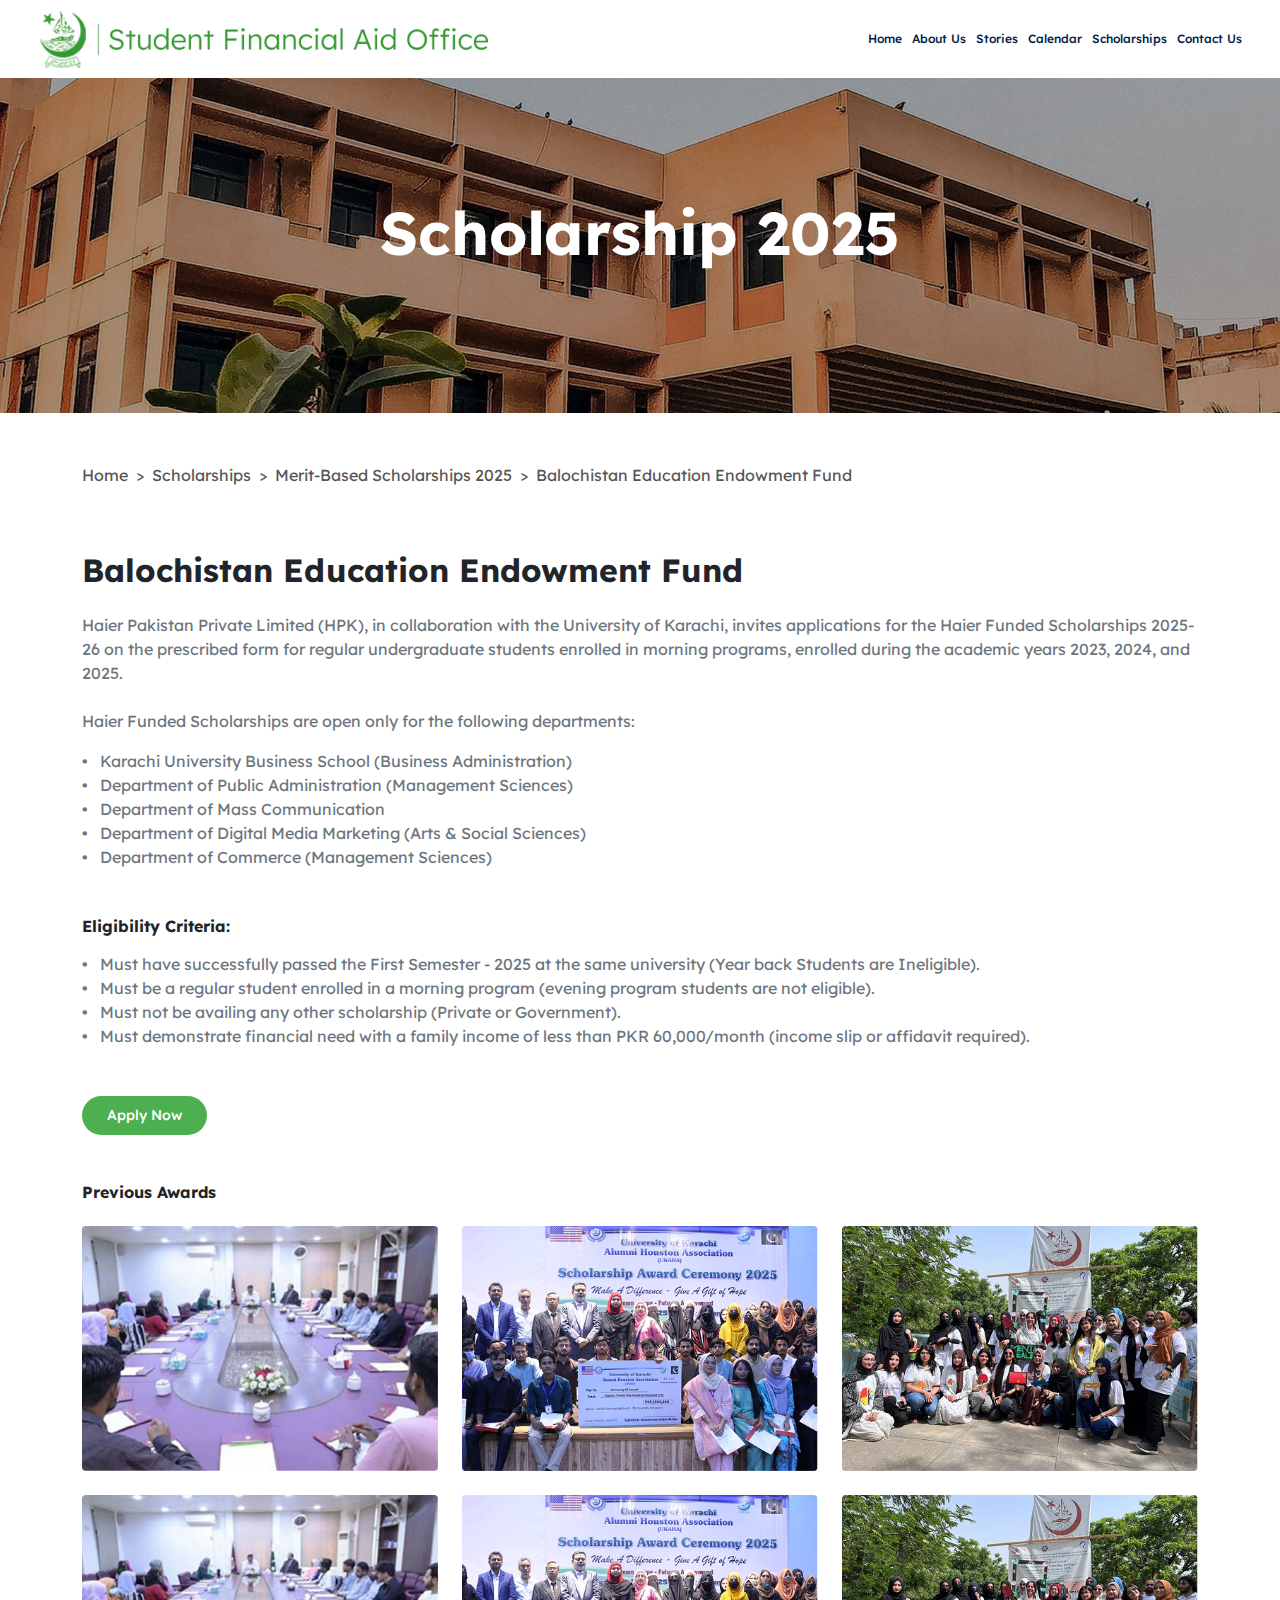
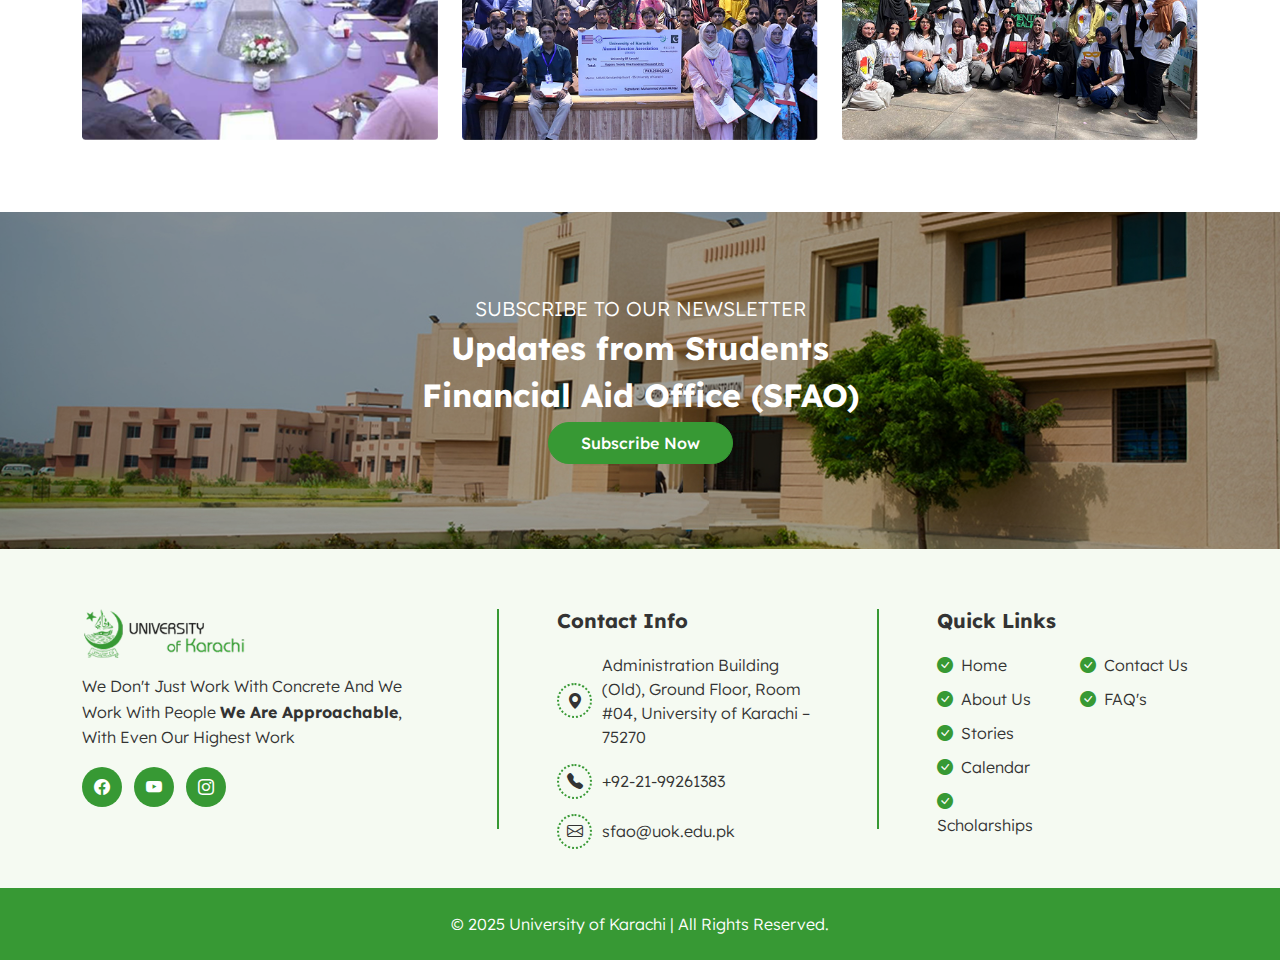
<file: scholarship-innerpage-4.html>
<!DOCTYPE html>
<html class="no-js" lang="">

<head>
  <meta charset="utf-8" />
  <meta http-equiv="x-ua-compatible" content="ie=edge" />
  <title>Karachi University - Scolarship Calendar Page</title>

  <meta name="description" content="" />
  <meta name="viewport" content="width=device-width, initial-scale=1" />

  <meta name="theme-color" content="#379934" />

  <link rel="apple-touch-icon" href="images/fav_icons/icon.png" />

  <link rel="preconnect" href="https://fonts.googleapis.com" />
  <link rel="preconnect" href="https://fonts.gstatic.com" crossorigin />

  <link rel="stylesheet" href="./css/main.css" />
  <link rel="stylesheet" href="css/style.css" />
  <link href="https://fonts.googleapis.com/css2?family=Lexend:wght@100..900&display=swap" rel="stylesheet" />
  <link href="https://cdn.jsdelivr.net/npm/bootstrap@5.3.8/dist/css/bootstrap.min.css" rel="stylesheet"
    integrity="sha384-sRIlK0J0q+UQvC9c9nS4R8+R4Y2kX0zV+uQkK8d0C0Y=" crossorigin="anonymous">
</head>

<body>

  <!-- main holder start -->
   <!-- main holder start -->
  <div class="main_holder">
    <!-- header start -->
    <header>
      <div class="container_content">
        <div class="nav_holder clearfix">
          <div class="header_row">
            <a href="index.html" class="logo">
              <img src="images/sfao-logo.png" alt="Student Financial Aid Office" />
            </a>

            <div class="lg_menu d-xl-block">
              <nav>
                <ul>
                  <li>
                    <a href="index.html">Home</a>
                  </li>

                  <li>
                    <a href="about-us.html">About Us</a>
                  </li>

                  <li>
                    <a href="stories.html">Stories</a>
                  </li>


                  <li>
                    <a href="calendar.html">Calendar</a>
                  </li>

                  <li>
                    <a href="scholarship-outerpage.html">Scholarships</a>
                  </li>

                  <li><a href="contact.html">Contact Us</a></li>
                </ul>
              </nav>
            </div>

            <a href="javascript:void(0);" class="search_btn searchClick btn_fill d-none">
              <i class="icon-magnifier"></i>
            </a>

            <div class="menu_btn_holder">
              <a href="javascript:void(0);" class="filter_overaly_trigger">
                <span>
                  <small></small>
                </span>
              </a>
            </div>
          </div>

          <!-- search start -->
          <div class="search_holder round_full">
            <div class="search_content">
              <form action="">
                <input type="text" class="form-control" placeholder="Search" />
              </form>
            </div>

            <span class="close_search searchOffClick">
              <i class="ri-close-line"></i>
            </span>
          </div>
          <!-- search end -->
        </div>
      </div>
    </header>
    <!-- header end -->

    <!-- main content start -->
    <main role="main" class="home_content nav_space clearfix">

      <section class="section-1 home_hero_slider overflow-hidden">
        <div class="container_content">
          <div class="image-container-top">
            <img src="./images/uok/scholarship-innerpage-background.jpg" alt="Scholarship Management" class="img-fluid w-100">
  
            <div class="overlay-top d-flex flex-column justify-content-center align-items-center text-center">
              <h1 class="text-white h1 mb-4">Scholarship 2025</h1>
            </div>
  
          </div>
        </div>
      </section>

      <section class="section-2 overflow-hidden">
        <div class="container">
          <nav style="--bs-breadcrumb-divider: '>';" aria-label="breadcrumb">
            <ol class="breadcrumb">
              <li class="breadcrumb-item active" aria-current="page"><a href="index.html">Home</a></li>
              <li class="breadcrumb-item active" aria-current="page"><a href="calendar.html">Scholarships</a></li>
              <li class="breadcrumb-item active" aria-current="page"><a href="scholarship-outerpage.html">Merit-Based Scholarships
                  2025</a></li>
                  <li class="breadcrumb-item active" aria-current="page"><a href="#">Balochistan Education Endowment Fund</a></li>
            </ol>
          </nav>
        </div>
      </section>

      <section class="section-3 scholarship-inner-content">
        <div class="container my-5">
          <h2 class="fw-bold mb-4 text-dark">Balochistan Education Endowment Fund</h2>

          <p class="text-secondary mb-4">
            Haier Pakistan Private Limited (HPK), in collaboration with the University of Karachi, invites applications for the Haier Funded Scholarships 2025-26 on the prescribed form for regular undergraduate students enrolled in morning programs, enrolled during the academic years 2023, 2024, and 2025.
          </p>

          <p class="text-secondary mb-3">
            Haier Funded Scholarships are open only for the following departments:
          </p>
          <ul class="text-secondary mb-5 list-unstyled">
            <li><span class="me-2">&bull;</span> Karachi University Business School (Business Administration)</li>
            <li><span class="me-2">&bull;</span> Department of Public Administration (Management Sciences)</li>
            <li><span class="me-2">&bull;</span> Department of Mass Communication</li>
            <li><span class="me-2">&bull;</span> Department of Digital Media Marketing (Arts & Social Sciences)</li>
            <li><span class="me-2">&bull;</span> Department of Commerce (Management Sciences)</li>
          </ul>

          <h6 class="fw-bold mb-3 text-dark">Eligibility Criteria:</h6>
          <ul class="text-secondary mb-5 list-unstyled">
            <li><span class="me-2">&bull;</span> Must have successfully passed the First Semester - 2025 at the same university (Year back Students are Ineligible).</li>
            <li><span class="me-2">&bull;</span> Must be a regular student enrolled in a morning program (evening program students are not eligible).</li>
            <li><span class="me-2">&bull;</span> Must not be availing any other scholarship (Private or Government).</li>
            <li><span class="me-2">&bull;</span> Must demonstrate financial need with a family income of less than PKR 60,000/month (income slip or affidavit required).</li>
          </ul>

          <a href="#" class="btn px-4 py-2 text-white mb-5" style="background-color: #4CAF50; border-radius: 20px; font-weight: 500; font-size: 14px;">Apply Now</a>

          <h6 class="fw-bold mb-4 text-dark">Previous Awards</h6>
          <div class="row">
            <div class="col-md-4 mb-4">
              <img src="./images/uok/img5.png" alt="Previous Award" class="img-fluid w-100">
            </div>
            <div class="col-md-4 mb-4">
              <img src="./images/uok/img8.png" alt="Previous Award" class="img-fluid w-100">
            </div>
            <div class="col-md-4 mb-4">
              <img src="./images/uok/img9.png" alt="Previous Award" class="img-fluid w-100">
            </div>
            <div class="col-md-4 mb-4">
              <img src="./images/uok/img5.png" alt="Previous Award" class="img-fluid w-100">
            </div>
            <div class="col-md-4 mb-4">
              <img src="./images/uok/img8.png" alt="Previous Award" class="img-fluid w-100">
            </div>
            <div class="col-md-4 mb-4">
              <img src="./images/uok/img9.png" alt="Previous Award" class="img-fluid w-100">
            </div>
          </div>
        </div>
      </section>
    </main>


    <section class="section-5 overflow-hidden clearfix clear position-relative ">
      <div class="image-container-bottom">
        <img src="./images/uok/newsletterbg.jpg" alt="Newsletter" class="img-fluid w-100" />

        <div class="overlay-bottom d-flex flex-column justify-content-center align-items-center text-center">
          <h5 class="text-white">Subscribe to Our Newsletter</h5>
          <h2 class="text-white">Updates from Students</h2>
          <h2 class="text-white">Financial Aid Office (SFAO)</h2>
          <a href="#" class="btn btn_fill round_full">Subscribe Now</a>
        </div>
      </div>
    </section>

    <footer class="uok-footer overflow-hidden">
      <div class="container">
        <div class="row align-items-start">

          <!-- Logo & About -->
          <div class="col-md-4 mb-4">
            <img src="images/uok/footer-logo.png" alt="University of Karachi" class="footer-logo mb-3">

            <p class="footer-text">
              We Don't Just Work With Concrete And We Work With People
              <strong>We Are Approachable</strong>, With Even Our Highest Work
            </p>

            <div class="social-icons mt-3">
              <a href="#"><i class="bi bi-facebook"></i></a>
              <a href="#"><i class="bi bi-youtube"></i></a>
              <a href="#"><i class="bi bi-instagram"></i></a>
            </div>
          </div>

          <!-- Divider -->
          <div class="col-md-1 ">
            <div class="vertical-line"></div>
          </div>

          <!-- Contact Info -->
          <div class="col-md-3 mb-4">
            <h5 class="footer-heading">Contact Info</h5>
            <ul class="footer-list">
              <li>
                <span class="icon-circle"><i class="bi bi-geo-alt-fill"></i></span>
                <span>Administration Building (Old), Ground Floor, Room #04, University of Karachi – 75270</span>
              </li>
              <li>
                <span class="icon-circle"><i class="bi bi-telephone-fill"></i></span>
                +92-21-99261383
              </li>
              <li>
                <span class="icon-circle"><i class="bi bi-envelope"></i></span>
                sfao@uok.edu.pk
              </li>
            </ul>
          </div>

          <!-- Divider -->
          <div class="col-md-1 ">
            <div class="vertical-line"></div>
          </div>

          <!-- Quick Links -->
          <div class="col-md-3">
            <h5 class="footer-heading">Quick Links</h5>

            <div class="row">
              <div class="col-6">
                <ul class="footer-links">

                  <li><a href="index.html"><i class="bi bi-check-circle-fill me-2"></i>Home</a></li>


                  <li><a href="about-us.html"><i class="bi bi-check-circle-fill me-2"></i>About Us</a></li>


                  <li><a href="stories.html"><i class="bi bi-check-circle-fill me-2 "></i>Stories</a></li>


                  <li><a href="calendar.html"><i class="bi bi-check-circle-fill me-2 "></i>Calendar</a></li>


                  <li><a href="scholarship.html"><i class="bi bi-check-circle-fill me-2 "></i>Scholarships</a></li>

                </ul>
              </div>
              <div class="col-6">
                <ul class="footer-links">

                  <li><a href="contact.html"><i class="bi bi-check-circle-fill me-2 "></i>Contact Us</a></li>


                  <li><a href="index.html#faq"><i class="bi bi-check-circle-fill me-2 "></i>FAQ's</a></li>

                </ul>
              </div>
            </div>
          </div>
        </div>
      </div>
      <div class="section-6">
        <div class="bottom-bar">
          <div class="container text-center text-white py-4">
            <p class="mb-0">&copy; 2025 University of Karachi | All Rights Reserved.</p>
          </div>
        </div>
      </div>
    </footer>



  </div>



  <div class="content_overlay_wrapper overlay_filter" data-lenis-prevent>
    <article class="offcanvas_content">
      <div class="overlay_content_holder">
        <div class="overlay_content sm_menu">
          <ul>
            <li>
              <a href="index.html">Home</a>
            </li>

            <li>
              <a href="about-us.html">About Us</a>
            </li>

            <li>
              <a href="stories.html">Stories</a>
            </li>
            <li>
              <a href="calendar.html">Calendar</a>
            </li>


            <li>
              <a href="scholarship-outerpage.html">Scholarships</a>
            </li>

            <li><a href="contact.html">Contact Us</a></li>
          </ul>
        </div>
      </div>
    </article>
  </div>

  <button class="btn btn_bkt" id="btnTop" type="button">
    <i class="ri-arrow-up-s-line"></i>
    <span> Go to top </span>
  </button>




  <script src="js/jquery.js"></script>
  <script src="js/jquery-migrate.js"></script>
  <script src="js/vendor.js"></script>
  <script src="js/main.js"></script>









</body>

</html>
</file>
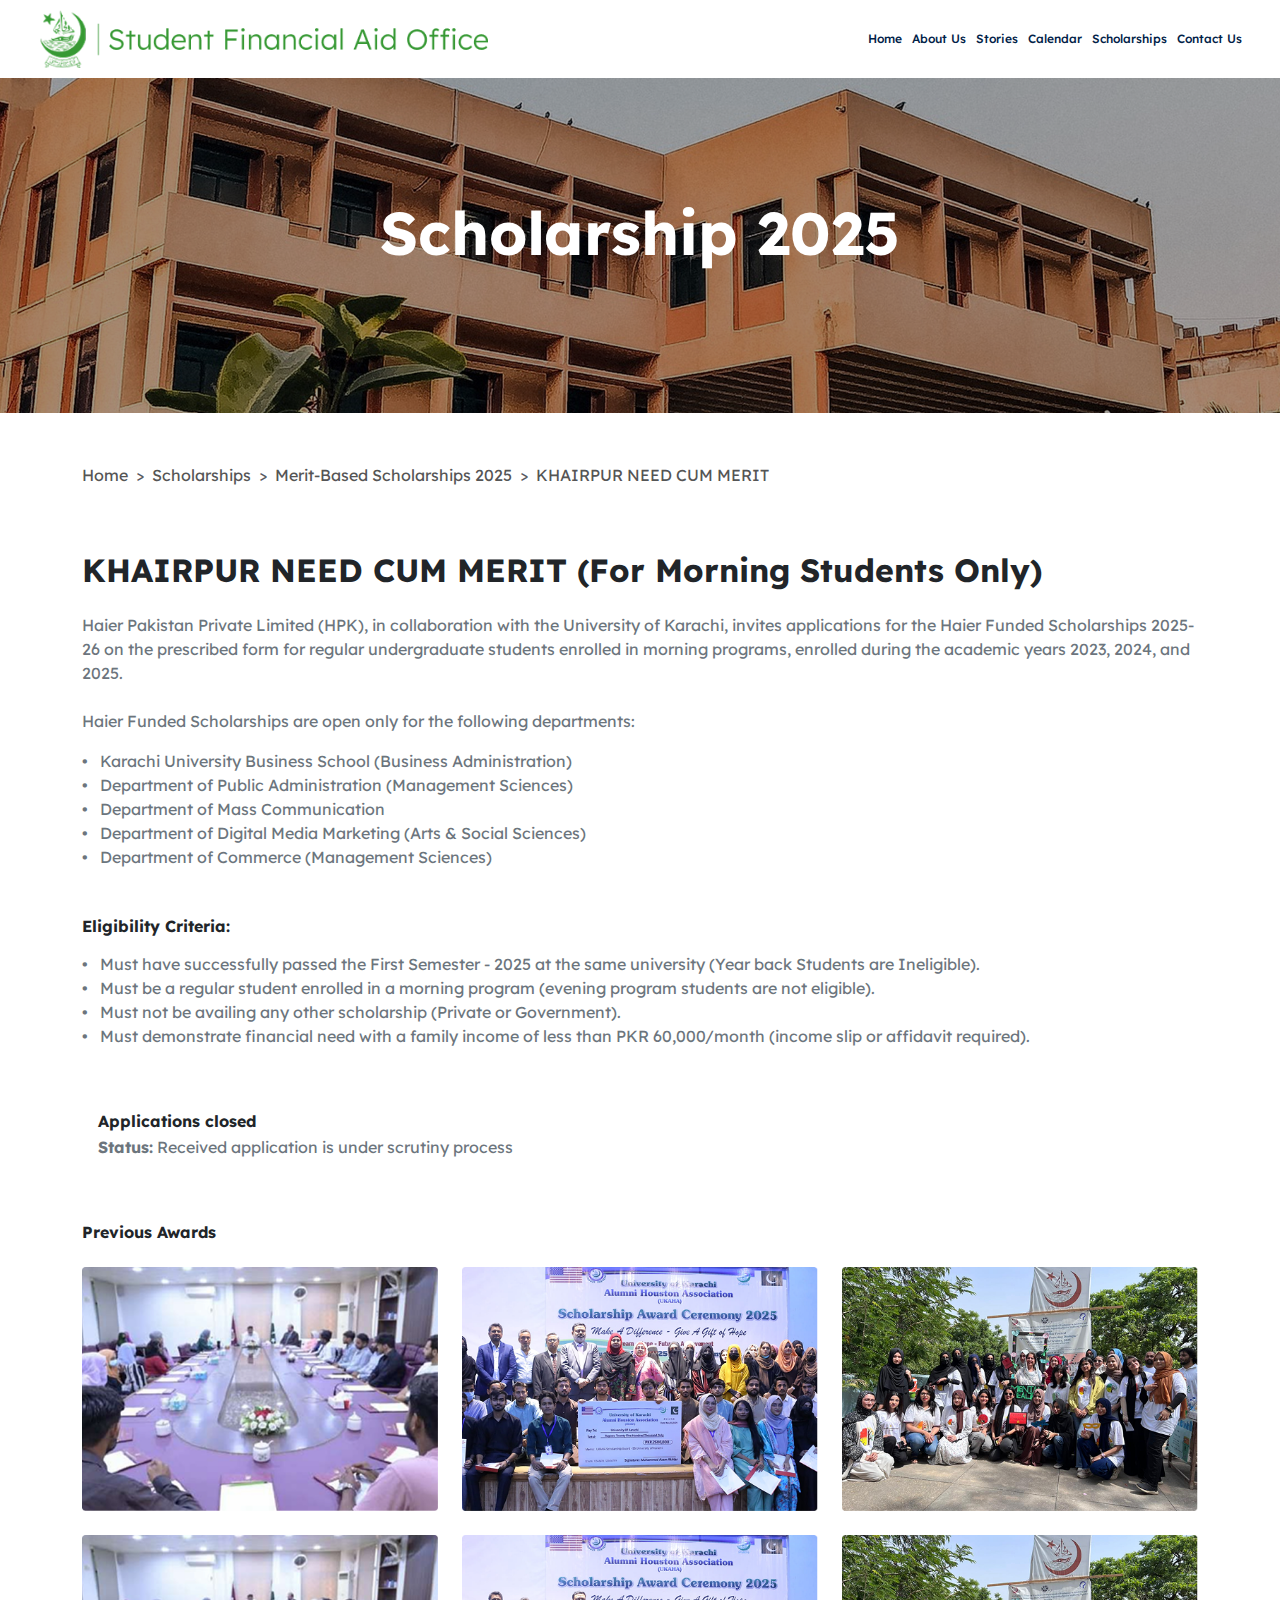
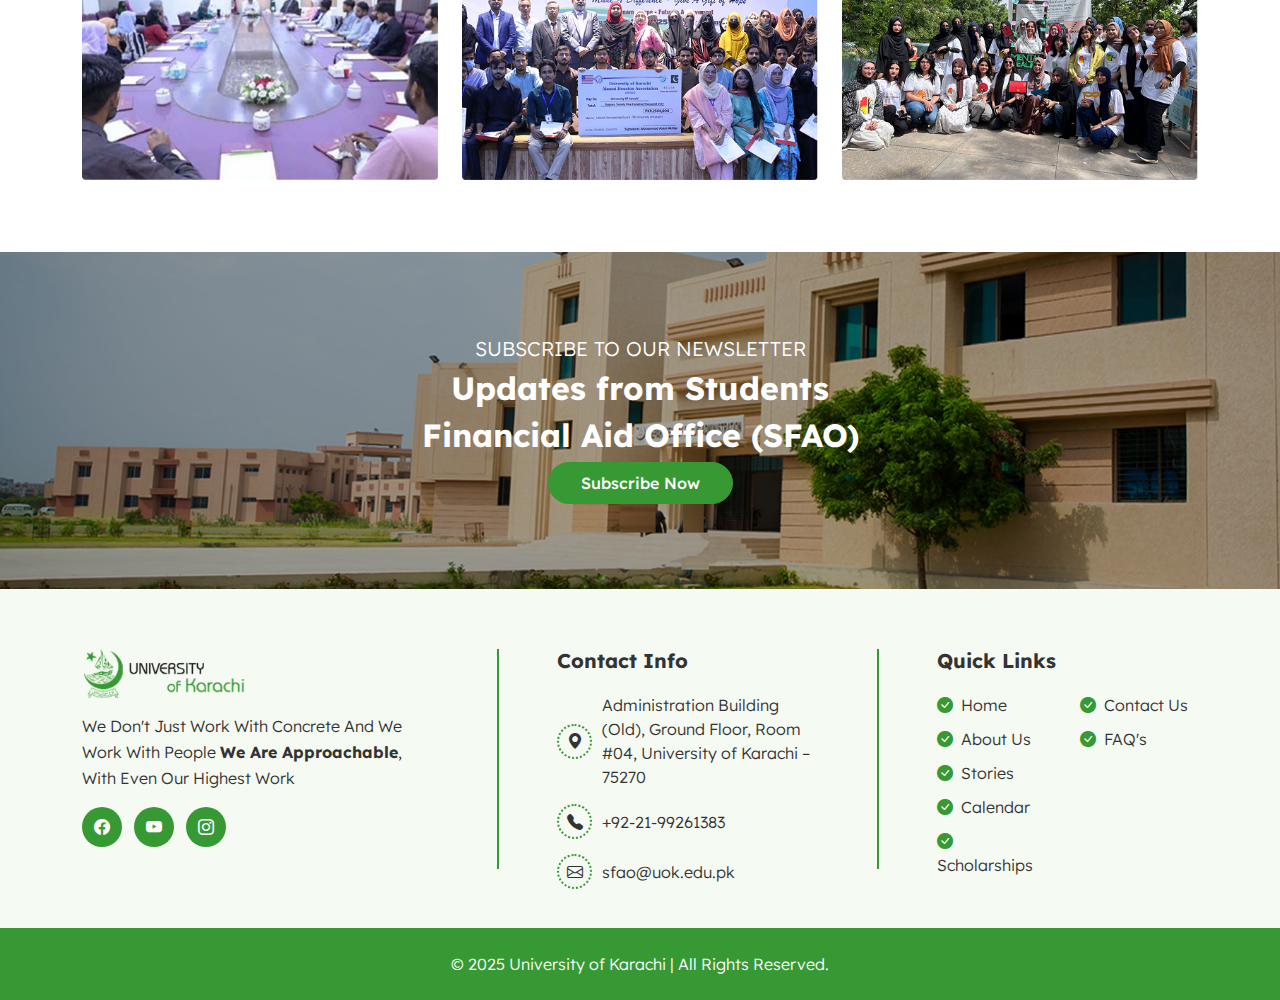
<file: scholarship-innerpage-5.html>
<!DOCTYPE html>
<html class="no-js" lang="">

<head>
  <meta charset="utf-8" />
  <meta http-equiv="x-ua-compatible" content="ie=edge" />
  <title>Karachi University - Scolarship Calendar Page</title>

  <meta name="description" content="" />
  <meta name="viewport" content="width=device-width, initial-scale=1" />

  <meta name="theme-color" content="#379934" />

  <link rel="apple-touch-icon" href="images/fav_icons/icon.png" />

  <link rel="preconnect" href="https://fonts.googleapis.com" />
  <link rel="preconnect" href="https://fonts.gstatic.com" crossorigin />

  <link rel="stylesheet" href="./css/main.css" />
  <link rel="stylesheet" href="css/style.css" />
  <link href="https://fonts.googleapis.com/css2?family=Lexend:wght@100..900&display=swap" rel="stylesheet" />
  <link href="https://cdn.jsdelivr.net/npm/bootstrap@5.3.8/dist/css/bootstrap.min.css" rel="stylesheet"
    integrity="sha384-sRIlK0J0q+UQvC9c9nS4R8+R4Y2kX0zV+uQkK8d0C0Y=" crossorigin="anonymous">
</head>

<body>

  <!-- main holder start -->
   <!-- main holder start -->
  <div class="main_holder">
    <!-- header start -->
    <header>
      <div class="container_content">
        <div class="nav_holder clearfix">
          <div class="header_row">
            <a href="index.html" class="logo">
              <img src="images/sfao-logo.png" alt="Student Financial Aid Office" />
            </a>

            <div class="lg_menu d-xl-block">
              <nav>
                <ul>
                  <li>
                    <a href="index.html">Home</a>
                  </li>

                  <li>
                    <a href="about-us.html">About Us</a>
                  </li>

                  <li>
                    <a href="stories.html">Stories</a>
                  </li>


                  <li>
                    <a href="calendar.html">Calendar</a>
                  </li>

                  <li>
                    <a href="scholarship-outerpage.html">Scholarships</a>
                  </li>

                  <li><a href="contact.html">Contact Us</a></li>
                </ul>
              </nav>
            </div>

            <a href="javascript:void(0);" class="search_btn searchClick btn_fill d-none">
              <i class="icon-magnifier"></i>
            </a>

            <div class="menu_btn_holder">
              <a href="javascript:void(0);" class="filter_overaly_trigger">
                <span>
                  <small></small>
                </span>
              </a>
            </div>
          </div>

          <!-- search start -->
          <div class="search_holder round_full">
            <div class="search_content">
              <form action="">
                <input type="text" class="form-control" placeholder="Search" />
              </form>
            </div>

            <span class="close_search searchOffClick">
              <i class="ri-close-line"></i>
            </span>
          </div>
          <!-- search end -->
        </div>
      </div>
    </header>
    <!-- header end -->

    <!-- main content start -->
    <main role="main" class="home_content nav_space clearfix">

      <section class="section-1 home_hero_slider overflow-hidden">
        <div class="container_content">
          <div class="image-container-top">
            <img src="./images/uok/scholarship-innerpage-background.jpg" alt="Scholarship Management" class="img-fluid w-100">
  
            <div class="overlay-top d-flex flex-column justify-content-center align-items-center text-center">
              <h1 class="text-white h1 mb-4">Scholarship 2025</h1>
            </div>
  
          </div>
        </div>
      </section>

      <section class="section-2 overflow-hidden">
        <div class="container">
          <nav style="--bs-breadcrumb-divider: '>';" aria-label="breadcrumb">
            <ol class="breadcrumb">
              <li class="breadcrumb-item active" aria-current="page"><a href="index.html">Home</a></li>
              <li class="breadcrumb-item active" aria-current="page"><a href="calendar.html">Scholarships</a></li>
              <li class="breadcrumb-item active" aria-current="page"><a href="scholarship-outerpage.html">Merit-Based Scholarships
                  2025</a></li>
                  <li class="breadcrumb-item active" aria-current="page"><a href="#">KHAIRPUR NEED CUM MERIT</a></li>
            </ol>
          </nav>
        </div>
      </section>

      <section class="section-3 scholarship-inner-content">
        <div class="container my-5">
          <h2 class="fw-bold mb-4 text-dark">KHAIRPUR NEED CUM MERIT (For Morning Students Only)</h2>

          <p class="text-secondary mb-4">
            Haier Pakistan Private Limited (HPK), in collaboration with the University of Karachi, invites applications for the Haier Funded Scholarships 2025-26 on the prescribed form for regular undergraduate students enrolled in morning programs, enrolled during the academic years 2023, 2024, and 2025.
          </p>

          <p class="text-secondary mb-3">
            Haier Funded Scholarships are open only for the following departments:
          </p>
          <ul class="text-secondary mb-5 list-unstyled">
            <li><span class="me-2">&bull;</span> Karachi University Business School (Business Administration)</li>
            <li><span class="me-2">&bull;</span> Department of Public Administration (Management Sciences)</li>
            <li><span class="me-2">&bull;</span> Department of Mass Communication</li>
            <li><span class="me-2">&bull;</span> Department of Digital Media Marketing (Arts & Social Sciences)</li>
            <li><span class="me-2">&bull;</span> Department of Commerce (Management Sciences)</li>
          </ul>

          <h6 class="fw-bold mb-3 text-dark">Eligibility Criteria:</h6>
          <ul class="text-secondary mb-5 list-unstyled">
            <li><span class="me-2">&bull;</span> Must have successfully passed the First Semester - 2025 at the same university (Year back Students are Ineligible).</li>
            <li><span class="me-2">&bull;</span> Must be a regular student enrolled in a morning program (evening program students are not eligible).</li>
            <li><span class="me-2">&bull;</span> Must not be availing any other scholarship (Private or Government).</li>
            <li><span class="me-2">&bull;</span> Must demonstrate financial need with a family income of less than PKR 60,000/month (income slip or affidavit required).</li>
          </ul>

          <div class="mb-5 p-3 rounded application-closed">
            <h6 class="fw-bold mb-1">Applications closed</h6>
            <p class="mb-0 text-secondary"><strong>Status:</strong> Received application is under scrutiny process</p>
          </div>

          <h6 class="fw-bold mb-4 text-dark">Previous Awards</h6>
          <div class="row">
            <div class="col-md-4 mb-4">
              <img src="./images/uok/img5.png" alt="Previous Award" class="img-fluid w-100">
            </div>
            <div class="col-md-4 mb-4">
              <img src="./images/uok/img8.png" alt="Previous Award" class="img-fluid w-100">
            </div>
            <div class="col-md-4 mb-4">
              <img src="./images/uok/img9.png" alt="Previous Award" class="img-fluid w-100">
            </div>
            <div class="col-md-4 mb-4">
              <img src="./images/uok/img5.png" alt="Previous Award" class="img-fluid w-100">
            </div>
            <div class="col-md-4 mb-4">
              <img src="./images/uok/img8.png" alt="Previous Award" class="img-fluid w-100">
            </div>
            <div class="col-md-4 mb-4">
              <img src="./images/uok/img9.png" alt="Previous Award" class="img-fluid w-100">
            </div>
          </div>
        </div>
      </section>
    </main>


    <section class="section-5 overflow-hidden clearfix clear position-relative ">
      <div class="image-container-bottom">
        <img src="./images/uok/newsletterbg.jpg" alt="Newsletter" class="img-fluid w-100" />

        <div class="overlay-bottom d-flex flex-column justify-content-center align-items-center text-center">
          <h5 class="text-white">Subscribe to Our Newsletter</h5>
          <h2 class="text-white">Updates from Students</h2>
          <h2 class="text-white">Financial Aid Office (SFAO)</h2>
          <a href="#" class="btn btn_fill round_full">Subscribe Now</a>
        </div>
      </div>
    </section>

    <footer class="uok-footer overflow-hidden">
      <div class="container">
        <div class="row align-items-start">

          <!-- Logo & About -->
          <div class="col-md-4 mb-4">
            <img src="images/uok/footer-logo.png" alt="University of Karachi" class="footer-logo mb-3">

            <p class="footer-text">
              We Don't Just Work With Concrete And We Work With People
              <strong>We Are Approachable</strong>, With Even Our Highest Work
            </p>

            <div class="social-icons mt-3">
              <a href="#"><i class="bi bi-facebook"></i></a>
              <a href="#"><i class="bi bi-youtube"></i></a>
              <a href="#"><i class="bi bi-instagram"></i></a>
            </div>
          </div>

          <!-- Divider -->
          <div class="col-md-1 ">
            <div class="vertical-line"></div>
          </div>

          <!-- Contact Info -->
          <div class="col-md-3 mb-4">
            <h5 class="footer-heading">Contact Info</h5>
            <ul class="footer-list">
              <li>
                <span class="icon-circle"><i class="bi bi-geo-alt-fill"></i></span>
                <span>Administration Building (Old), Ground Floor, Room #04, University of Karachi – 75270</span>
              </li>
              <li>
                <span class="icon-circle"><i class="bi bi-telephone-fill"></i></span>
                +92-21-99261383
              </li>
              <li>
                <span class="icon-circle"><i class="bi bi-envelope"></i></span>
                sfao@uok.edu.pk
              </li>
            </ul>
          </div>

          <!-- Divider -->
          <div class="col-md-1 ">
            <div class="vertical-line"></div>
          </div>

          <!-- Quick Links -->
          <div class="col-md-3">
            <h5 class="footer-heading">Quick Links</h5>

            <div class="row">
              <div class="col-6">
                <ul class="footer-links">

                  <li><a href="index.html"><i class="bi bi-check-circle-fill me-2"></i>Home</a></li>


                  <li><a href="about-us.html"><i class="bi bi-check-circle-fill me-2"></i>About Us</a></li>


                  <li><a href="stories.html"><i class="bi bi-check-circle-fill me-2 "></i>Stories</a></li>


                  <li><a href="calendar.html"><i class="bi bi-check-circle-fill me-2 "></i>Calendar</a></li>


                  <li><a href="scholarship.html"><i class="bi bi-check-circle-fill me-2 "></i>Scholarships</a></li>

                </ul>
              </div>
              <div class="col-6">
                <ul class="footer-links">

                  <li><a href="contact.html"><i class="bi bi-check-circle-fill me-2 "></i>Contact Us</a></li>


                  <li><a href="index.html#faq"><i class="bi bi-check-circle-fill me-2 "></i>FAQ's</a></li>

                </ul>
              </div>
            </div>
          </div>
        </div>
      </div>
      <div class="section-6">
        <div class="bottom-bar">
          <div class="container text-center text-white py-4">
            <p class="mb-0">&copy; 2025 University of Karachi | All Rights Reserved.</p>
          </div>
        </div>
      </div>
    </footer>



  </div>



  <div class="content_overlay_wrapper overlay_filter" data-lenis-prevent>
    <article class="offcanvas_content">
      <div class="overlay_content_holder">
        <div class="overlay_content sm_menu">
          <ul>
            <li>
              <a href="index.html">Home</a>
            </li>

            <li>
              <a href="about-us.html">About Us</a>
            </li>

            <li>
              <a href="stories.html">Stories</a>
            </li>
            <li>
              <a href="calendar.html">Calendar</a>
            </li>


            <li>
              <a href="scholarship-outerpage.html">Scholarships</a>
            </li>

            <li><a href="contact.html">Contact Us</a></li>
          </ul>
        </div>
      </div>
    </article>
  </div>

  <button class="btn btn_bkt" id="btnTop" type="button">
    <i class="ri-arrow-up-s-line"></i>
    <span> Go to top </span>
  </button>




  <script src="js/jquery.js"></script>
  <script src="js/jquery-migrate.js"></script>
  <script src="js/vendor.js"></script>
  <script src="js/main.js"></script>









</body>

</html>
</file>
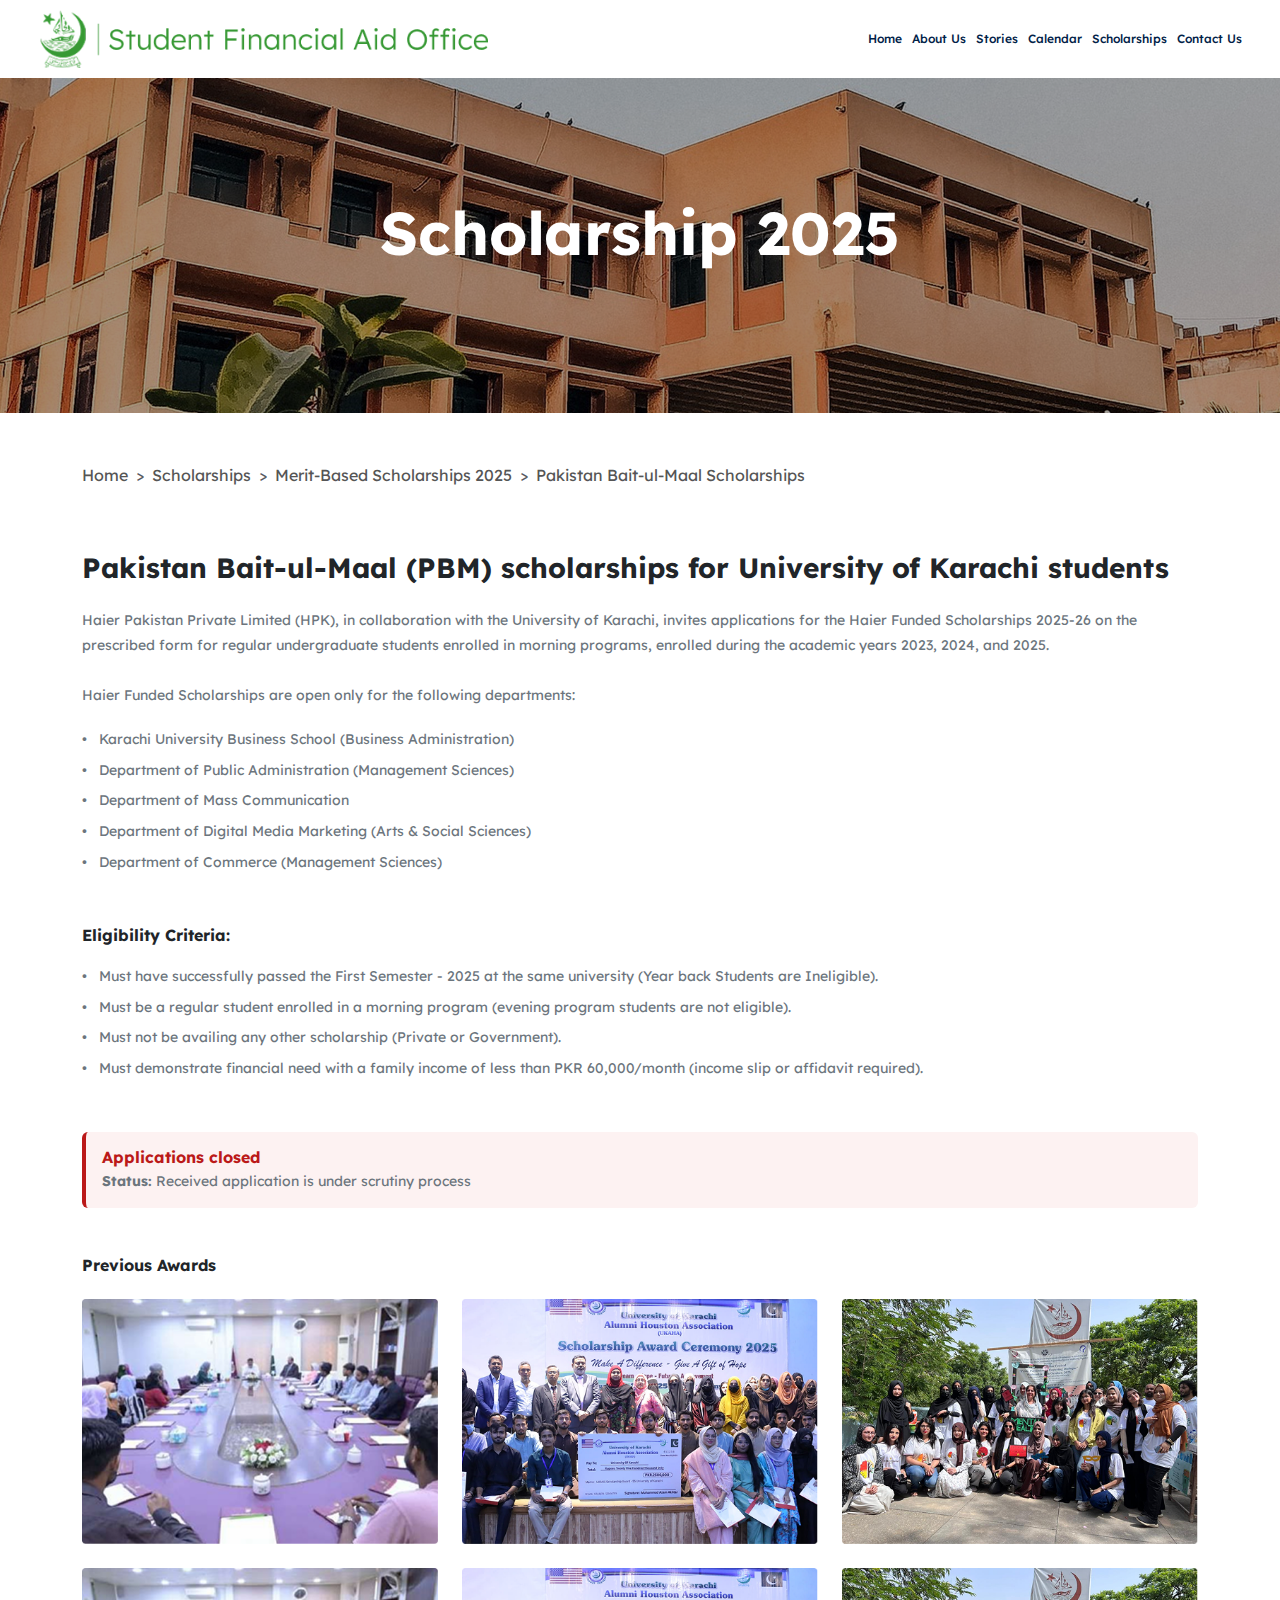
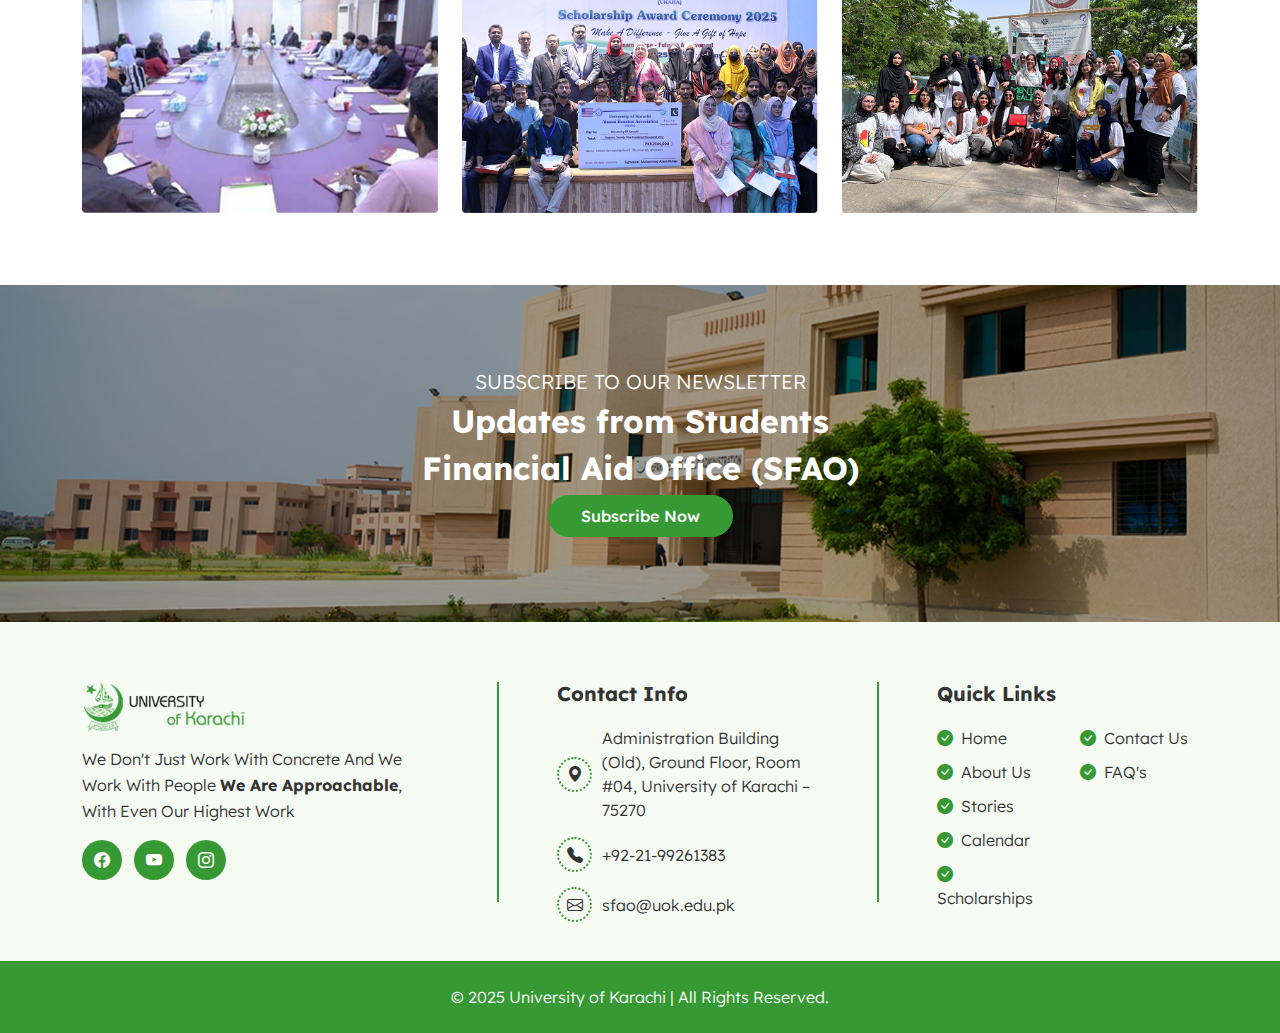
<file: scholarship-innerpage-6.html>
<!DOCTYPE html>
<html class="no-js" lang="">

<head>
  <meta charset="utf-8" />
  <meta http-equiv="x-ua-compatible" content="ie=edge" />
  <title>Karachi University - Scolarship Calendar Page</title>

  <meta name="description" content="" />
  <meta name="viewport" content="width=device-width, initial-scale=1" />

  <meta name="theme-color" content="#379934" />

  <link rel="apple-touch-icon" href="images/fav_icons/icon.png" />

  <link rel="preconnect" href="https://fonts.googleapis.com" />
  <link rel="preconnect" href="https://fonts.gstatic.com" crossorigin />

  <link rel="stylesheet" href="./css/main.css" />
  <link rel="stylesheet" href="css/style.css" />
  <link href="https://fonts.googleapis.com/css2?family=Lexend:wght@100..900&display=swap" rel="stylesheet" />
  <link href="https://cdn.jsdelivr.net/npm/bootstrap@5.3.8/dist/css/bootstrap.min.css" rel="stylesheet"
    integrity="sha384-sRIlK0J0q+UQvC9c9nS4R8+R4Y2kX0zV+uQkK8d0C0Y=" crossorigin="anonymous">
</head>

<body>

  <!-- main holder start -->
   <!-- main holder start -->
  <div class="main_holder">
    <!-- header start -->
    <header>
      <div class="container_content">
        <div class="nav_holder clearfix">
          <div class="header_row">
            <a href="index.html" class="logo">
              <img src="images/sfao-logo.png" alt="Student Financial Aid Office" />
            </a>

            <div class="lg_menu d-xl-block">
              <nav>
                <ul>
                  <li>
                    <a href="index.html">Home</a>
                  </li>

                  <li>
                    <a href="about-us.html">About Us</a>
                  </li>

                  <li>
                    <a href="stories.html">Stories</a>
                  </li>


                  <li>
                    <a href="calendar.html">Calendar</a>
                  </li>

                  <li>
                    <a href="scholarship-outerpage.html">Scholarships</a>
                  </li>

                  <li><a href="contact.html">Contact Us</a></li>
                </ul>
              </nav>
            </div>

            <a href="javascript:void(0);" class="search_btn searchClick btn_fill d-none">
              <i class="icon-magnifier"></i>
            </a>

            <div class="menu_btn_holder">
              <a href="javascript:void(0);" class="filter_overaly_trigger">
                <span>
                  <small></small>
                </span>
              </a>
            </div>
          </div>

          <!-- search start -->
          <div class="search_holder round_full">
            <div class="search_content">
              <form action="">
                <input type="text" class="form-control" placeholder="Search" />
              </form>
            </div>

            <span class="close_search searchOffClick">
              <i class="ri-close-line"></i>
            </span>
          </div>
          <!-- search end -->
        </div>
      </div>
    </header>
    <!-- header end -->

    <!-- main content start -->
    <main role="main" class="home_content nav_space clearfix">

      <section class="section-1 home_hero_slider overflow-hidden">
        <div class="container_content">
          <div class="image-container-top">
            <img src="./images/uok/scholarship-innerpage-background.jpg" alt="Scholarship Management" class="img-fluid w-100">
  
            <div class="overlay-top d-flex flex-column justify-content-center align-items-center text-center">
              <h1 class="text-white h1 mb-4">Scholarship 2025</h1>
            </div>
  
          </div>
        </div>
      </section>

      <section class="section-2 overflow-hidden">
        <div class="container">
          <nav style="--bs-breadcrumb-divider: '>';" aria-label="breadcrumb">
            <ol class="breadcrumb">
              <li class="breadcrumb-item active" aria-current="page"><a href="index.html">Home</a></li>
              <li class="breadcrumb-item active" aria-current="page"><a href="calendar.html">Scholarships</a></li>
              <li class="breadcrumb-item active" aria-current="page"><a href="scholarship-outerpage.html">Merit-Based Scholarships
                  2025</a></li>
                  <li class="breadcrumb-item active" aria-current="page"><a href="#">Pakistan Bait-ul-Maal Scholarships</a></li>
            </ol>
          </nav>
        </div>
      </section>

      <section class="section-3 scholarship-inner-content">
        <div class="container my-5" style="font-family: 'Lexend', sans-serif;">
          <h2 class="fw-bold mb-4 text-dark" style="font-size: 28px;">Pakistan Bait-ul-Maal (PBM) scholarships for University of Karachi students</h2>

          <p class="text-secondary mb-4" style="font-size: 14px; line-height: 1.8;">
            Haier Pakistan Private Limited (HPK), in collaboration with the University of Karachi, invites applications for the Haier Funded Scholarships 2025-26 on the prescribed form for regular undergraduate students enrolled in morning programs, enrolled during the academic years 2023, 2024, and 2025.
          </p>

          <p class="text-secondary mb-3" style="font-size: 14px; line-height: 1.8;">
            Haier Funded Scholarships are open only for the following departments:
          </p>
          <ul class="text-secondary mb-5 list-unstyled" style="line-height: 2.2; font-size: 14px;">
            <li><span class="me-2" style="font-size: 14px;">&bull;</span> Karachi University Business School (Business Administration)</li>
            <li><span class="me-2" style="font-size: 14px;">&bull;</span> Department of Public Administration (Management Sciences)</li>
            <li><span class="me-2" style="font-size: 14px;">&bull;</span> Department of Mass Communication</li>
            <li><span class="me-2" style="font-size: 14px;">&bull;</span> Department of Digital Media Marketing (Arts & Social Sciences)</li>
            <li><span class="me-2" style="font-size: 14px;">&bull;</span> Department of Commerce (Management Sciences)</li>
          </ul>

          <h6 class="fw-bold mb-3 text-dark">Eligibility Criteria:</h6>
          <ul class="text-secondary mb-5 list-unstyled" style="line-height: 2.2; font-size: 14px;">
            <li><span class="me-2" style="font-size: 14px;">&bull;</span> Must have successfully passed the First Semester - 2025 at the same university (Year back Students are Ineligible).</li>
            <li><span class="me-2" style="font-size: 14px;">&bull;</span> Must be a regular student enrolled in a morning program (evening program students are not eligible).</li>
            <li><span class="me-2" style="font-size: 14px;">&bull;</span> Must not be availing any other scholarship (Private or Government).</li>
            <li><span class="me-2" style="font-size: 14px;">&bull;</span> Must demonstrate financial need with a family income of less than PKR 60,000/month (income slip or affidavit required).</li>
          </ul>

          <div class="mb-5 p-3 rounded" style="background-color: #fdf2f2; border-left: 4px solid #bb1919;">
            <h6 class="fw-bold mb-1" style="color: #bb1919; font-size: 16px;">Applications closed</h6>
            <p class="mb-0 text-secondary" style="font-size: 14px;"><strong>Status:</strong> Received application is under scrutiny process</p>
          </div>

          <h6 class="fw-bold mb-4 text-dark">Previous Awards</h6>
          <div class="row">
            <div class="col-md-4 mb-4">
              <img src="./images/uok/img5.png" alt="Previous Award" class="img-fluid w-100">
            </div>
            <div class="col-md-4 mb-4">
              <img src="./images/uok/img8.png" alt="Previous Award" class="img-fluid w-100">
            </div>
            <div class="col-md-4 mb-4">
              <img src="./images/uok/img9.png" alt="Previous Award" class="img-fluid w-100">
            </div>
            <div class="col-md-4 mb-4">
              <img src="./images/uok/img5.png" alt="Previous Award" class="img-fluid w-100">
            </div>
            <div class="col-md-4 mb-4">
              <img src="./images/uok/img8.png" alt="Previous Award" class="img-fluid w-100">
            </div>
            <div class="col-md-4 mb-4">
              <img src="./images/uok/img9.png" alt="Previous Award" class="img-fluid w-100">
            </div>
          </div>
        </div>
      </section>
    </main>


    <section class="section-5 overflow-hidden clearfix clear position-relative ">
      <div class="image-container-bottom">
        <img src="./images/uok/newsletterbg.jpg" alt="Newsletter" class="img-fluid w-100" />

        <div class="overlay-bottom d-flex flex-column justify-content-center align-items-center text-center">
          <h5 class="text-white">Subscribe to Our Newsletter</h5>
          <h2 class="text-white">Updates from Students</h2>
          <h2 class="text-white">Financial Aid Office (SFAO)</h2>
          <a href="#" class="btn btn_fill round_full">Subscribe Now</a>
        </div>
      </div>
    </section>

    <footer class="uok-footer overflow-hidden">
      <div class="container">
        <div class="row align-items-start">

          <!-- Logo & About -->
          <div class="col-md-4 mb-4">
            <img src="images/uok/footer-logo.png" alt="University of Karachi" class="footer-logo mb-3">

            <p class="footer-text">
              We Don't Just Work With Concrete And We Work With People
              <strong>We Are Approachable</strong>, With Even Our Highest Work
            </p>

            <div class="social-icons mt-3">
              <a href="#"><i class="bi bi-facebook"></i></a>
              <a href="#"><i class="bi bi-youtube"></i></a>
              <a href="#"><i class="bi bi-instagram"></i></a>
            </div>
          </div>

          <!-- Divider -->
          <div class="col-md-1 ">
            <div class="vertical-line"></div>
          </div>

          <!-- Contact Info -->
          <div class="col-md-3 mb-4">
            <h5 class="footer-heading">Contact Info</h5>
            <ul class="footer-list">
              <li>
                <span class="icon-circle"><i class="bi bi-geo-alt-fill"></i></span>
                <span>Administration Building (Old), Ground Floor, Room #04, University of Karachi – 75270</span>
              </li>
              <li>
                <span class="icon-circle"><i class="bi bi-telephone-fill"></i></span>
                +92-21-99261383
              </li>
              <li>
                <span class="icon-circle"><i class="bi bi-envelope"></i></span>
                sfao@uok.edu.pk
              </li>
            </ul>
          </div>

          <!-- Divider -->
          <div class="col-md-1 ">
            <div class="vertical-line"></div>
          </div>

          <!-- Quick Links -->
          <div class="col-md-3">
            <h5 class="footer-heading">Quick Links</h5>

            <div class="row">
              <div class="col-6">
                <ul class="footer-links">

                  <li><a href="index.html"><i class="bi bi-check-circle-fill me-2"></i>Home</a></li>


                  <li><a href="about-us.html"><i class="bi bi-check-circle-fill me-2"></i>About Us</a></li>


                  <li><a href="stories.html"><i class="bi bi-check-circle-fill me-2 "></i>Stories</a></li>


                  <li><a href="calendar.html"><i class="bi bi-check-circle-fill me-2 "></i>Calendar</a></li>


                  <li><a href="scholarship.html"><i class="bi bi-check-circle-fill me-2 "></i>Scholarships</a></li>

                </ul>
              </div>
              <div class="col-6">
                <ul class="footer-links">

                  <li><a href="contact.html"><i class="bi bi-check-circle-fill me-2 "></i>Contact Us</a></li>


                  <li><a href="index.html#faq"><i class="bi bi-check-circle-fill me-2 "></i>FAQ's</a></li>

                </ul>
              </div>
            </div>
          </div>
        </div>
      </div>
      <div class="section-6">
        <div class="bottom-bar">
          <div class="container text-center text-white py-4">
            <p class="mb-0">&copy; 2025 University of Karachi | All Rights Reserved.</p>
          </div>
        </div>
      </div>
    </footer>



  </div>



  <div class="content_overlay_wrapper overlay_filter" data-lenis-prevent>
    <article class="offcanvas_content">
      <div class="overlay_content_holder">
        <div class="overlay_content sm_menu">
          <ul>
            <li>
              <a href="index.html">Home</a>
            </li>

            <li>
              <a href="about-us.html">About Us</a>
            </li>

            <li>
              <a href="stories.html">Stories</a>
            </li>
            <li>
              <a href="calendar.html">Calendar</a>
            </li>


            <li>
              <a href="scholarship-outerpage.html">Scholarships</a>
            </li>

            <li><a href="contact.html">Contact Us</a></li>
          </ul>
        </div>
      </div>
    </article>
  </div>

  <button class="btn btn_bkt" id="btnTop" type="button">
    <i class="ri-arrow-up-s-line"></i>
    <span> Go to top </span>
  </button>




  <script src="js/jquery.js"></script>
  <script src="js/jquery-migrate.js"></script>
  <script src="js/vendor.js"></script>
  <script src="js/main.js"></script>









</body>

</html>
</file>
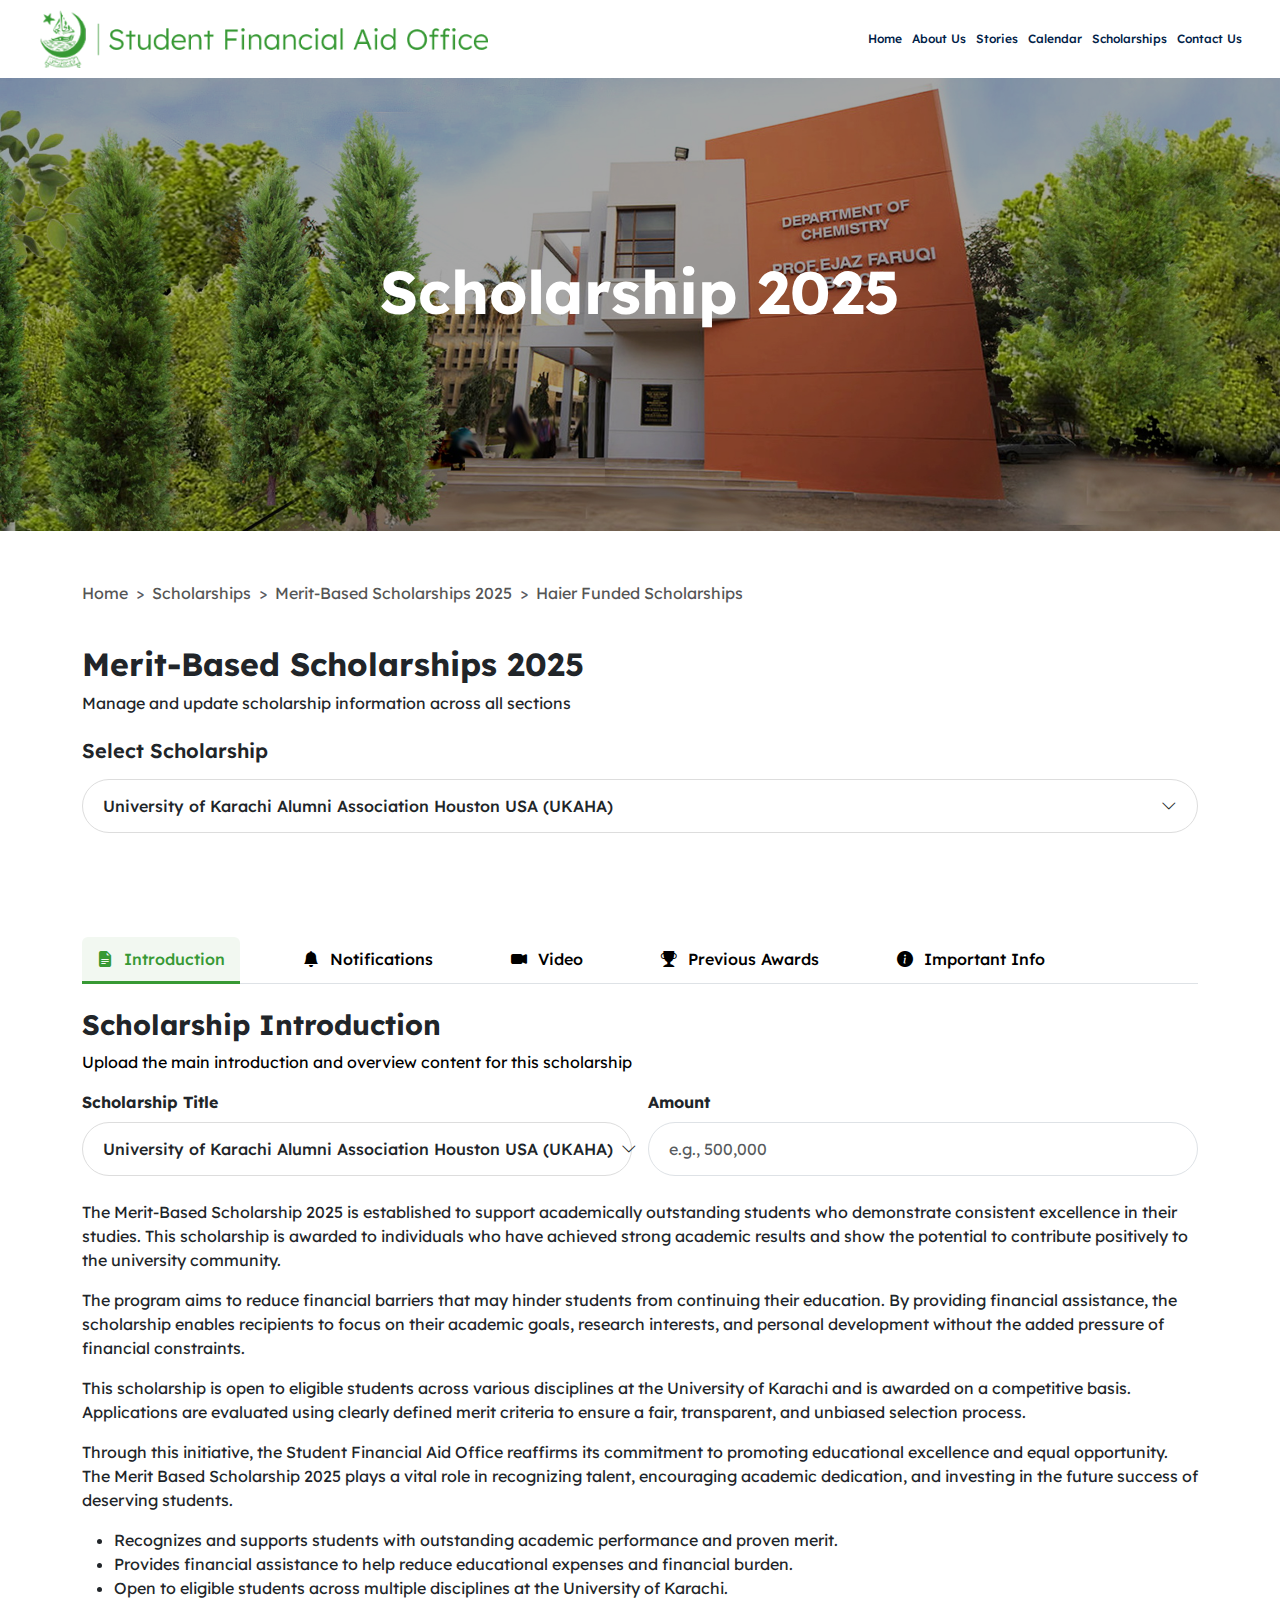
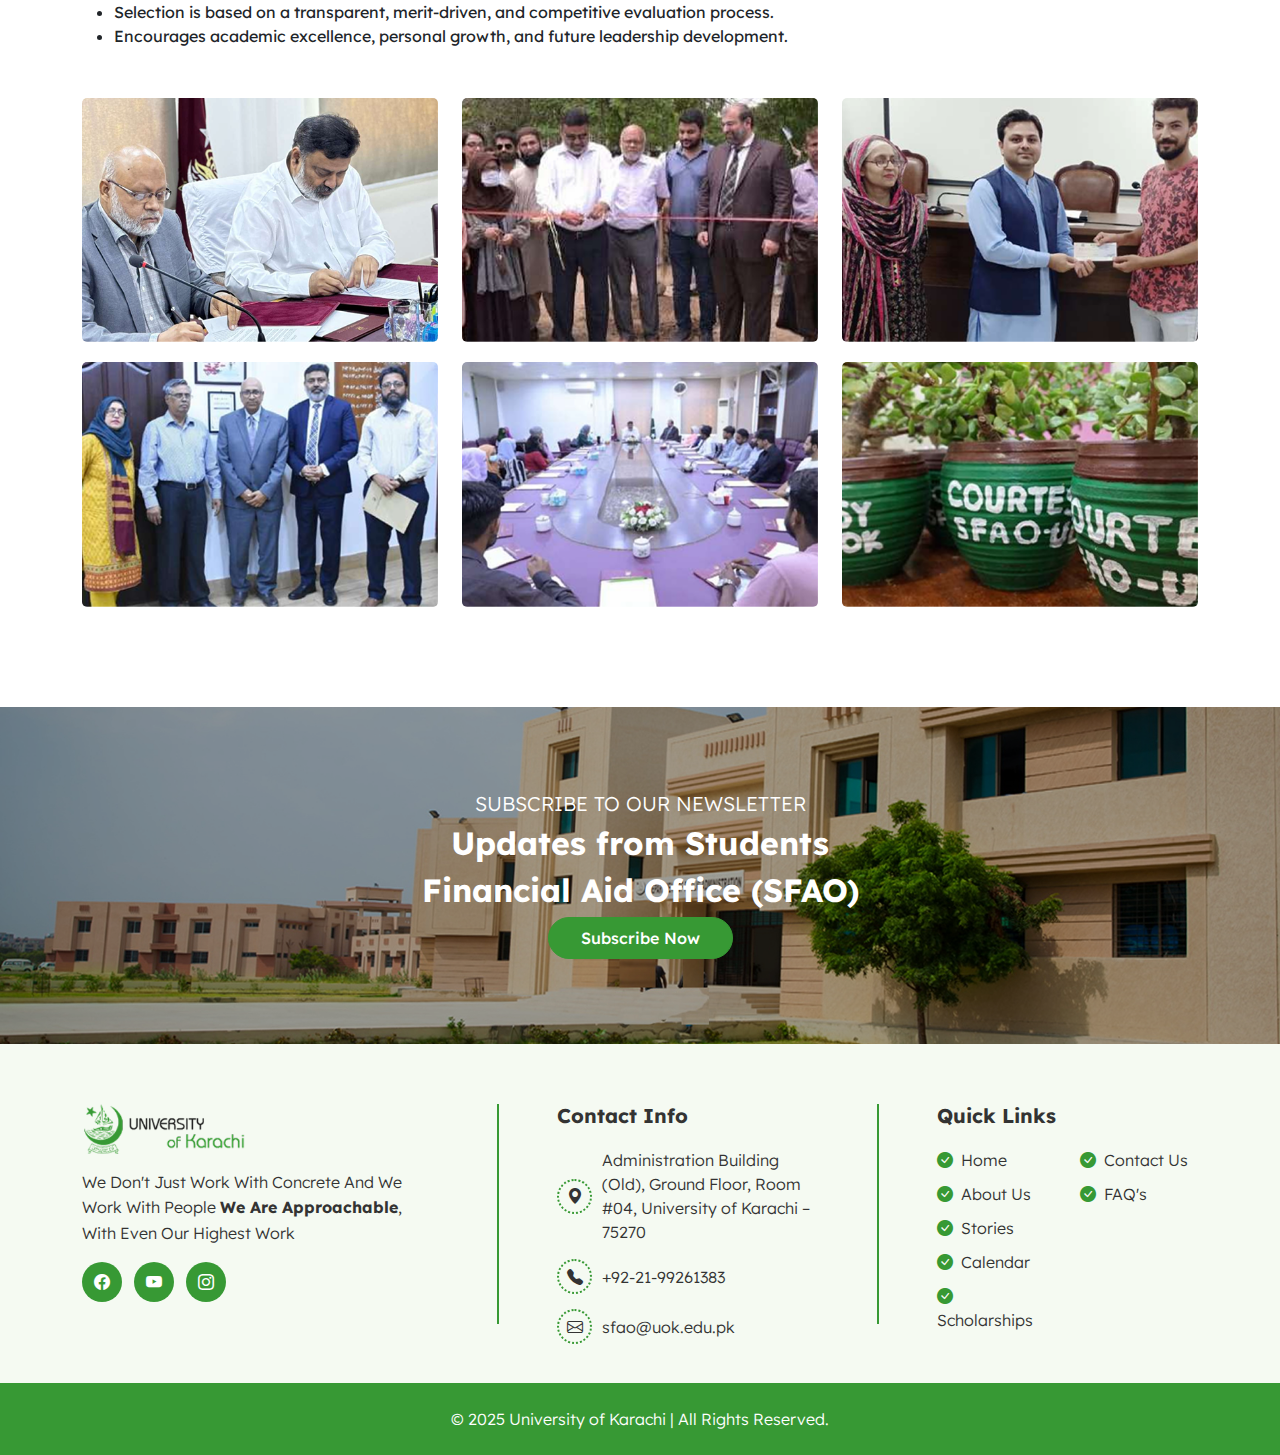
<file: scholarship-innerpage.html>
<!DOCTYPE html>
<html class="no-js" lang="">

<head>
  <meta charset="utf-8" />
  <meta http-equiv="x-ua-compatible" content="ie=edge" />
  <title>Karachi University - Scolarship Calendar Page</title>

  <meta name="description" content="" />
  <meta name="viewport" content="width=device-width, initial-scale=1" />

  <meta name="theme-color" content="#379934" />

  <link rel="apple-touch-icon" href="images/fav_icons/icon.png" />

  <link rel="preconnect" href="https://fonts.googleapis.com" />
  <link rel="preconnect" href="https://fonts.gstatic.com" crossorigin />

  <link rel="stylesheet" href="./css/main.css" />
  <link rel="stylesheet" href="css/style.css" />
  <link href="https://fonts.googleapis.com/css2?family=Lexend:wght@100..900&display=swap" rel="stylesheet" />
  <link href="https://cdn.jsdelivr.net/npm/bootstrap@5.3.8/dist/css/bootstrap.min.css" rel="stylesheet"
    integrity="sha384-sRIlK0J0q+UQvC9c9nS4R8+R4Y2kX0zV+uQkK8d0C0Y=" crossorigin="anonymous">
</head>

<body>

  <!-- main holder start -->
   <!-- main holder start -->
  <div class="main_holder">
    <!-- header start -->
    <header>
      <div class="container_content">
        <div class="nav_holder clearfix">
          <div class="header_row">
            <a href="index.html" class="logo">
              <img src="images/sfao-logo.png" alt="Student Financial Aid Office" />
            </a>

            <div class="lg_menu d-xl-block">
              <nav>
                <ul>
                  <li>
                    <a href="index.html">Home</a>
                  </li>

                  <li>
                    <a href="about-us.html">About Us</a>
                  </li>

                  <li>
                    <a href="stories.html">Stories</a>
                  </li>


                  <li>
                    <a href="calendar.html">Calendar</a>
                  </li>

                  <li>
                    <a href="scholarship-outerpage.html">Scholarships</a>
                  </li>

                  <li><a href="contact.html">Contact Us</a></li>
                </ul>
              </nav>
            </div>

            <a href="javascript:void(0);" class="search_btn searchClick btn_fill d-none">
              <i class="icon-magnifier"></i>
            </a>

            <div class="menu_btn_holder">
              <a href="javascript:void(0);" class="filter_overaly_trigger">
                <span>
                  <small></small>
                </span>
              </a>
            </div>
          </div>

          <!-- search start -->
          <div class="search_holder round_full">
            <div class="search_content">
              <form action="">
                <input type="text" class="form-control" placeholder="Search" />
              </form>
            </div>

            <span class="close_search searchOffClick">
              <i class="ri-close-line"></i>
            </span>
          </div>
          <!-- search end -->
        </div>
      </div>
    </header>
    <!-- header end -->

    <!-- main content start -->
    <main role="main" class="home_content nav_space clearfix">

      <section class="section-1 home_hero_slider overflow-hidden">
        <div class="container_content">
          <div class="image-container-top">
            <img src="./images/uok/scholarship-bg.jpg" alt="Scholarship Management" class="img-fluid w-100">
  
            <div class="overlay-top d-flex flex-column justify-content-center align-items-center text-center">
              <h1 class="text-white h1 mb-4">Scholarship 2025</h1>
            </div>
  
          </div>
        </div>
      </section>

      <section class="section-2 overflow-hidden">
        <div class="container">
          <nav style="--bs-breadcrumb-divider: '>';" aria-label="breadcrumb">
            <ol class="breadcrumb">
              <li class="breadcrumb-item active" aria-current="page"><a href="index.html">Home</a></li>
              <li class="breadcrumb-item active" aria-current="page"><a href="calendar.html">Scholarships</a></li>
              <li class="breadcrumb-item active" aria-current="page"><a href="scholarship-outerpage.html">Merit-Based Scholarships
                  2025</a></li>
                  <li class="breadcrumb-item active" aria-current="page"><a href="scholarship-innerpage-1.html">Haier Funded Scholarships</a></li>
            </ol>
          </nav>
        </div>
      </section>



      <!-- ================= DROPDOWN ================= -->
      <section class="section-3">
        <div class="container my-4">

          <h2 class="fw-bold mb-2">Merit-Based Scholarships 2025</h2>
          <p class="mb-4">Manage and update scholarship information across all sections</p>

          <h5 class="fw-semibold mb-3">Select Scholarship</h5>

          <div class="dropdown w-100">

            <button
              class="btn pill-dropdown dropdown-toggle d-flex justify-content-between align-items-center w-100 scholarship-btn"
              type="button" data-bs-toggle="dropdown">

              <span class="scholarship-text">
                University of Karachi Alumni Association Houston USA (UKAHA)
              </span>

              <i class="bi bi-chevron-down ms-2 flex-shrink-0"></i>
            </button>

            <ul class="dropdown-menu w-100">
              <li><a class="dropdown-item" href="#">University of Karachi Alumni Association Houston USA (UKAHA)</a>
              </li>
              <li><a class="dropdown-item" href="#">Haier Funded Scholarships 2025–26</a></li>
              <li><a class="dropdown-item" href="#">Sindh HEC Indigenous Scholarships</a></li>
              <li><a class="dropdown-item" href="#">Sindh Educational Endowment Fund (SEEF) Scholarships </a></li>
            </ul>
          </div>
        </div>
      </section>

      <section class="section-4 overflow-hidden ptb_80 ">
        <div class="container">

          <!-- ================= DESKTOP TABS ================= -->
          <div class="d-none d-md-block">

            <!-- Tabs -->
            <ul class="nav nav-tabs custom-tabs gap-5 mb-4" role="tablist">
              <li class="nav-item">
                <button class="nav-link active" data-bs-toggle="tab" data-bs-target="#tab-intro">
                  <i class="bi bi-file-earmark-text-fill"></i> Introduction
                </button>
              </li>
              <li class="nav-item">
                <button class="nav-link" data-bs-toggle="tab" data-bs-target="#tab-notify">
                  <i class="bi bi-bell-fill"></i> Notifications
                </button>
              </li>
              <li class="nav-item">
                <button class="nav-link" data-bs-toggle="tab" data-bs-target="#tab-video">
                  <i class="bi bi-camera-video-fill"></i> Video
                </button>
              </li>
              <li class="nav-item">
                <button class="nav-link" data-bs-toggle="tab" data-bs-target="#tab-awards">
                  <i class="bi bi-trophy-fill"></i> Previous Awards
                </button>
              </li>
              <li class="nav-item">
                <button class="nav-link" data-bs-toggle="tab" data-bs-target="#tab-info">
                  <i class="bi bi-info-circle-fill"></i> Important Info
                </button>
              </li>
            </ul>

            <!-- Tab Content -->
            <div class="tab-content">
              <div class="tab-pane fade show active" id="tab-intro">
                <h3 class="fw-bold">Scholarship Introduction</h3>
                <p class="text-black"> Upload the main introduction and overview content for this scholarship </p>
                <div class="row g-3 mb-4"> <!-- Scholarship Title Dropdown -->
                  <div class="col-md-6"> <label class="form-label">Scholarship Title</label>
                    <div class="dropdown w-100">

                      <button
                        class="btn pill-dropdown dropdown-toggle d-flex justify-content-between align-items-center w-100 scholarship-btn"
                        type="button" data-bs-toggle="dropdown">

                        <span class="scholarship-text">
                          University of Karachi Alumni Association Houston USA (UKAHA)
                        </span>

                        <i class="bi bi-chevron-down ms-2 flex-shrink-0"></i>
                      </button>
                      <ul class="dropdown-menu w-100">
                        <li> <a class="dropdown-item" href="#"> University of Karachi Alumni Association Houston USA
                            (UKAHA) </a> </li>
                        <li><a class="dropdown-item" href="#">Haier Funded Scholarships 2025–26</a></li>
                        <li><a class="dropdown-item" href="#">Sindh HEC Indigenous Scholarships</a></li>
                        <li><a class="dropdown-item" href="#">Sindh Educational Endowment Fund (SEEF) Scholarships </a>
                        </li>
                      </ul>
                    </div>
                  </div> <!-- Amount -->
                  <div class="col-md-6"> <label class="form-label">Amount</label> <input type="text"
                      class="form-control rounded-pill" placeholder="e.g., 500,000"
                      oninput=" this.value = this.value .replace(/[^0-9]/g, '') .replace(/\B(?=(\d{3})+(?!\d))/g, ','); ">
                  </div>
                </div>
                <p> The Merit-Based Scholarship 2025 is established to support academically outstanding students who
                  demonstrate consistent excellence in their studies. This scholarship is awarded to individuals who
                  have achieved strong academic results and show the potential to contribute positively to the
                  university community. </p>
                <p>The program aims to reduce financial barriers that may hinder students from continuing their
                  education. By providing financial assistance, the scholarship enables recipients to focus on their
                  academic goals, research interests, and personal development without the added pressure of financial
                  constraints.</p>
                <p>This scholarship is open to eligible students across various disciplines at the University of Karachi
                  and is awarded on a competitive basis. Applications are evaluated using clearly defined merit criteria
                  to ensure a fair, transparent, and unbiased selection process.</p>
                <p>Through this initiative, the Student Financial Aid Office reaffirms its commitment to promoting
                  educational excellence and equal opportunity. The Merit Based Scholarship 2025 plays a vital role in
                  recognizing talent, encouraging academic dedication, and investing in the future success of deserving
                  students.</p>
                <ul>
                  <li>Recognizes and supports students with outstanding academic performance and proven merit.</li>
                  <li>Provides financial assistance to help reduce educational expenses and financial burden.</li>
                  <li>Open to eligible students across multiple disciplines at the University of Karachi.</li>
                  <li>Selection is based on a transparent, merit-driven, and competitive evaluation process.</li>
                  <li>Encourages academic excellence, personal growth, and future leadership development.</li>
                </ul>
                <div class="image-collage">
                  <div class="row">
                    <div class="col-md-4">
                      <div class="image-box"> <img src="./images/uok/img1.png" class="img-fluid w-100"> </div>
                    </div>
                    <div class="col-md-4">
                      <div class="image-box"> <img src="./images/uok/img2.png" class="img-fluid w-100"> </div>
                    </div>
                    <div class="col-md-4">
                      <div class="image-box"> <img src="./images/uok/img3.png" class="img-fluid w-100"> </div>
                    </div>
                    <div class="col-md-4">
                      <div class="image-box"> <img src="./images/uok/img4.png" class="img-fluid w-100"> </div>
                    </div>
                    <div class="col-md-4">
                      <div class="image-box"> <img src="./images/uok/img5.png" class="img-fluid w-100"> </div>
                    </div>
                    <div class="col-md-4">
                      <div class="image-box"> <img src="./images/uok/img6.png" class="img-fluid w-100"> </div>
                    </div>
                  </div>
                </div>
              </div>

              <div class="tab-pane fade" id="tab-notify">Notifications content here</div>
              <div class="tab-pane fade" id="tab-video">Video content here</div>
              <div class="tab-pane fade" id="tab-awards">Previous awards content here</div>
              <div class="tab-pane fade" id="tab-info">Important info content here</div>
            </div>
          </div>

          <!-- ================= MOBILE ACCORDION ================= -->
          <div class="d-block d-md-none">

            <div class="accordion" id="scholarshipAccordion">

              <!-- INTRO -->
              <div class="accordion-item" data-aos="fade-left">
                <h2 class="accordion-header">
                  <button class="accordion-button" data-bs-toggle="collapse" data-bs-target="#acc-intro">
                    <i class="bi bi-file-earmark-text-fill me-2"></i> Introduction
                  </button>
                </h2>
                <div id="acc-intro" class="accordion-collapse collapse show" data-bs-parent="#scholarshipAccordion">
                  <div class="accordion-body">
                    <h3 class="fw-bold">Scholarship Introduction</h3>
                    <p class="text-black"> Upload the main introduction and overview content for this scholarship </p>
                    <div class="row g-3 mb-4"> <!-- Scholarship Title Dropdown -->
                      <div class="col-md-6"> <label class="form-label">Scholarship Title</label>
                        <div class="dropdown w-100">

                          <button
                            class="btn pill-dropdown dropdown-toggle d-flex justify-content-between align-items-center w-100 scholarship-btn"
                            type="button" data-bs-toggle="dropdown">

                            <span class="scholarship-text">
                              University of Karachi Alumni Association Houston USA (UKAHA)
                            </span>

                            <i class="bi bi-chevron-down ms-2 flex-shrink-0"></i>
                          </button>
                          <ul class="dropdown-menu w-100">
                            <li> <a class="dropdown-item" href="#"> University of Karachi Alumni Association Houston USA
                                (UKAHA) </a> </li>
                            <li><a class="dropdown-item" href="#">Haier Funded Scholarships 2025–26</a></li>
                            <li><a class="dropdown-item" href="#">Sindh HEC Indigenous Scholarships</a></li>
                            <li><a class="dropdown-item" href="#">Sindh Educational Endowment Fund (SEEF) Scholarships
                              </a></li>
                          </ul>
                        </div>
                      </div> <!-- Amount -->
                      <div class="col-md-6"> <label class="form-label">Amount</label> <input type="text"
                          class="form-control rounded-pill" placeholder="e.g., 500,000"
                          oninput=" this.value = this.value .replace(/[^0-9]/g, '') .replace(/\B(?=(\d{3})+(?!\d))/g, ','); ">
                      </div>
                    </div>
                    <p> The Merit-Based Scholarship 2025 is established to support academically outstanding students who
                      demonstrate consistent excellence in their studies. This scholarship is awarded to individuals who
                      have achieved strong academic results and show the potential to contribute positively to the
                      university community. </p>
                    <p>The program aims to reduce financial barriers that may hinder students from continuing their
                      education. By providing financial assistance, the scholarship enables recipients to focus on their
                      academic goals, research interests, and personal development without the added pressure of
                      financial constraints.</p>
                    <p>This scholarship is open to eligible students across various disciplines at the University of
                      Karachi and is awarded on a competitive basis. Applications are evaluated using clearly defined
                      merit criteria to ensure a fair, transparent, and unbiased selection process.</p>
                    <p>Through this initiative, the Student Financial Aid Office reaffirms its commitment to promoting
                      educational excellence and equal opportunity. The Merit Based Scholarship 2025 plays a vital role
                      in recognizing talent, encouraging academic dedication, and investing in the future success of
                      deserving students.</p>
                    <ul>
                      <li>Recognizes and supports students with outstanding academic performance and proven merit.</li>
                      <li>Provides financial assistance to help reduce educational expenses and financial burden.</li>
                      <li>Open to eligible students across multiple disciplines at the University of Karachi.</li>
                      <li>Selection is based on a transparent, merit-driven, and competitive evaluation process.</li>
                      <li>Encourages academic excellence, personal growth, and future leadership development.</li>
                    </ul>
                    <div class="image-collage" data-aos="fade-up">
                      <div class="row">
                        <div class="col-md-4">
                          <div class="image-box"> <img src="./images/uok/img1.png" class="img-fluid w-100"> </div>
                        </div>
                        <div class="col-md-4">
                          <div class="image-box"> <img src="./images/uok/img2.png" class="img-fluid w-100"> </div>
                        </div>
                        <div class="col-md-4">
                          <div class="image-box"> <img src="./images/uok/img3.png" class="img-fluid w-100"> </div>
                        </div>
                        <div class="col-md-4">
                          <div class="image-box"> <img src="./images/uok/img4.png" class="img-fluid w-100"> </div>
                        </div>
                        <div class="col-md-4">
                          <div class="image-box"> <img src="./images/uok/img5.png" class="img-fluid w-100"> </div>
                        </div>
                        <div class="col-md-4">
                          <div class="image-box"> <img src="./images/uok/img6.png" class="img-fluid w-100"> </div>
                        </div>
                      </div>
                    </div>
                  </div>
                </div>
              </div>

              <!-- NOTIFICATIONS -->
              <div class="accordion-item">
                <h2 class="accordion-header">
                  <button class="accordion-button collapsed" data-bs-toggle="collapse" data-bs-target="#acc-notify">
                    <i class="bi bi-bell-fill me-2"></i> Notifications
                  </button>
                </h2>
                <div id="acc-notify" class="accordion-collapse collapse" data-bs-parent="#scholarshipAccordion">
                  <div class="accordion-body">
                    Notifications content here
                  </div>
                </div>
              </div>

              <!-- VIDEO -->
              <div class="accordion-item">
                <h2 class="accordion-header">
                  <button class="accordion-button collapsed" data-bs-toggle="collapse" data-bs-target="#acc-video">
                    <i class="bi bi-camera-video-fill me-2"></i> Video
                  </button>
                </h2>
                <div id="acc-video" class="accordion-collapse collapse" data-bs-parent="#scholarshipAccordion">
                  <div class="accordion-body">
                    Video content here
                  </div>
                </div>
              </div>

              <!-- Previous Awards -->
              <div class="accordion-item">
                <h2 class="accordion-header">
                  <button class="accordion-button collapsed" data-bs-toggle="collapse" data-bs-target="#acc-awards">
                    <i class="bi bi-trophy-fill me-2"></i> Previous Awards
                  </button>
                </h2>
                <div id="acc-awards" class="accordion-collapse collapse" data-bs-parent="#scholarshipAccordion">
                  <div class="accordion-body">
                    Previous Awards content here
                  </div>
                </div>
              </div>

              <!-- Information -->
              <div class="accordion-item">
                <h2 class="accordion-header">
                  <button class="accordion-button collapsed" data-bs-toggle="collapse" data-bs-target="#acc-info">
                    <i class="bi bi-info-circle-fill me-2"></i> Information
                  </button>
                </h2>
                <div id="acc-info" class="accordion-collapse collapse" data-bs-parent="#scholarshipAccordion">
                  <div class="accordion-body">
                    Information content here
                  </div>
                </div>
              </div>

            </div>


          </div>

        </div>
      </section>


    </main>


    <section class="section-5 overflow-hidden clearfix clear position-relative ">
      <div class="image-container-bottom">
        <img src="./images/uok/newsletterbg.jpg" alt="Newsletter" class="img-fluid w-100" />

        <div class="overlay-bottom d-flex flex-column justify-content-center align-items-center text-center">
          <h5 class="text-white">Subscribe to Our Newsletter</h5>
          <h2 class="text-white">Updates from Students</h2>
          <h2 class="text-white">Financial Aid Office (SFAO)</h2>
          <a href="#" class="btn btn_fill round_full">Subscribe Now</a>
        </div>
      </div>
    </section>

    <footer class="uok-footer overflow-hidden">
      <div class="container">
        <div class="row align-items-start">

          <!-- Logo & About -->
          <div class="col-md-4 mb-4">
            <img src="images/uok/footer-logo.png" alt="University of Karachi" class="footer-logo mb-3">

            <p class="footer-text">
              We Don't Just Work With Concrete And We Work With People
              <strong>We Are Approachable</strong>, With Even Our Highest Work
            </p>

            <div class="social-icons mt-3">
              <a href="#"><i class="bi bi-facebook"></i></a>
              <a href="#"><i class="bi bi-youtube"></i></a>
              <a href="#"><i class="bi bi-instagram"></i></a>
            </div>
          </div>

          <!-- Divider -->
          <div class="col-md-1 ">
            <div class="vertical-line"></div>
          </div>

          <!-- Contact Info -->
          <div class="col-md-3 mb-4">
            <h5 class="footer-heading">Contact Info</h5>
            <ul class="footer-list">
              <li>
                <span class="icon-circle"><i class="bi bi-geo-alt-fill"></i></span>
                <span>Administration Building (Old), Ground Floor, Room #04, University of Karachi – 75270</span>
              </li>
              <li>
                <span class="icon-circle"><i class="bi bi-telephone-fill"></i></span>
                +92-21-99261383
              </li>
              <li>
                <span class="icon-circle"><i class="bi bi-envelope"></i></span>
                sfao@uok.edu.pk
              </li>
            </ul>
          </div>

          <!-- Divider -->
          <div class="col-md-1 ">
            <div class="vertical-line"></div>
          </div>

          <!-- Quick Links -->
          <div class="col-md-3">
            <h5 class="footer-heading">Quick Links</h5>

            <div class="row">
              <div class="col-6">
                <ul class="footer-links">

                  <li><a href="index.html"><i class="bi bi-check-circle-fill me-2"></i>Home</a></li>


                  <li><a href="about-us.html"><i class="bi bi-check-circle-fill me-2"></i>About Us</a></li>


                  <li><a href="stories.html"><i class="bi bi-check-circle-fill me-2 "></i>Stories</a></li>


                  <li><a href="calendar.html"><i class="bi bi-check-circle-fill me-2 "></i>Calendar</a></li>


                  <li><a href="scholarship.html"><i class="bi bi-check-circle-fill me-2 "></i>Scholarships</a></li>

                </ul>
              </div>
              <div class="col-6">
                <ul class="footer-links">

                  <li><a href="contact.html"><i class="bi bi-check-circle-fill me-2 "></i>Contact Us</a></li>


                  <li><a href="index.html#faq"><i class="bi bi-check-circle-fill me-2 "></i>FAQ's</a></li>

                </ul>
              </div>
            </div>
          </div>
        </div>
      </div>
      <div class="section-6">
        <div class="bottom-bar">
          <div class="container text-center text-white py-4">
            <p class="mb-0">&copy; 2025 University of Karachi | All Rights Reserved.</p>
          </div>
        </div>
      </div>
    </footer>



  </div>



  <div class="content_overlay_wrapper overlay_filter" data-lenis-prevent>
    <article class="offcanvas_content">
      <div class="overlay_content_holder">
        <div class="overlay_content sm_menu">
          <ul>
            <li>
              <a href="index.html">Home</a>
            </li>

            <li>
              <a href="about-us.html">About Us</a>
            </li>

            <li>
              <a href="stories.html">Stories</a>
            </li>
            <li>
              <a href="calendar.html">Calendar</a>
            </li>


            <li>
              <a href="scholarship-outerpage.html">Scholarships</a>
            </li>

            <li><a href="contact.html">Contact Us</a></li>
          </ul>
        </div>
      </div>
    </article>
  </div>

  <button class="btn btn_bkt" id="btnTop" type="button">
    <i class="ri-arrow-up-s-line"></i>
    <span> Go to top </span>
  </button>




  <script src="js/jquery.js"></script>
  <script src="js/jquery-migrate.js"></script>
  <script src="js/vendor.js"></script>
  <script src="js/main.js"></script>









</body>

</html>
</file>
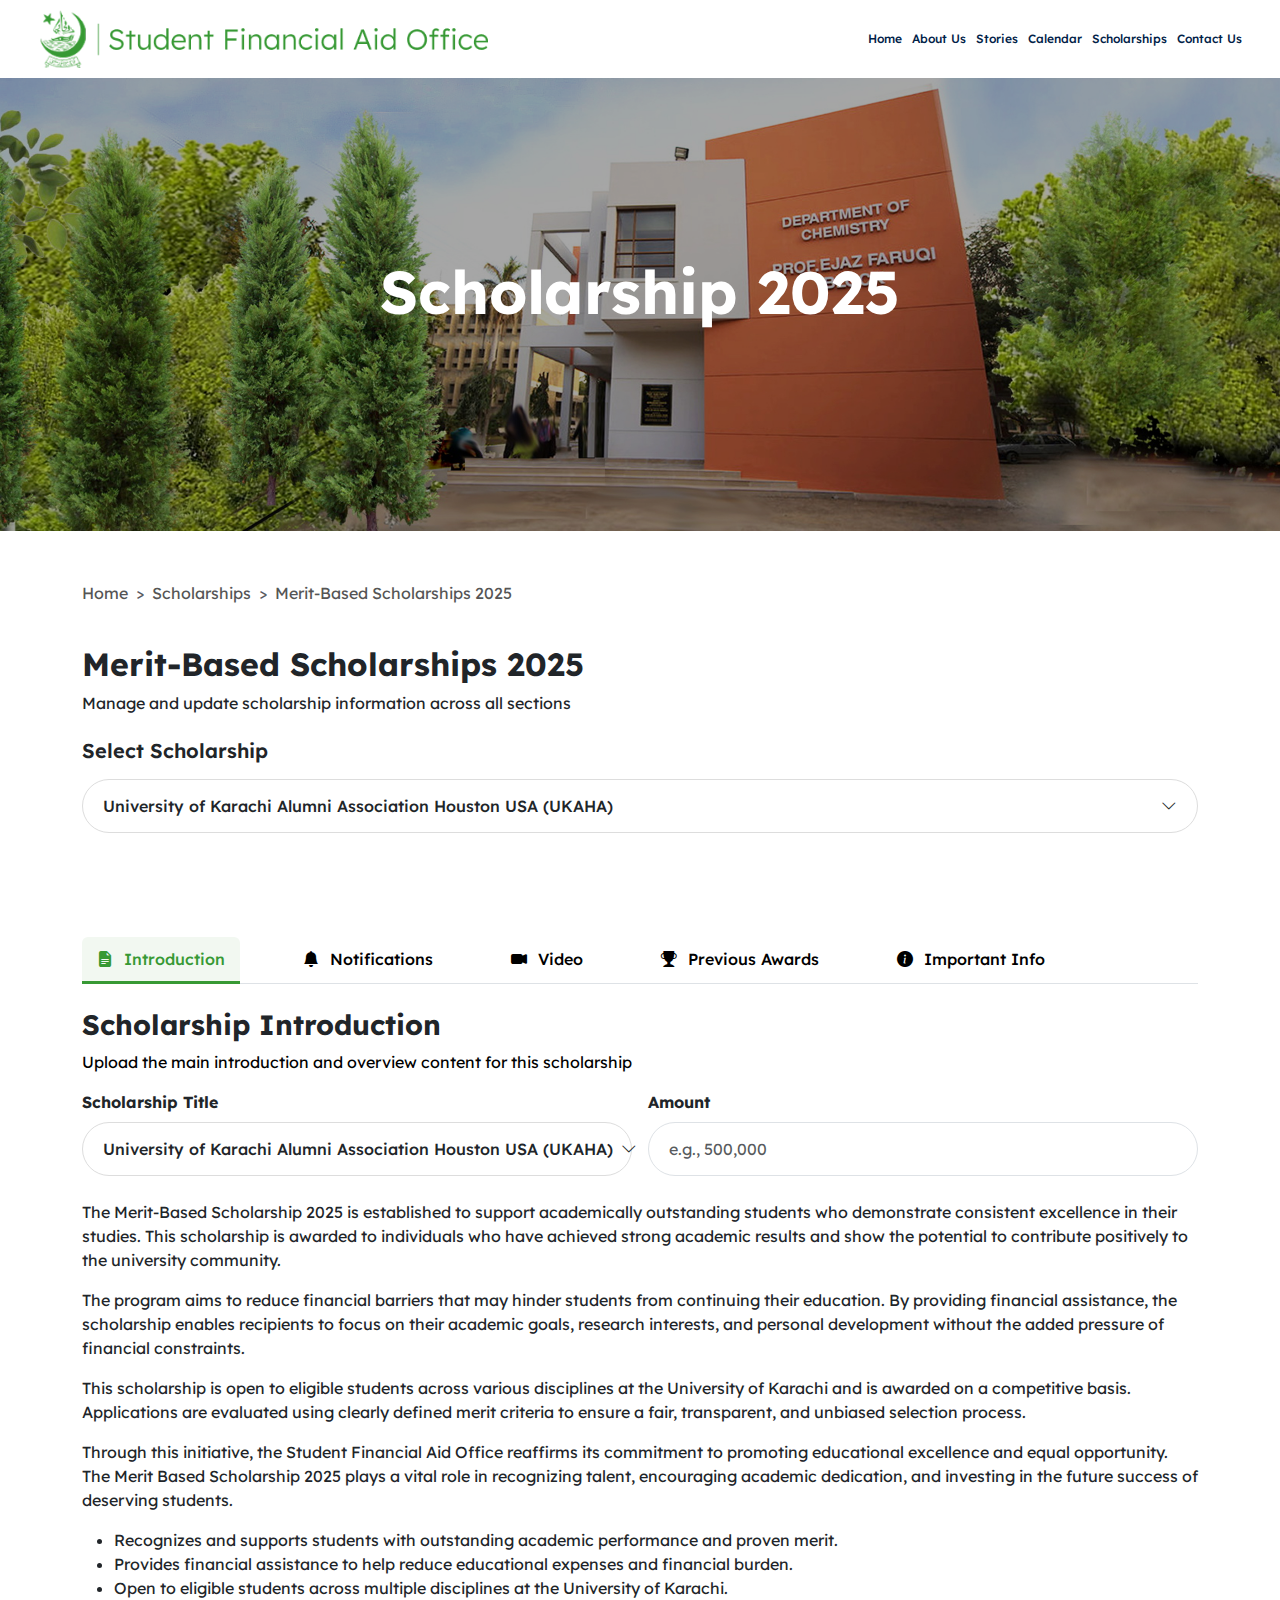
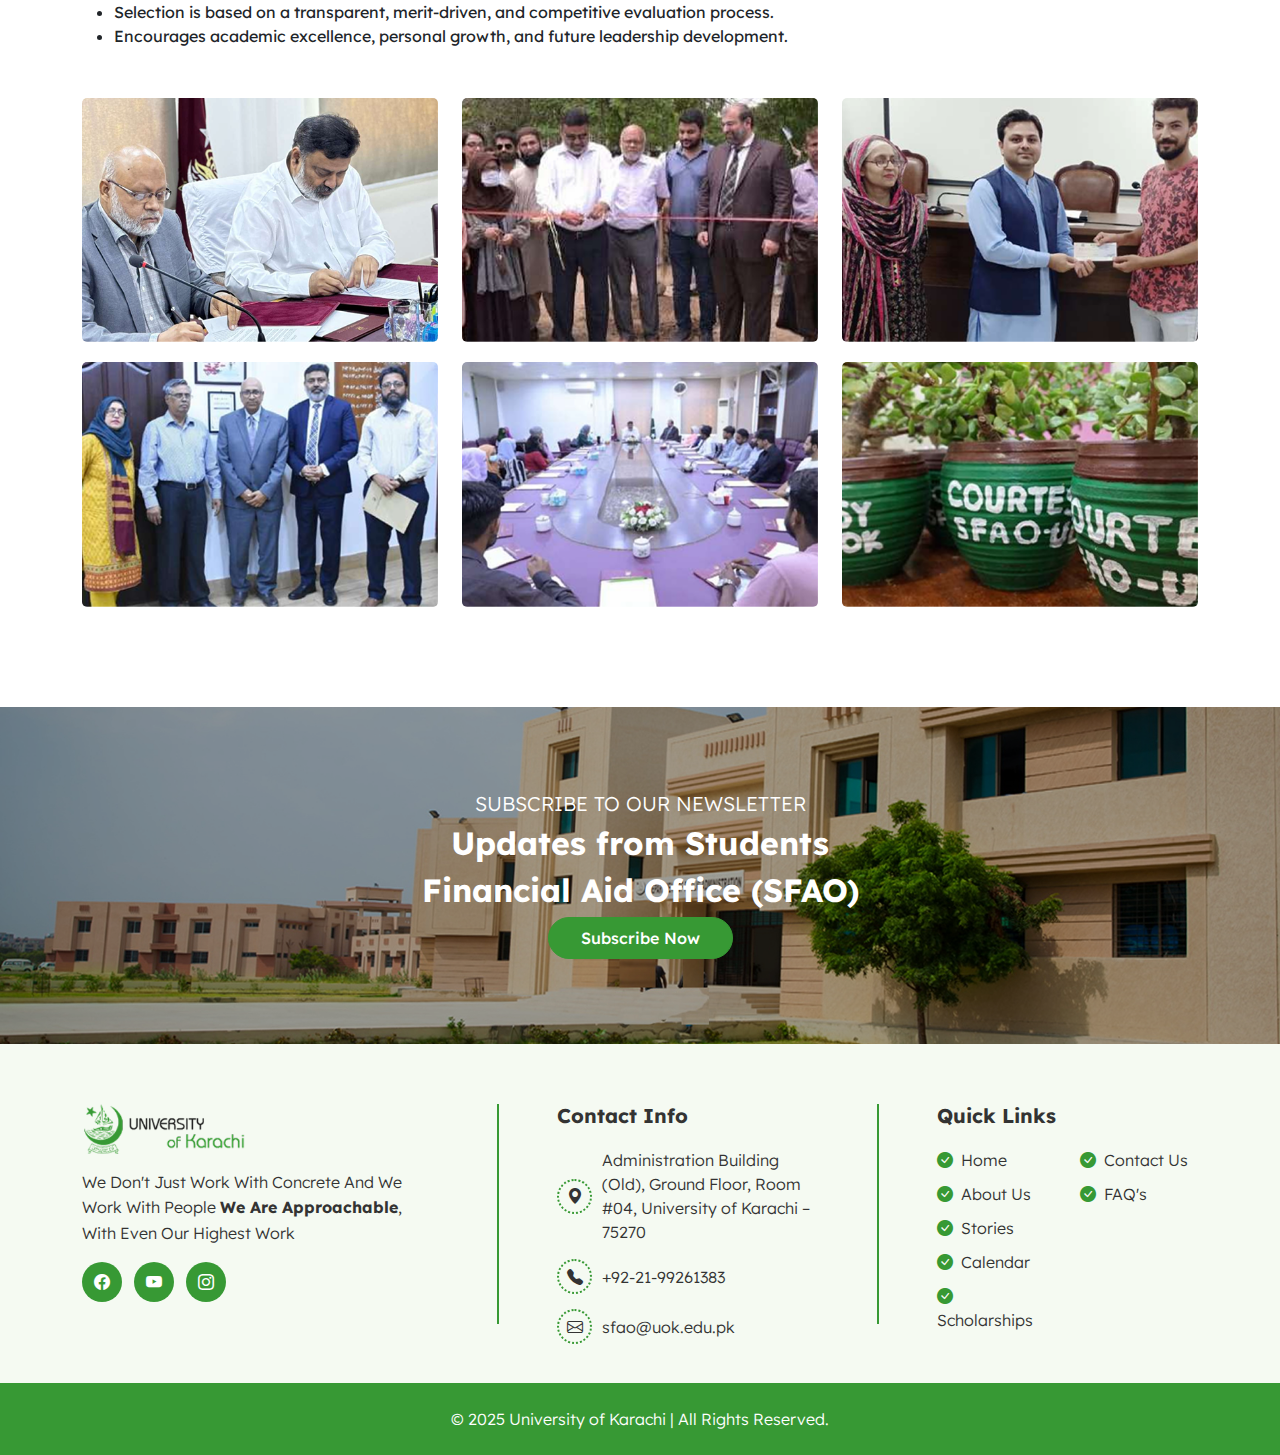
<file: scholarship-og.html>
<!DOCTYPE html>
<html class="no-js" lang="">

<head>
  <meta charset="utf-8" />
  <meta http-equiv="x-ua-compatible" content="ie=edge" />
  <title>Karachi University - Scolarship Calendar Page</title>

  <meta name="description" content="" />
  <meta name="viewport" content="width=device-width, initial-scale=1" />

  <meta name="theme-color" content="#379934" />

  <link rel="apple-touch-icon" href="images/fav_icons/icon.png" />

  <link rel="preconnect" href="https://fonts.googleapis.com" />
  <link rel="preconnect" href="https://fonts.gstatic.com" crossorigin />

  <link rel="stylesheet" href="./css/main.css" />
  <link rel="stylesheet" href="css/style.css" />
  <link href="https://fonts.googleapis.com/css2?family=Lexend:wght@100..900&display=swap" rel="stylesheet" />
  <link href="https://cdn.jsdelivr.net/npm/bootstrap@5.3.8/dist/css/bootstrap.min.css" rel="stylesheet"
    integrity="sha384-sRIlK0J0q+UQvC9c9nS4R8+R4Y2kX0zV+uQkK8d0C0Y=" crossorigin="anonymous">
</head>

<body>

  <!-- main holder start -->
   <!-- main holder start -->
  <div class="main_holder">
    <!-- header start -->
    <header>
      <div class="container_content">
        <div class="nav_holder clearfix">
          <div class="header_row">
            <a href="index.html" class="logo">
              <img src="images/sfao-logo.png" alt="Student Financial Aid Office" />
            </a>

            <div class="lg_menu d-xl-block">
              <nav>
                <ul>
                  <li>
                    <a href="index.html">Home</a>
                  </li>

                  <li>
                    <a href="about-us.html">About Us</a>
                  </li>

                  <li>
                    <a href="stories.html">Stories</a>
                  </li>


                  <li>
                    <a href="calendar.html">Calendar</a>
                  </li>

                  <li>
                    <a href="scholarship.html">Scholarships</a>
                  </li>

                  <li><a href="contact.html">Contact Us</a></li>
                </ul>
              </nav>
            </div>

            <a href="javascript:void(0);" class="search_btn searchClick btn_fill d-none">
              <i class="icon-magnifier"></i>
            </a>

            <div class="menu_btn_holder">
              <a href="javascript:void(0);" class="filter_overaly_trigger">
                <span>
                  <small></small>
                </span>
              </a>
            </div>
          </div>

          <!-- search start -->
          <div class="search_holder round_full">
            <div class="search_content">
              <form action="">
                <input type="text" class="form-control" placeholder="Search" />
              </form>
            </div>

            <span class="close_search searchOffClick">
              <i class="ri-close-line"></i>
            </span>
          </div>
          <!-- search end -->
        </div>
      </div>
    </header>
    <!-- header end -->

    <!-- main content start -->
    <main role="main" class="home_content nav_space clearfix">

      <section class="section-1 home_hero_slider overflow-hidden">
        <div class="container_content">
          <div class="image-container-top">
            <img src="./images/uok/scholarship-bg.jpg" alt="Scholarship Management" class="img-fluid w-100">
  
            <div class="overlay-top d-flex flex-column justify-content-center align-items-center text-center">
              <h1 class="text-white h1 mb-4">Scholarship 2025</h1>
            </div>
  
          </div>
        </div>
      </section>

      <section class="section-2 overflow-hidden">
        <div class="container">
          <nav style="--bs-breadcrumb-divider: '>';" aria-label="breadcrumb">
            <ol class="breadcrumb">
              <li class="breadcrumb-item active" aria-current="page"><a href="index.html">Home</a></li>
              <li class="breadcrumb-item active" aria-current="page"><a href="calendar.html">Scholarships</a></li>
              <li class="breadcrumb-item active" aria-current="page"><a href="scholarship.html">Merit-Based Scholarships
                  2025</a></li>
            </ol>
          </nav>
        </div>
      </section>



      <!-- ================= DROPDOWN ================= -->
      <section class="section-3">
        <div class="container my-4">

          <h2 class="fw-bold mb-2">Merit-Based Scholarships 2025</h2>
          <p class="mb-4">Manage and update scholarship information across all sections</p>

          <h5 class="fw-semibold mb-3">Select Scholarship</h5>

          <div class="dropdown w-100">

            <button
              class="btn pill-dropdown dropdown-toggle d-flex justify-content-between align-items-center w-100 scholarship-btn"
              type="button" data-bs-toggle="dropdown">

              <span class="scholarship-text">
                University of Karachi Alumni Association Houston USA (UKAHA)
              </span>

              <i class="bi bi-chevron-down ms-2 flex-shrink-0"></i>
            </button>

            <ul class="dropdown-menu w-100">
              <li><a class="dropdown-item" href="#">University of Karachi Alumni Association Houston USA (UKAHA)</a>
              </li>
              <li><a class="dropdown-item" href="#">Haier Funded Scholarships 2025–26</a></li>
              <li><a class="dropdown-item" href="#">Sindh HEC Indigenous Scholarships</a></li>
              <li><a class="dropdown-item" href="#">Sindh Educational Endowment Fund (SEEF) Scholarships </a></li>
            </ul>
          </div>
        </div>
      </section>

      <section class="section-4 overflow-hidden ptb_80 ">
        <div class="container">

          <!-- ================= DESKTOP TABS ================= -->
          <div class="d-none d-md-block">

            <!-- Tabs -->
            <ul class="nav nav-tabs custom-tabs gap-5 mb-4" role="tablist">
              <li class="nav-item">
                <button class="nav-link active" data-bs-toggle="tab" data-bs-target="#tab-intro">
                  <i class="bi bi-file-earmark-text-fill"></i> Introduction
                </button>
              </li>
              <li class="nav-item">
                <button class="nav-link" data-bs-toggle="tab" data-bs-target="#tab-notify">
                  <i class="bi bi-bell-fill"></i> Notifications
                </button>
              </li>
              <li class="nav-item">
                <button class="nav-link" data-bs-toggle="tab" data-bs-target="#tab-video">
                  <i class="bi bi-camera-video-fill"></i> Video
                </button>
              </li>
              <li class="nav-item">
                <button class="nav-link" data-bs-toggle="tab" data-bs-target="#tab-awards">
                  <i class="bi bi-trophy-fill"></i> Previous Awards
                </button>
              </li>
              <li class="nav-item">
                <button class="nav-link" data-bs-toggle="tab" data-bs-target="#tab-info">
                  <i class="bi bi-info-circle-fill"></i> Important Info
                </button>
              </li>
            </ul>

            <!-- Tab Content -->
            <div class="tab-content">
              <div class="tab-pane fade show active" id="tab-intro">
                <h3 class="fw-bold">Scholarship Introduction</h3>
                <p class="text-black"> Upload the main introduction and overview content for this scholarship </p>
                <div class="row g-3 mb-4"> <!-- Scholarship Title Dropdown -->
                  <div class="col-md-6"> <label class="form-label">Scholarship Title</label>
                    <div class="dropdown w-100">

                      <button
                        class="btn pill-dropdown dropdown-toggle d-flex justify-content-between align-items-center w-100 scholarship-btn"
                        type="button" data-bs-toggle="dropdown">

                        <span class="scholarship-text">
                          University of Karachi Alumni Association Houston USA (UKAHA)
                        </span>

                        <i class="bi bi-chevron-down ms-2 flex-shrink-0"></i>
                      </button>
                      <ul class="dropdown-menu w-100">
                        <li> <a class="dropdown-item" href="#"> University of Karachi Alumni Association Houston USA
                            (UKAHA) </a> </li>
                        <li><a class="dropdown-item" href="#">Haier Funded Scholarships 2025–26</a></li>
                        <li><a class="dropdown-item" href="#">Sindh HEC Indigenous Scholarships</a></li>
                        <li><a class="dropdown-item" href="#">Sindh Educational Endowment Fund (SEEF) Scholarships </a>
                        </li>
                      </ul>
                    </div>
                  </div> <!-- Amount -->
                  <div class="col-md-6"> <label class="form-label">Amount</label> <input type="text"
                      class="form-control rounded-pill" placeholder="e.g., 500,000"
                      oninput=" this.value = this.value .replace(/[^0-9]/g, '') .replace(/\B(?=(\d{3})+(?!\d))/g, ','); ">
                  </div>
                </div>
                <p> The Merit-Based Scholarship 2025 is established to support academically outstanding students who
                  demonstrate consistent excellence in their studies. This scholarship is awarded to individuals who
                  have achieved strong academic results and show the potential to contribute positively to the
                  university community. </p>
                <p>The program aims to reduce financial barriers that may hinder students from continuing their
                  education. By providing financial assistance, the scholarship enables recipients to focus on their
                  academic goals, research interests, and personal development without the added pressure of financial
                  constraints.</p>
                <p>This scholarship is open to eligible students across various disciplines at the University of Karachi
                  and is awarded on a competitive basis. Applications are evaluated using clearly defined merit criteria
                  to ensure a fair, transparent, and unbiased selection process.</p>
                <p>Through this initiative, the Student Financial Aid Office reaffirms its commitment to promoting
                  educational excellence and equal opportunity. The Merit Based Scholarship 2025 plays a vital role in
                  recognizing talent, encouraging academic dedication, and investing in the future success of deserving
                  students.</p>
                <ul>
                  <li>Recognizes and supports students with outstanding academic performance and proven merit.</li>
                  <li>Provides financial assistance to help reduce educational expenses and financial burden.</li>
                  <li>Open to eligible students across multiple disciplines at the University of Karachi.</li>
                  <li>Selection is based on a transparent, merit-driven, and competitive evaluation process.</li>
                  <li>Encourages academic excellence, personal growth, and future leadership development.</li>
                </ul>
                <div class="image-collage">
                  <div class="row">
                    <div class="col-md-4">
                      <div class="image-box"> <img src="./images/uok/img1.png" class="img-fluid w-100"> </div>
                    </div>
                    <div class="col-md-4">
                      <div class="image-box"> <img src="./images/uok/img2.png" class="img-fluid w-100"> </div>
                    </div>
                    <div class="col-md-4">
                      <div class="image-box"> <img src="./images/uok/img3.png" class="img-fluid w-100"> </div>
                    </div>
                    <div class="col-md-4">
                      <div class="image-box"> <img src="./images/uok/img4.png" class="img-fluid w-100"> </div>
                    </div>
                    <div class="col-md-4">
                      <div class="image-box"> <img src="./images/uok/img5.png" class="img-fluid w-100"> </div>
                    </div>
                    <div class="col-md-4">
                      <div class="image-box"> <img src="./images/uok/img6.png" class="img-fluid w-100"> </div>
                    </div>
                  </div>
                </div>
              </div>

              <div class="tab-pane fade" id="tab-notify">Notifications content here</div>
              <div class="tab-pane fade" id="tab-video">Video content here</div>
              <div class="tab-pane fade" id="tab-awards">Previous awards content here</div>
              <div class="tab-pane fade" id="tab-info">Important info content here</div>
            </div>
          </div>

          <!-- ================= MOBILE ACCORDION ================= -->
          <div class="d-block d-md-none">

            <div class="accordion" id="scholarshipAccordion">

              <!-- INTRO -->
              <div class="accordion-item" data-aos="fade-left">
                <h2 class="accordion-header">
                  <button class="accordion-button" data-bs-toggle="collapse" data-bs-target="#acc-intro">
                    <i class="bi bi-file-earmark-text-fill me-2"></i> Introduction
                  </button>
                </h2>
                <div id="acc-intro" class="accordion-collapse collapse show" data-bs-parent="#scholarshipAccordion">
                  <div class="accordion-body">
                    <h3 class="fw-bold">Scholarship Introduction</h3>
                    <p class="text-black"> Upload the main introduction and overview content for this scholarship </p>
                    <div class="row g-3 mb-4"> <!-- Scholarship Title Dropdown -->
                      <div class="col-md-6"> <label class="form-label">Scholarship Title</label>
                        <div class="dropdown w-100">

                          <button
                            class="btn pill-dropdown dropdown-toggle d-flex justify-content-between align-items-center w-100 scholarship-btn"
                            type="button" data-bs-toggle="dropdown">

                            <span class="scholarship-text">
                              University of Karachi Alumni Association Houston USA (UKAHA)
                            </span>

                            <i class="bi bi-chevron-down ms-2 flex-shrink-0"></i>
                          </button>
                          <ul class="dropdown-menu w-100">
                            <li> <a class="dropdown-item" href="#"> University of Karachi Alumni Association Houston USA
                                (UKAHA) </a> </li>
                            <li><a class="dropdown-item" href="#">Haier Funded Scholarships 2025–26</a></li>
                            <li><a class="dropdown-item" href="#">Sindh HEC Indigenous Scholarships</a></li>
                            <li><a class="dropdown-item" href="#">Sindh Educational Endowment Fund (SEEF) Scholarships
                              </a></li>
                          </ul>
                        </div>
                      </div> <!-- Amount -->
                      <div class="col-md-6"> <label class="form-label">Amount</label> <input type="text"
                          class="form-control rounded-pill" placeholder="e.g., 500,000"
                          oninput=" this.value = this.value .replace(/[^0-9]/g, '') .replace(/\B(?=(\d{3})+(?!\d))/g, ','); ">
                      </div>
                    </div>
                    <p> The Merit-Based Scholarship 2025 is established to support academically outstanding students who
                      demonstrate consistent excellence in their studies. This scholarship is awarded to individuals who
                      have achieved strong academic results and show the potential to contribute positively to the
                      university community. </p>
                    <p>The program aims to reduce financial barriers that may hinder students from continuing their
                      education. By providing financial assistance, the scholarship enables recipients to focus on their
                      academic goals, research interests, and personal development without the added pressure of
                      financial constraints.</p>
                    <p>This scholarship is open to eligible students across various disciplines at the University of
                      Karachi and is awarded on a competitive basis. Applications are evaluated using clearly defined
                      merit criteria to ensure a fair, transparent, and unbiased selection process.</p>
                    <p>Through this initiative, the Student Financial Aid Office reaffirms its commitment to promoting
                      educational excellence and equal opportunity. The Merit Based Scholarship 2025 plays a vital role
                      in recognizing talent, encouraging academic dedication, and investing in the future success of
                      deserving students.</p>
                    <ul>
                      <li>Recognizes and supports students with outstanding academic performance and proven merit.</li>
                      <li>Provides financial assistance to help reduce educational expenses and financial burden.</li>
                      <li>Open to eligible students across multiple disciplines at the University of Karachi.</li>
                      <li>Selection is based on a transparent, merit-driven, and competitive evaluation process.</li>
                      <li>Encourages academic excellence, personal growth, and future leadership development.</li>
                    </ul>
                    <div class="image-collage" data-aos="fade-up">
                      <div class="row">
                        <div class="col-md-4">
                          <div class="image-box"> <img src="./images/uok/img1.png" class="img-fluid w-100"> </div>
                        </div>
                        <div class="col-md-4">
                          <div class="image-box"> <img src="./images/uok/img2.png" class="img-fluid w-100"> </div>
                        </div>
                        <div class="col-md-4">
                          <div class="image-box"> <img src="./images/uok/img3.png" class="img-fluid w-100"> </div>
                        </div>
                        <div class="col-md-4">
                          <div class="image-box"> <img src="./images/uok/img4.png" class="img-fluid w-100"> </div>
                        </div>
                        <div class="col-md-4">
                          <div class="image-box"> <img src="./images/uok/img5.png" class="img-fluid w-100"> </div>
                        </div>
                        <div class="col-md-4">
                          <div class="image-box"> <img src="./images/uok/img6.png" class="img-fluid w-100"> </div>
                        </div>
                      </div>
                    </div>
                  </div>
                </div>
              </div>

              <!-- NOTIFICATIONS -->
              <div class="accordion-item">
                <h2 class="accordion-header">
                  <button class="accordion-button collapsed" data-bs-toggle="collapse" data-bs-target="#acc-notify">
                    <i class="bi bi-bell-fill me-2"></i> Notifications
                  </button>
                </h2>
                <div id="acc-notify" class="accordion-collapse collapse" data-bs-parent="#scholarshipAccordion">
                  <div class="accordion-body">
                    Notifications content here
                  </div>
                </div>
              </div>

              <!-- VIDEO -->
              <div class="accordion-item">
                <h2 class="accordion-header">
                  <button class="accordion-button collapsed" data-bs-toggle="collapse" data-bs-target="#acc-video">
                    <i class="bi bi-camera-video-fill me-2"></i> Video
                  </button>
                </h2>
                <div id="acc-video" class="accordion-collapse collapse" data-bs-parent="#scholarshipAccordion">
                  <div class="accordion-body">
                    Video content here
                  </div>
                </div>
              </div>

              <!-- Previous Awards -->
              <div class="accordion-item">
                <h2 class="accordion-header">
                  <button class="accordion-button collapsed" data-bs-toggle="collapse" data-bs-target="#acc-awards">
                    <i class="bi bi-trophy-fill me-2"></i> Previous Awards
                  </button>
                </h2>
                <div id="acc-awards" class="accordion-collapse collapse" data-bs-parent="#scholarshipAccordion">
                  <div class="accordion-body">
                    Previous Awards content here
                  </div>
                </div>
              </div>

              <!-- Information -->
              <div class="accordion-item">
                <h2 class="accordion-header">
                  <button class="accordion-button collapsed" data-bs-toggle="collapse" data-bs-target="#acc-info">
                    <i class="bi bi-info-circle-fill me-2"></i> Information
                  </button>
                </h2>
                <div id="acc-info" class="accordion-collapse collapse" data-bs-parent="#scholarshipAccordion">
                  <div class="accordion-body">
                    Information content here
                  </div>
                </div>
              </div>

            </div>


          </div>

        </div>
      </section>


    </main>


    <section class="section-5 overflow-hidden clearfix clear position-relative ">
      <div class="image-container-bottom">
        <img src="./images/uok/newsletterbg.jpg" alt="Newsletter" class="img-fluid w-100" />

        <div class="overlay-bottom d-flex flex-column justify-content-center align-items-center text-center">
          <h5 class="text-white">Subscribe to Our Newsletter</h5>
          <h2 class="text-white">Updates from Students</h2>
          <h2 class="text-white">Financial Aid Office (SFAO)</h2>
          <a href="#" class="btn btn_fill round_full">Subscribe Now</a>
        </div>
      </div>
    </section>

    <footer class="uok-footer overflow-hidden">
      <div class="container">
        <div class="row align-items-start">

          <!-- Logo & About -->
          <div class="col-md-4 mb-4">
            <img src="images/uok/footer-logo.png" alt="University of Karachi" class="footer-logo mb-3">

            <p class="footer-text">
              We Don't Just Work With Concrete And We Work With People
              <strong>We Are Approachable</strong>, With Even Our Highest Work
            </p>

            <div class="social-icons mt-3">
              <a href="#"><i class="bi bi-facebook"></i></a>
              <a href="#"><i class="bi bi-youtube"></i></a>
              <a href="#"><i class="bi bi-instagram"></i></a>
            </div>
          </div>

          <!-- Divider -->
          <div class="col-md-1 ">
            <div class="vertical-line"></div>
          </div>

          <!-- Contact Info -->
          <div class="col-md-3 mb-4">
            <h5 class="footer-heading">Contact Info</h5>
            <ul class="footer-list">
              <li>
                <span class="icon-circle"><i class="bi bi-geo-alt-fill"></i></span>
                <span>Administration Building (Old), Ground Floor, Room #04, University of Karachi – 75270</span>
              </li>
              <li>
                <span class="icon-circle"><i class="bi bi-telephone-fill"></i></span>
                +92-21-99261383
              </li>
              <li>
                <span class="icon-circle"><i class="bi bi-envelope"></i></span>
                sfao@uok.edu.pk
              </li>
            </ul>
          </div>

          <!-- Divider -->
          <div class="col-md-1 ">
            <div class="vertical-line"></div>
          </div>

          <!-- Quick Links -->
          <div class="col-md-3">
            <h5 class="footer-heading">Quick Links</h5>

            <div class="row">
              <div class="col-6">
                <ul class="footer-links">

                  <li><a href="index.html"><i class="bi bi-check-circle-fill me-2"></i>Home</a></li>


                  <li><a href="about-us.html"><i class="bi bi-check-circle-fill me-2"></i>About Us</a></li>


                  <li><a href="stories.html"><i class="bi bi-check-circle-fill me-2 "></i>Stories</a></li>


                  <li><a href="calendar.html"><i class="bi bi-check-circle-fill me-2 "></i>Calendar</a></li>


                  <li><a href="scholarship.html"><i class="bi bi-check-circle-fill me-2 "></i>Scholarships</a></li>

                </ul>
              </div>
              <div class="col-6">
                <ul class="footer-links">

                  <li><a href="contact.html"><i class="bi bi-check-circle-fill me-2 "></i>Contact Us</a></li>


                  <li><a href="index.html#faq"><i class="bi bi-check-circle-fill me-2 "></i>FAQ's</a></li>

                </ul>
              </div>
            </div>
          </div>
        </div>
      </div>
      <div class="section-6">
        <div class="bottom-bar">
          <div class="container text-center text-white py-4">
            <p class="mb-0">&copy; 2025 University of Karachi | All Rights Reserved.</p>
          </div>
        </div>
      </div>
    </footer>



  </div>



  <div class="content_overlay_wrapper overlay_filter" data-lenis-prevent>
    <article class="offcanvas_content">
      <div class="overlay_content_holder">
        <div class="overlay_content sm_menu">
          <ul>
            <li>
              <a href="index.html">Home</a>
            </li>

            <li>
              <a href="about-us.html">About Us</a>
            </li>

            <li>
              <a href="stories.html">Stories</a>
            </li>
            <li>
              <a href="calendar.html">Calendar</a>
            </li>


            <li>
              <a href="scholarship.html">Scholarships</a>
            </li>

            <li><a href="contact.html">Contact Us</a></li>
          </ul>
        </div>
      </div>
    </article>
  </div>

  <button class="btn btn_bkt" id="btnTop" type="button">
    <i class="ri-arrow-up-s-line"></i>
    <span> Go to top </span>
  </button>




  <script src="js/jquery.js"></script>
  <script src="js/jquery-migrate.js"></script>
  <script src="js/vendor.js"></script>
  <script src="js/main.js"></script>









</body>

</html>
</file>
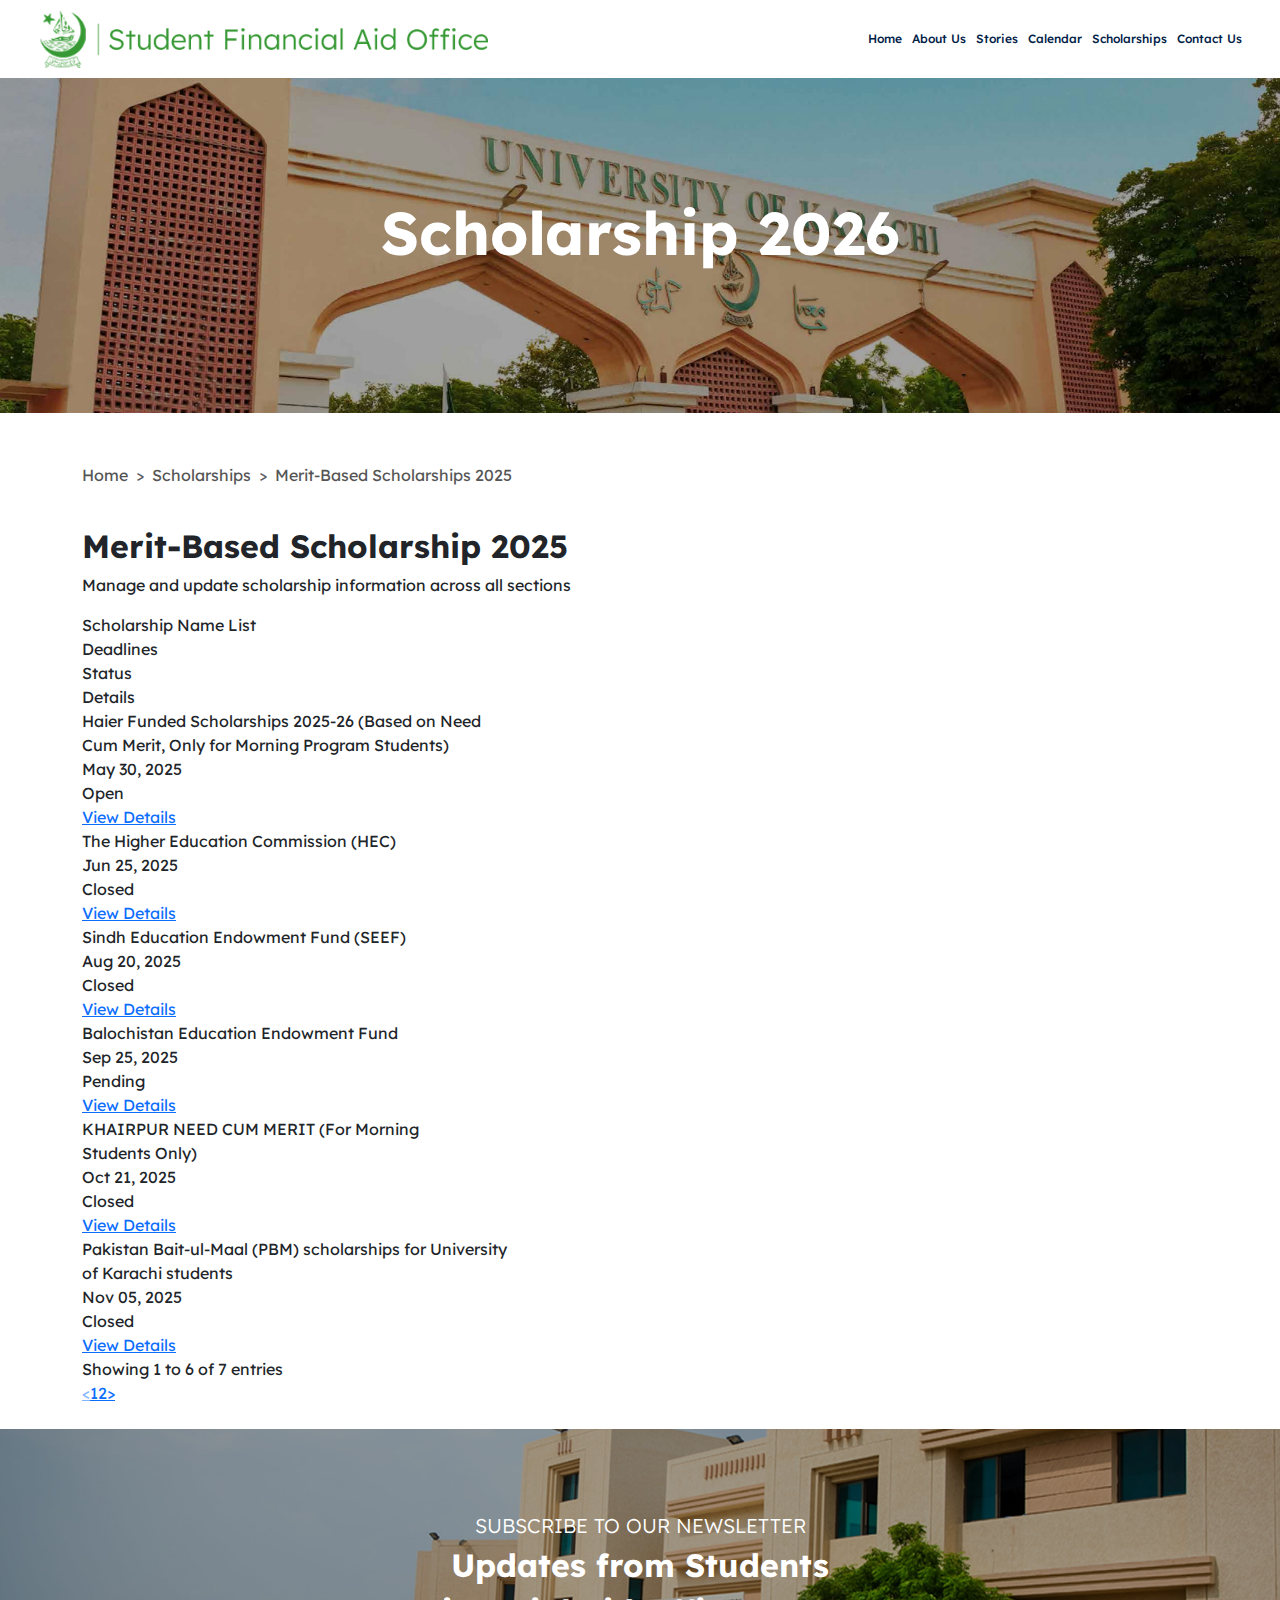
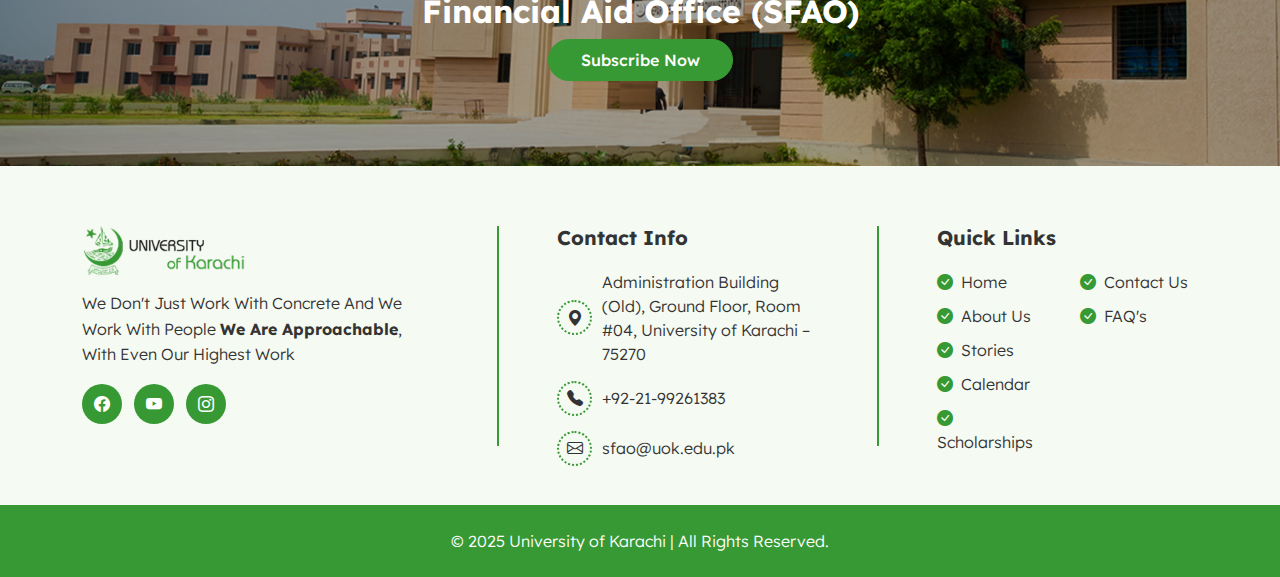
<file: scholarship-outerpage.html>
<!DOCTYPE html>
<html class="no-js" lang="">

<head>
  <meta charset="utf-8" />
  <meta http-equiv="x-ua-compatible" content="ie=edge" />
  <title>Karachi University - Scolarship Calendar Page</title>

  <meta name="description" content="" />
  <meta name="viewport" content="width=device-width, initial-scale=1" />

  <meta name="theme-color" content="#379934" />

  <link rel="apple-touch-icon" href="images/fav_icons/icon.png" />

  <link rel="preconnect" href="https://fonts.googleapis.com" />
  <link rel="preconnect" href="https://fonts.gstatic.com" crossorigin />

  <link rel="stylesheet" href="./css/main.css" />
  <link rel="stylesheet" href="css/style.css" />
  <link href="https://fonts.googleapis.com/css2?family=Lexend:wght@100..900&display=swap" rel="stylesheet" />
  <link href="https://cdn.jsdelivr.net/npm/bootstrap@5.3.8/dist/css/bootstrap.min.css" rel="stylesheet"
    integrity="sha384-sRIlK0J0q+UQvC9c9nS4R8+R4Y2kX0zV+uQkK8d0C0Y=" crossorigin="anonymous">
</head>

<body>

  <!-- main holder start -->
   <!-- main holder start -->
  <div class="main_holder">
    <!-- header start -->
    <header>
      <div class="container_content">
        <div class="nav_holder clearfix">
          <div class="header_row">
            <a href="index.html" class="logo">
              <img src="images/sfao-logo.png" alt="Student Financial Aid Office" />
            </a>

            <div class="lg_menu d-xl-block">
              <nav>
                <ul>
                  <li>
                    <a href="index.html">Home</a>
                  </li>

                  <li>
                    <a href="about-us.html">About Us</a>
                  </li>

                  <li>
                    <a href="stories.html">Stories</a>
                  </li>


                  <li>
                    <a href="calendar.html">Calendar</a>
                  </li>

                  <li>
                    <a href="scholarship.html">Scholarships</a>
                  </li>

                  <li><a href="contact.html">Contact Us</a></li>
                </ul>
              </nav>
            </div>

            <a href="javascript:void(0);" class="search_btn searchClick btn_fill d-none">
              <i class="icon-magnifier"></i>
            </a>

            <div class="menu_btn_holder">
              <a href="javascript:void(0);" class="filter_overaly_trigger">
                <span>
                  <small></small>
                </span>
              </a>
            </div>
          </div>

          <!-- search start -->
          <div class="search_holder round_full">
            <div class="search_content">
              <form action="">
                <input type="text" class="form-control" placeholder="Search" />
              </form>
            </div>

            <span class="close_search searchOffClick">
              <i class="ri-close-line"></i>
            </span>
          </div>
          <!-- search end -->
        </div>
      </div>
    </header>
    <!-- header end -->

    <!-- main content start -->
    <main role="main" class="home_content nav_space clearfix">

      <section class="section-1 home_hero_slider overflow-hidden">
        <div class="container_content">
          <div class="image-container-top">
            <img src="./images/uok/scholarship-outerpage-background.jpg" alt="Scholarship Management" class="img-fluid w-100">
  
            <div class="overlay-top d-flex flex-column justify-content-center align-items-center text-center">
              <h1 class="text-white h1 mb-4">Scholarship 2026</h1>
            </div>
  
          </div>
        </div>
      </section>

      <section class="section-2 overflow-hidden">
        <div class="container">
          <nav style="--bs-breadcrumb-divider: '>';" aria-label="breadcrumb">
            <ol class="breadcrumb">
              <li class="breadcrumb-item active" aria-current="page"><a href="index.html">Home</a></li>
              <li class="breadcrumb-item active" aria-current="page"><a href="calendar.html">Scholarships</a></li>
              <li class="breadcrumb-item active" aria-current="page"><a href="scholarship-outerpage.html">Merit-Based Scholarships
                  2025</a></li>
            </ol>
          </nav>
        </div>
      </section>



      <!-- ================= SCHOLARSHIP LIST SECTION ================= -->


      <section class="scholarship-list-container">
        <div class="container my-4">
          <h2 class="scholarship-list-title">Merit-Based Scholarship 2025</h2>
          <p class="scholarship-list-subtitle">Manage and update scholarship information across all sections</p>

          <div class="scholarship-table-header">
            <div class="scholarship-col-name">Scholarship Name List</div>
            <div class="scholarship-col-deadline">Deadlines</div>
            <div class="scholarship-col-status">Status</div>
            <div class="scholarship-col-details">Details</div>
          </div>

          <!-- Item 1 -->
          <div class="scholarship-row">
            <div class="scholarship-col-name">Haier Funded Scholarships 2025-26 (Based on Need<br>Cum Merit, Only for Morning Program Students)</div>
            <div class="scholarship-col-deadline">May 30, 2025</div>
            <div class="scholarship-col-status">
              <span class="scholarship-status-badge status-open">Open</span>
            </div>
            <div class="scholarship-col-details">
              <a href="scholarship-innerpage-1.html" class="scholarship-view-details">View Details</a>
            </div>
          </div>

          <!-- Item 2 -->
          <div class="scholarship-row">
            <div class="scholarship-col-name">The Higher Education Commission (HEC)</div>
            <div class="scholarship-col-deadline">Jun 25, 2025</div>
            <div class="scholarship-col-status">
              <span class="scholarship-status-badge status-closed">Closed</span>
            </div>
            <div class="scholarship-col-details">
              <a href="scholarship-innerpage-2.html" class="scholarship-view-details">View Details</a>
            </div>
          </div>

          <!-- Item 3 -->
          <div class="scholarship-row">
            <div class="scholarship-col-name">Sindh Education Endowment Fund (SEEF)</div>
            <div class="scholarship-col-deadline">Aug 20, 2025</div>
            <div class="scholarship-col-status">
              <span class="scholarship-status-badge status-closed">Closed</span>
            </div>
            <div class="scholarship-col-details">
              <a href="scholarship-innerpage-3.html" class="scholarship-view-details">View Details</a>
            </div>
          </div>

          <!-- Item 4 -->
          <div class="scholarship-row">
            <div class="scholarship-col-name">Balochistan Education Endowment Fund</div>
            <div class="scholarship-col-deadline">Sep 25, 2025</div>
            <div class="scholarship-col-status">
              <span class="scholarship-status-badge status-pending">Pending</span>
            </div>
            <div class="scholarship-col-details">
              <a href="scholarship-innerpage-4.html" class="scholarship-view-details">View Details</a>
            </div>
          </div>

          <!-- Item 5 -->
          <div class="scholarship-row">
            <div class="scholarship-col-name">KHAIRPUR NEED CUM MERIT (For Morning<br>Students Only)</div>
            <div class="scholarship-col-deadline">Oct 21, 2025</div>
            <div class="scholarship-col-status">
              <span class="scholarship-status-badge status-closed">Closed</span>
            </div>
            <div class="scholarship-col-details">
              <a href="scholarship-innerpage-5.html" class="scholarship-view-details">View Details</a>
            </div>
          </div>

          <!-- Item 6 -->
          <div class="scholarship-row">
            <div class="scholarship-col-name">Pakistan Bait-ul-Maal (PBM) scholarships for University<br>of Karachi students</div>
            <div class="scholarship-col-deadline">Nov 05, 2025</div>
            <div class="scholarship-col-status">
              <span class="scholarship-status-badge status-closed">Closed</span>
            </div>
            <div class="scholarship-col-details">
              <a href="scholarship-innerpage-6.html" class="scholarship-view-details">View Details</a>
            </div>
          </div>

          <!-- Item 7 -->
          <div class="scholarship-row">
            <div class="scholarship-col-name">Pakistan Bait-ul-Maal (PBM) scholarships for University<br>of Karachi students</div>
            <div class="scholarship-col-deadline">Nov 05, 2025</div>
            <div class="scholarship-col-status">
              <span class="scholarship-status-badge status-closed">Closed</span>
            </div>
            <div class="scholarship-col-details">
              <a href="scholarship-innerpage-7.html" class="scholarship-view-details">View Details</a>
            </div>
          </div>

          <div class="scholarship-footer-area">
            <div class="scholarship-showing-text" id="scholarship-showing-text">Showing 1 to 6 of 6 entries</div>
            <div class="scholarship-pagination" id="scholarship-pagination">
              <!-- Generated by JS -->
            </div>
          </div>
        </div>
      </section>

      <script>
        document.addEventListener("DOMContentLoaded", function () {
          const rows = document.querySelectorAll(".scholarship-row");
          const itemsPerPage = 6;
          let currentPage = 1;
          const totalItems = rows.length;
          const totalPages = Math.ceil(totalItems / itemsPerPage);

          const paginationContainer = document.getElementById("scholarship-pagination");
          const showingText = document.getElementById("scholarship-showing-text");

          function renderTable() {
            rows.forEach((row) => {
              row.style.display = "none";
            });

            let start = (currentPage - 1) * itemsPerPage;
            let end = start + itemsPerPage;
            for (let i = start; i < end && i < totalItems; i++) {
              rows[i].style.display = "";
            }

            let currentEnd = end > totalItems ? totalItems : end;
            if (totalItems === 0) {
              start = 0;
              currentEnd = 0;
            }
            showingText.innerHTML = `Showing ${totalItems > 0 ? start + 1 : 0} to ${currentEnd} of ${totalItems} entries`;

            renderPagination();
          }

          function renderPagination() {
            paginationContainer.innerHTML = "";
            if (totalPages <= 0) return;

            const prevBtn = document.createElement("a");
            prevBtn.href = "javascript:void(0)";
            prevBtn.className = "scholarship-page-item";
            prevBtn.innerHTML = "&lt;";
            if (currentPage === 1) {
              prevBtn.style.opacity = "0.5";
              prevBtn.style.cursor = "not-allowed";
            } else {
              prevBtn.onclick = function () {
                currentPage--;
                renderTable();
              };
            }
            paginationContainer.appendChild(prevBtn);

            for (let i = 1; i <= totalPages; i++) {
              const pageBtn = document.createElement("a");
              pageBtn.href = "javascript:void(0)";
              pageBtn.className = "scholarship-page-item";
              if (i === currentPage) {
                pageBtn.classList.add("active");
              }
              pageBtn.innerHTML = i;
              pageBtn.onclick = function () {
                currentPage = i;
                renderTable();
              };
              paginationContainer.appendChild(pageBtn);
            }

            const nextBtn = document.createElement("a");
            nextBtn.href = "javascript:void(0)";
            nextBtn.className = "scholarship-page-item";
            nextBtn.innerHTML = "&gt;";
            if (currentPage === totalPages || totalPages === 0) {
              nextBtn.style.opacity = "0.5";
              nextBtn.style.cursor = "not-allowed";
            } else {
              nextBtn.onclick = function () {
                currentPage++;
                renderTable();
              };
            }
            paginationContainer.appendChild(nextBtn);
          }

          renderTable();
        });
      </script>


    </main>


    <section class="section-5 overflow-hidden clearfix clear position-relative ">
      <div class="image-container-bottom">
        <img src="./images/uok/newsletterbg.jpg" alt="Newsletter" class="img-fluid w-100" />

        <div class="overlay-bottom d-flex flex-column justify-content-center align-items-center text-center">
          <h5 class="text-white">Subscribe to Our Newsletter</h5>
          <h2 class="text-white">Updates from Students</h2>
          <h2 class="text-white">Financial Aid Office (SFAO)</h2>
          <a href="#" class="btn btn_fill round_full">Subscribe Now</a>
        </div>
      </div>
    </section>

    <footer class="uok-footer overflow-hidden">
      <div class="container">
        <div class="row align-items-start">

          <!-- Logo & About -->
          <div class="col-md-4 mb-4">
            <img src="images/uok/footer-logo.png" alt="University of Karachi" class="footer-logo mb-3">

            <p class="footer-text">
              We Don't Just Work With Concrete And We Work With People
              <strong>We Are Approachable</strong>, With Even Our Highest Work
            </p>

            <div class="social-icons mt-3">
              <a href="#"><i class="bi bi-facebook"></i></a>
              <a href="#"><i class="bi bi-youtube"></i></a>
              <a href="#"><i class="bi bi-instagram"></i></a>
            </div>
          </div>

          <!-- Divider -->
          <div class="col-md-1 ">
            <div class="vertical-line"></div>
          </div>

          <!-- Contact Info -->
          <div class="col-md-3 mb-4">
            <h5 class="footer-heading">Contact Info</h5>
            <ul class="footer-list">
              <li>
                <span class="icon-circle"><i class="bi bi-geo-alt-fill"></i></span>
                <span>Administration Building (Old), Ground Floor, Room #04, University of Karachi – 75270</span>
              </li>
              <li>
                <span class="icon-circle"><i class="bi bi-telephone-fill"></i></span>
                +92-21-99261383
              </li>
              <li>
                <span class="icon-circle"><i class="bi bi-envelope"></i></span>
                sfao@uok.edu.pk
              </li>
            </ul>
          </div>

          <!-- Divider -->
          <div class="col-md-1 ">
            <div class="vertical-line"></div>
          </div>

          <!-- Quick Links -->
          <div class="col-md-3">
            <h5 class="footer-heading">Quick Links</h5>

            <div class="row">
              <div class="col-6">
                <ul class="footer-links">

                  <li><a href="index.html"><i class="bi bi-check-circle-fill me-2"></i>Home</a></li>


                  <li><a href="about-us.html"><i class="bi bi-check-circle-fill me-2"></i>About Us</a></li>


                  <li><a href="stories.html"><i class="bi bi-check-circle-fill me-2 "></i>Stories</a></li>


                  <li><a href="calendar.html"><i class="bi bi-check-circle-fill me-2 "></i>Calendar</a></li>


                  <li><a href="scholarship.html"><i class="bi bi-check-circle-fill me-2 "></i>Scholarships</a></li>

                </ul>
              </div>
              <div class="col-6">
                <ul class="footer-links">

                  <li><a href="contact.html"><i class="bi bi-check-circle-fill me-2 "></i>Contact Us</a></li>


                  <li><a href="index.html#faq"><i class="bi bi-check-circle-fill me-2 "></i>FAQ's</a></li>

                </ul>
              </div>
            </div>
          </div>
        </div>
      </div>
      <div class="section-6">
        <div class="bottom-bar">
          <div class="container text-center text-white py-4">
            <p class="mb-0">&copy; 2025 University of Karachi | All Rights Reserved.</p>
          </div>
        </div>
      </div>
    </footer>



  </div>



  <div class="content_overlay_wrapper overlay_filter" data-lenis-prevent>
    <article class="offcanvas_content">
      <div class="overlay_content_holder">
        <div class="overlay_content sm_menu">
          <ul>
            <li>
              <a href="index.html">Home</a>
            </li>

            <li>
              <a href="about-us.html">About Us</a>
            </li>

            <li>
              <a href="stories.html">Stories</a>
            </li>
            <li>
              <a href="calendar.html">Calendar</a>
            </li>


            <li>
              <a href="scholarship.html">Scholarships</a>
            </li>

            <li><a href="contact.html">Contact Us</a></li>
          </ul>
        </div>
      </div>
    </article>
  </div>

  <button class="btn btn_bkt" id="btnTop" type="button">
    <i class="ri-arrow-up-s-line"></i>
    <span> Go to top </span>
  </button>




  <script src="js/jquery.js"></script>
  <script src="js/jquery-migrate.js"></script>
  <script src="js/vendor.js"></script>
  <script src="js/main.js"></script>









</body>

</html>
</file>
